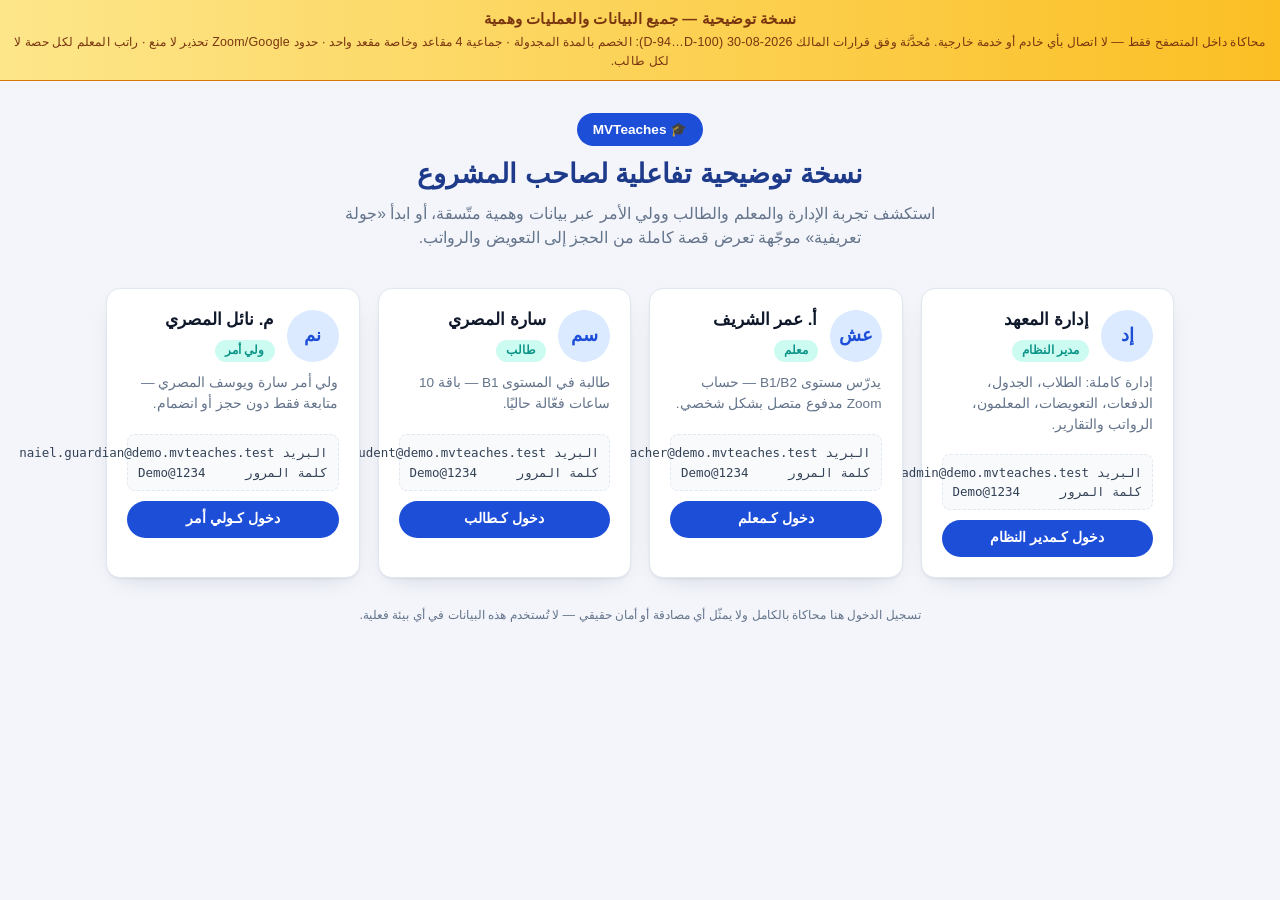
<file: docs/owner-demo/index.html>
<!doctype html>
<html lang="ar" dir="rtl">
<head>
<meta charset="UTF-8">
<meta name="viewport" content="width=device-width, initial-scale=1, maximum-scale=5">
<title>MVTeaches — نسخة توضيحية للمالك</title>
<meta name="robots" content="noindex, nofollow">
<style>
  :root{
    --brand:#1d4ed8; --brand-dark:#1e3a8a; --accent:#0d9488;
    --bg:#f3f5fb; --surface:#ffffff; --surface-2:#f8fafc;
    --text:#0f172a; --muted:#64748b; --border:#e2e8f0;
    --success:#15803d; --success-bg:#dcfce7;
    --warning:#b45309; --warning-bg:#fef3c7;
    --danger:#b91c1c; --danger-bg:#fee2e2;
    --info:#1d4ed8; --info-bg:#dbeafe;
    --neutral-bg:#f1f5f9;
    --radius:14px; --radius-sm:8px;
    --shadow:0 1px 2px rgba(15,23,42,.06), 0 8px 24px -14px rgba(15,23,42,.25);
    --focus:#0d9488;
  }
  *{box-sizing:border-box;}
  html,body{margin:0;padding:0;}
  body{
    background:var(--bg); color:var(--text);
    font-family:"Segoe UI","Tahoma","Geeza Pro","Arial",sans-serif;
    line-height:1.55; min-height:100vh; overflow-x:hidden;
  }
  #app{min-height:100vh; display:flex; flex-direction:column;}
  button{font-family:inherit;}
  a{color:var(--brand);}
  h1,h2,h3,h4{margin:0 0 .4em 0; line-height:1.3;}
  p{margin:0 0 .6em 0;}
  :focus-visible{outline:3px solid var(--focus); outline-offset:2px; border-radius:4px;}
  ::-webkit-scrollbar{height:10px;width:10px;}
  ::-webkit-scrollbar-thumb{background:#cbd5e1;border-radius:8px;}

  /* ---------- demo banner ---------- */
  .demo-banner{
    background:linear-gradient(90deg,#fde68a,#fbbf24);
    color:#78350f; text-align:center; font-weight:700; font-size:.92rem;
    padding:8px 12px; letter-spacing:.2px; position:sticky; top:0; z-index:60;
    border-bottom:1px solid #d97706;
  }
  .demo-banner small{display:block; font-weight:500; font-size:.78rem; margin-top:2px;}

  /* ---------- login ---------- */
  .login-wrap{
    flex:1; display:flex; flex-direction:column; align-items:center;
    padding:32px 16px 60px; gap:28px; max-width:1100px; margin:0 auto; width:100%;
  }
  .login-hero{text-align:center; max-width:640px;}
  .login-hero h1{font-size:1.7rem; color:var(--brand-dark);}
  .login-hero p{color:var(--muted); font-size:.98rem;}
  .brand-badge{
    display:inline-flex; align-items:center; gap:8px; background:var(--brand);
    color:#fff; padding:6px 16px; border-radius:999px; font-weight:700; font-size:.85rem;
    margin-bottom:10px;
  }
  .role-grid{
    display:grid; grid-template-columns:repeat(auto-fit,minmax(250px,1fr));
    gap:18px; width:100%;
  }
  .role-card{
    background:var(--surface); border:1px solid var(--border); border-radius:var(--radius);
    box-shadow:var(--shadow); padding:20px; display:flex; flex-direction:column; gap:10px;
  }
  .role-avatar{
    width:52px; height:52px; border-radius:50%; background:var(--info-bg); color:var(--brand);
    display:flex; align-items:center; justify-content:center; font-weight:800; font-size:1.15rem;
    flex-shrink:0;
  }
  .role-card h3{font-size:1.05rem;}
  .role-card .role-tag{
    display:inline-block; font-size:.72rem; font-weight:700; color:var(--accent);
    background:#ccfbf1; padding:2px 10px; border-radius:999px; width:fit-content;
  }
  .role-card .role-desc{color:var(--muted); font-size:.85rem; min-height:44px;}
  .cred-box{
    background:var(--surface-2); border:1px dashed var(--border); border-radius:var(--radius-sm);
    padding:8px 10px; font-size:.78rem; font-family:"Consolas",monospace; color:#334155;
  }
  .cred-box div{display:flex; justify-content:space-between; gap:8px;}
  .login-note{
    font-size:.78rem; color:var(--muted); text-align:center; max-width:640px;
  }

  /* ---------- buttons ---------- */
  .btn{
    display:inline-flex; align-items:center; justify-content:center; gap:6px;
    border-radius:999px; border:1px solid transparent; padding:9px 18px;
    font-size:.86rem; font-weight:700; cursor:pointer; transition:.15s;
    white-space:nowrap; line-height:1.2;
  }
  .btn:disabled{opacity:.5; cursor:not-allowed;}
  .btn-primary{background:var(--brand); color:#fff;}
  .btn-primary:hover:not(:disabled){background:var(--brand-dark);}
  .btn-accent{background:var(--accent); color:#fff;}
  .btn-accent:hover:not(:disabled){background:#0b7d72;}
  .btn-outline{background:#fff; border-color:var(--border); color:var(--text);}
  .btn-outline:hover:not(:disabled){border-color:var(--brand); color:var(--brand);}
  .btn-danger{background:#fff; border-color:var(--danger); color:var(--danger);}
  .btn-danger:hover:not(:disabled){background:var(--danger-bg);}
  .btn-ghost{background:transparent; color:var(--muted); border-color:transparent; padding:6px 10px;}
  .btn-ghost:hover:not(:disabled){background:var(--neutral-bg); color:var(--text);}
  .btn-sm{padding:6px 12px; font-size:.78rem;}
  .btn-block{width:100%;}

  /* ---------- shell layout ---------- */
  .topbar{
    background:var(--surface); border-bottom:1px solid var(--border);
    display:flex; align-items:center; gap:12px; padding:10px 16px; position:sticky; top:37px; z-index:50;
    flex-wrap:wrap;
  }
  .topbar .brand{display:flex; align-items:center; gap:8px; font-weight:800; color:var(--brand-dark); font-size:1.02rem;}
  .topbar .spacer{flex:1;}
  .role-switch{display:flex; gap:4px; background:var(--neutral-bg); padding:4px; border-radius:999px; flex-wrap:wrap;}
  .role-switch button{
    border:none; background:transparent; padding:6px 12px; border-radius:999px; font-size:.78rem;
    font-weight:700; color:var(--muted); cursor:pointer;
  }
  .role-switch button.active{background:var(--brand); color:#fff;}
  .clock-chip{
    display:flex; align-items:center; gap:8px; background:var(--surface-2); border:1px solid var(--border);
    border-radius:999px; padding:5px 6px 5px 12px; font-size:.78rem; color:var(--text);
  }
  .clock-chip strong{color:var(--brand-dark);}
  .topbar-actions{display:flex; gap:6px; flex-wrap:wrap;}

  .layout{display:flex; flex:1; min-height:0; align-items:stretch;}
  .sidebar{
    width:230px; flex-shrink:0; background:var(--surface); border-left:1px solid var(--border);
    padding:14px 10px; display:flex; flex-direction:column; gap:4px;
  }
  .sidebar button.nav-item{
    display:flex; align-items:center; gap:10px; width:100%; text-align:right; border:none;
    background:transparent; padding:10px 12px; border-radius:var(--radius-sm); font-size:.87rem;
    font-weight:600; color:var(--text); cursor:pointer;
  }
  .sidebar button.nav-item:hover{background:var(--neutral-bg);}
  .sidebar button.nav-item.active{background:var(--info-bg); color:var(--brand-dark);}
  .content{flex:1; min-width:0; padding:20px; display:flex; flex-direction:column; gap:16px;}

  /* ---------- cards / grid / stats ---------- */
  .card{background:var(--surface); border:1px solid var(--border); border-radius:var(--radius); box-shadow:var(--shadow); padding:18px;}
  .card h2{font-size:1.08rem; color:var(--brand-dark);}
  .card .card-sub{color:var(--muted); font-size:.82rem; margin-top:-6px; margin-bottom:12px;}
  .grid{display:grid; gap:14px;}
  .grid-4{grid-template-columns:repeat(4,1fr);}
  .grid-3{grid-template-columns:repeat(3,1fr);}
  .grid-2{grid-template-columns:repeat(2,1fr);}
  @media (max-width:1000px){.grid-4{grid-template-columns:repeat(2,1fr);} .grid-3{grid-template-columns:repeat(2,1fr);}}
  @media (max-width:620px){.grid-4,.grid-3,.grid-2{grid-template-columns:1fr;}}
  .stat{background:var(--surface); border:1px solid var(--border); border-radius:var(--radius); padding:16px; box-shadow:var(--shadow);}
  .stat .stat-label{font-size:.78rem; color:var(--muted); font-weight:700;}
  .stat .stat-value{font-size:1.5rem; font-weight:800; color:var(--brand-dark); margin-top:4px;}
  .stat .stat-hint{font-size:.74rem; color:var(--muted); margin-top:4px;}
  .progress{height:9px; background:var(--neutral-bg); border-radius:999px; overflow:hidden;}
  .progress > span{display:block; height:100%; background:var(--accent);}

  /* ---------- badges ---------- */
  .badge{display:inline-flex; align-items:center; gap:4px; font-size:.72rem; font-weight:700; padding:3px 10px; border-radius:999px;}
  .badge-success{background:var(--success-bg); color:var(--success);}
  .badge-warning{background:var(--warning-bg); color:var(--warning);}
  .badge-danger{background:var(--danger-bg); color:var(--danger);}
  .badge-info{background:var(--info-bg); color:var(--info);}
  .badge-neutral{background:var(--neutral-bg); color:var(--muted);}

  /* ---------- tables ---------- */
  .table-wrap{overflow-x:auto; border:1px solid var(--border); border-radius:var(--radius-sm);}
  table{width:100%; border-collapse:collapse; font-size:.85rem; min-width:560px;}
  thead th{background:var(--surface-2); text-align:right; padding:10px 12px; font-size:.76rem; color:var(--muted); border-bottom:1px solid var(--border); white-space:nowrap;}
  tbody td{padding:10px 12px; border-bottom:1px solid var(--border); vertical-align:middle;}
  tbody tr:last-child td{border-bottom:none;}
  tbody tr:hover{background:var(--surface-2);}

  /* ---------- forms ---------- */
  .field{display:flex; flex-direction:column; gap:5px; margin-bottom:12px;}
  .field label{font-size:.8rem; font-weight:700; color:var(--text);}
  .field .hint{font-size:.74rem; color:var(--muted);}
  .field .err{font-size:.74rem; color:var(--danger); font-weight:700;}
  input[type=text],input[type=number],input[type=date],input[type=time],input[type=email],input[type=password],select,textarea{
    border:1px solid var(--border); border-radius:var(--radius-sm); padding:9px 10px; font-size:.86rem;
    background:#fff; color:var(--text); width:100%; font-family:inherit;
  }
  textarea{resize:vertical; min-height:70px;}
  .form-row{display:grid; grid-template-columns:repeat(2,1fr); gap:12px;}
  @media (max-width:620px){.form-row{grid-template-columns:1fr;}}
  fieldset{border:1px solid var(--border); border-radius:var(--radius-sm); padding:12px; margin:0 0 12px;}
  legend{padding:0 6px; font-size:.82rem; font-weight:700; color:var(--brand-dark);}
  .radio-option{display:flex; align-items:flex-start; gap:8px; padding:8px; border:1px solid var(--border); border-radius:var(--radius-sm); margin-bottom:8px;}
  .radio-option input{margin-top:4px;}
  .radio-option:hover{border-color:var(--brand);}

  /* ---------- empty / info blocks ---------- */
  .empty-state{
    text-align:center; padding:32px 16px; color:var(--muted); border:1px dashed var(--border);
    border-radius:var(--radius); background:var(--surface-2);
  }
  .empty-state .icon{font-size:1.8rem; display:block; margin-bottom:8px;}
  .note-box{
    background:var(--info-bg); border:1px solid #bfdbfe; color:#1e3a8a; border-radius:var(--radius-sm);
    padding:10px 12px; font-size:.82rem;
  }
  .warn-box{
    background:var(--warning-bg); border:1px solid #fde68a; color:#78350f; border-radius:var(--radius-sm);
    padding:10px 12px; font-size:.82rem;
  }
  .sim-tag{font-size:.68rem; font-weight:800; color:#7c2d12; background:#ffedd5; border-radius:6px; padding:2px 7px;}

  /* ---------- modal ---------- */
  .modal-overlay{
    position:fixed; inset:0; background:rgba(15,23,42,.55); display:flex; align-items:center;
    justify-content:center; padding:16px; z-index:200;
  }
  .modal{
    background:#fff; border-radius:var(--radius); max-width:560px; width:100%; max-height:88vh;
    overflow-y:auto; box-shadow:0 24px 60px -12px rgba(0,0,0,.4); padding:20px;
  }
  .modal-head{display:flex; justify-content:space-between; align-items:flex-start; gap:10px; margin-bottom:10px;}
  .modal-foot{display:flex; justify-content:flex-end; gap:8px; margin-top:16px; flex-wrap:wrap;}

  /* ---------- toast ---------- */
  .toast-wrap{position:fixed; bottom:18px; right:18px; left:18px; display:flex; justify-content:center; z-index:300; pointer-events:none;}
  .toast{
    pointer-events:auto; max-width:420px; width:100%; background:#0f172a; color:#fff; border-radius:12px;
    padding:12px 16px; box-shadow:0 12px 30px -10px rgba(0,0,0,.5); display:flex; gap:10px; align-items:flex-start;
    font-size:.85rem; animation:toastin .18s ease-out;
  }
  @keyframes toastin{from{transform:translateY(10px);opacity:0} to{transform:translateY(0);opacity:1}}
  .toast.success{background:#065f46;} .toast.warn{background:#92400e;} .toast.danger{background:#7f1d1d;} .toast.info{background:#1e3a8a;}
  .toast button{background:transparent;border:none;color:#fff;opacity:.7;cursor:pointer;font-size:1rem;}

  /* ---------- tour ---------- */
  .tourbar{
    position:sticky; bottom:0; z-index:100; background:var(--brand-dark); color:#fff;
    padding:12px 18px; display:flex; align-items:center; gap:14px; flex-wrap:wrap; box-shadow:0 -8px 20px -12px rgba(0,0,0,.4);
  }
  .tourbar .tstep{background:#fff; color:var(--brand-dark); font-weight:800; border-radius:999px; padding:3px 12px; font-size:.78rem;}
  .tourbar .ttext{flex:1; min-width:220px; font-size:.86rem;}
  .tour-flash{animation:tourflash 1.4s ease-in-out 2;}
  @keyframes tourflash{0%,100%{box-shadow:0 0 0 0 rgba(13,148,136,0)} 50%{box-shadow:0 0 0 6px rgba(13,148,136,.45)}}

  .child-switch{display:flex; gap:8px; flex-wrap:wrap; margin-bottom:2px;}
  .child-switch button{
    border:1px solid var(--border); background:#fff; border-radius:999px; padding:7px 16px; font-size:.82rem;
    font-weight:700; cursor:pointer; color:var(--text);
  }
  .child-switch button.active{background:var(--brand); border-color:var(--brand); color:#fff;}

  .kv{display:flex; justify-content:space-between; gap:10px; font-size:.85rem; padding:6px 0; border-bottom:1px dashed var(--border);}
  .kv:last-child{border-bottom:none;}
  .kv .k{color:var(--muted);}
  .kv .v{font-weight:700;}

  .meet-tiles{display:grid; grid-template-columns:repeat(3,1fr); gap:8px; margin:12px 0;}
  .meet-tile{aspect-ratio:1/1; background:linear-gradient(135deg,#1e3a8a,#0d9488); border-radius:10px; display:flex; align-items:center; justify-content:center; color:#fff; font-weight:800; font-size:1.1rem;}

  @media (max-width:900px){
    .layout{flex-direction:column;}
    .sidebar{width:100%; flex-direction:row; overflow-x:auto; border-left:none; border-bottom:1px solid var(--border); padding:8px;}
    .sidebar button.nav-item{white-space:nowrap; width:auto;}
    .topbar{top:53px;}
    .content{padding:14px;}
  }
</style>
</head>
<body>
<div id="app" role="application" aria-label="MVTeaches — نسخة توضيحية للمالك"></div>

<script>
(function(){
"use strict";

/* ======================================================================
   0. CONSTANTS
   ====================================================================== */
var STORAGE_KEY = "mvteaches_owner_demo_v1";
var STUDENT_ID = "S1";
var TEACHER_ID = "T1";
var GUARDIAN_ID = "G1";
var JOIN_WINDOW_MIN = 10;      // can join a session up to 10 minutes before it starts
var BOOKING_LEAD_MIN = 60;     // must book a session at least 60 minutes before it starts
var CANCEL_CUTOFF_MIN = 120;   // cannot self-cancel within 2 hours of the session

var memoryOnly = false; // true if localStorage is unavailable — state simply won't survive a refresh

/* ======================================================================
   1. SEED DATA  (all names, numbers, emails and dates below are fictional)
   ====================================================================== */
function buildSeed(){
  return {
    meta:{ version:1 },
    clock:"2026-09-01T08:00:00",
    settings:{
      certificateRequiredHours:30,
      pricePerHourJOD:12,
      paymentProviderLabel:"مزود الدفع قيد الاختيار"
    },
    levels:[
      {id:"A1", name:"A1 — مبتدئ"},
      {id:"A2", name:"A2 — ابتدائي"},
      {id:"B1", name:"B1 — متوسط"},
      {id:"B2", name:"B2 — فوق المتوسط"}
    ],
    teachers:[
      {id:"T1", name:"أ. عمر الشريف", levelIds:["B1","B2"],
        provider:{type:"zoom_paid", status:"Connected", accountLabel:"omar.sharif.teach@example-demo.test"},
        rate:{amount:8, currency:"JOD"}},
      {id:"T2", name:"أ. ليلى حمدان", levelIds:["A1","A2","B1"],
        provider:{type:"zoom_basic", status:"Connected", accountLabel:"laila.h.demo@example-demo.test"},
        rate:{amount:6, currency:"JOD"}},
      {id:"T3", name:"أ. كريم الدروبي", levelIds:["B1","B2"],
        provider:{type:"google_meet", status:"Connected", accountLabel:"kareem.drobi.demo@example-demo.test"},
        rate:{amount:10, currency:"USD"}},
      {id:"T4", name:"أ. سامر يوسف", levelIds:["A1","A2"],
        provider:{type:"none", status:"Disconnected", accountLabel:null},
        rate:{amount:6, currency:"JOD"}}
    ],
    guardians:[
      {id:"G1", name:"م. نائل المصري", phone:"+962 7 9012 0001", childIds:["S1","S2"]},
      {id:"G2", name:"أ. هبة قاسم", phone:"+962 7 9012 0002", childIds:["S3","S4"]}
    ],
    students:[
      {id:"S1", name:"سارة المصري", levelId:"B1", guardianId:"G1", phone:"+962 7 9012 3456", totalAttendedMinutes:180},
      {id:"S2", name:"يوسف المصري", levelId:"A2", guardianId:"G1", phone:"+962 7 9012 3457", totalAttendedMinutes:0},
      {id:"S3", name:"ريم قاسم", levelId:"B1", guardianId:"G2", phone:"+962 7 9012 3458", totalAttendedMinutes:120},
      {id:"S4", name:"لمى عودة", levelId:"B1", guardianId:"G2", phone:"+962 7 9012 3459", totalAttendedMinutes:0}
    ],
    // D-94: the admin publishes package OFFERS; they are purchasable
    // immediately and need no per-customer activation. A student's own
    // purchased entitlement is a separate row in `packages` below.
    packageOffers:[
      {id:"OF-5",  titleAr:"باقة 5 ساعات",  totalMinutes:300,  price:65,  currency:"JOD", isPublished:true},
      {id:"OF-10", titleAr:"باقة 10 ساعات", totalMinutes:600,  price:120, currency:"JOD", isPublished:true},
      {id:"OF-20", titleAr:"باقة 20 ساعة",  totalMinutes:1200, price:220, currency:"JOD", isPublished:true}
    ],
    packages:[
      // D-95: the atomic unit is the MINUTE, never a whole "session" or "hour" —
      // a 10-hour package is 600 minutes, and a 90-minute lesson costs 90 of them.
      {id:"P-1001", studentId:"S1", offerId:"OF-10", totalMinutes:600, remainingMinutes:420, price:120, currency:"JOD", purchasedAtISO:"2026-08-01T10:00:00", status:"Active"},
      {id:"P-3001", studentId:"S3", offerId:"OF-10", totalMinutes:600, remainingMinutes:480, price:120, currency:"JOD", purchasedAtISO:"2026-08-05T10:00:00", status:"Active"},
      {id:"P-4001", studentId:"S4", offerId:"OF-10", totalMinutes:600, remainingMinutes:600, price:120, currency:"JOD", purchasedAtISO:"2026-08-10T10:00:00", status:"Active"}
    ],
    sessions:[
      {id:"SES-101", levelId:"B1", teacherId:"T1", startISO:"2026-08-18T17:00:00", durationMinutes:60, sessionType:"Group"},
      {id:"SES-102", levelId:"B1", teacherId:"T1", startISO:"2026-08-20T17:00:00", durationMinutes:60, sessionType:"Group"},
      {id:"SES-103", levelId:"B1", teacherId:"T2", startISO:"2026-08-25T17:00:00", durationMinutes:40, sessionType:"Group"},
      {id:"SES-104", levelId:"B1", teacherId:"T3", startISO:"2026-08-27T18:00:00", durationMinutes:60, sessionType:"Group"},
      {id:"SES-201", levelId:"B1", teacherId:"T1", startISO:"2026-09-02T17:00:00", durationMinutes:60, sessionType:"Group"},
      {id:"SES-202", levelId:"B1", teacherId:"T2", startISO:"2026-09-04T17:00:00", durationMinutes:40, sessionType:"Group"},
      {id:"SES-203", levelId:"B1", teacherId:"T1", startISO:"2026-09-09T17:00:00", durationMinutes:60, sessionType:"Group"},
      {id:"SES-204", levelId:"B1", teacherId:"T3", startISO:"2026-09-09T18:00:00", durationMinutes:60, sessionType:"Group"},
      {id:"SES-205", levelId:"A2", teacherId:"T4", startISO:"2026-09-03T16:00:00", durationMinutes:45, sessionType:"Group"},
      {id:"SES-206", levelId:"B1", teacherId:"T2", startISO:"2026-09-05T17:00:00", durationMinutes:40, sessionType:"Group"},
      {id:"SES-207", levelId:"B1", teacherId:"T1", startISO:"2026-09-11T17:00:00", durationMinutes:60, sessionType:"Group"}
    ],
    bookings:[
      {id:"B-101", studentId:"S1", sessionId:"SES-101", status:"Attended", packageId:"P-1001", createdAtISO:"2026-08-15T09:00:00", attendedAtISO:"2026-08-18T17:05:00", isReplacement:false, compensationRequestId:null},
      {id:"B-102", studentId:"S1", sessionId:"SES-102", status:"Attended", packageId:"P-1001", createdAtISO:"2026-08-15T09:00:00", attendedAtISO:"2026-08-20T17:03:00", isReplacement:false, compensationRequestId:null},
      {id:"B-103", studentId:"S1", sessionId:"SES-103", status:"Attended", packageId:"P-1001", createdAtISO:"2026-08-20T09:00:00", attendedAtISO:"2026-08-25T17:02:00", isReplacement:false, compensationRequestId:null},
      {id:"B-104", studentId:"S3", sessionId:"SES-104", status:"Attended", packageId:"P-3001", createdAtISO:"2026-08-20T09:00:00", attendedAtISO:"2026-08-27T18:04:00", isReplacement:false, compensationRequestId:null},
      {id:"B-104b", studentId:"S3", sessionId:"SES-101", status:"Attended", packageId:"P-3001", createdAtISO:"2026-08-10T09:00:00", attendedAtISO:"2026-08-18T17:02:00", isReplacement:false, compensationRequestId:null},
      {id:"B-206a", studentId:"S3", sessionId:"SES-206", status:"Booked", packageId:"P-3001", createdAtISO:"2026-08-28T09:00:00", attendedAtISO:null, isReplacement:false, compensationRequestId:null},
      {id:"B-206b", studentId:"S4", sessionId:"SES-206", status:"Booked", packageId:"P-4001", createdAtISO:"2026-08-28T09:10:00", attendedAtISO:null, isReplacement:false, compensationRequestId:null},
      {id:"B-204a", studentId:"S3", sessionId:"SES-204", status:"Booked", packageId:"P-3001", createdAtISO:"2026-08-29T09:00:00", attendedAtISO:null, isReplacement:false, compensationRequestId:null},
      {id:"B-204b", studentId:"S4", sessionId:"SES-204", status:"Booked", packageId:"P-4001", createdAtISO:"2026-08-29T09:10:00", attendedAtISO:null, isReplacement:false, compensationRequestId:null}
    ],
    compensationRequests:[],
    notifications:[],
    whatsappOutbox:[],
    auditLog:[
      {id:"AUD-0", text:"تم تجهيز البيانات التجريبية الأولية.", atISO:"2026-08-01T08:00:00"}
    ],
    ui:{
      role:null,
      adminTab:"overview", teacherTab:"overview", studentTab:"overview", guardianTab:"overview",
      guardianChildId:"S1"
    }
  };
}

var DEMO_ACCOUNTS = [
  {role:"admin", title:"مدير النظام", name:"إدارة المعهد", initials:"إد",
    email:"admin@demo.mvteaches.test", password:"Demo@1234",
    desc:"إدارة كاملة: الطلاب، الجدول، الدفعات، التعويضات، المعلمون، الرواتب والتقارير."},
  {role:"teacher", title:"معلم", name:"أ. عمر الشريف", initials:"عش",
    email:"omar.teacher@demo.mvteaches.test", password:"Demo@1234",
    desc:"يدرّس مستوى B1/B2 — حساب Zoom مدفوع متصل بشكل شخصي."},
  {role:"student", title:"طالب", name:"سارة المصري", initials:"سم",
    email:"sara.student@demo.mvteaches.test", password:"Demo@1234",
    desc:"طالبة في المستوى B1 — باقة 10 ساعات فعّالة حاليًا."},
  {role:"guardian", title:"ولي أمر", name:"م. نائل المصري", initials:"نم",
    email:"naiel.guardian@demo.mvteaches.test", password:"Demo@1234",
    desc:"ولي أمر سارة ويوسف المصري — متابعة فقط دون حجز أو انضمام."}
];

var ROLE_LABELS = {admin:"مدير النظام", teacher:"معلم", student:"طالب", guardian:"ولي أمر"};

var ADMIN_NAV = [
  {key:"overview", label:"نظرة عامة", icon:"📊"},
  {key:"people", label:"الطلاب وأولياء الأمور", icon:"👪"},
  {key:"levels", label:"المستويات", icon:"🏷️"},
  {key:"packages", label:"الباقات والمدفوعات", icon:"💳"},
  {key:"schedule", label:"الجدول والحصص", icon:"📅"},
  {key:"bookings", label:"الحجوزات والحضور", icon:"✅"},
  {key:"compensation", label:"طلبات التعويض", icon:"🔁"},
  {key:"teachers", label:"المعلمون وجاهزية الفيديو", icon:"🎥"},
  {key:"certificates", label:"الشهادات", icon:"🎓"},
  {key:"payroll", label:"رواتب المعلمين", icon:"🧾"},
  {key:"reports", label:"التقارير المالية", icon:"📈"},
  {key:"ops", label:"المهام والإعدادات", icon:"⚙️"}
];
var TEACHER_NAV = [
  {key:"overview", label:"لوحتي", icon:"📊"},
  {key:"sessions", label:"حصصي", icon:"📅"},
  {key:"roster", label:"طلابي", icon:"👥"},
  {key:"connections", label:"الربط والفيديو", icon:"🎥"},
  {key:"payroll", label:"رواتبي", icon:"🧾"}
];
var STUDENT_NAV = [
  {key:"overview", label:"لوحتي", icon:"📊"},
  {key:"available", label:"الحصص المتاحة", icon:"📅"},
  {key:"upcoming", label:"حصصي القادمة", icon:"🗓️"},
  {key:"history", label:"سجل الحضور والغياب", icon:"✅"},
  {key:"certificate", label:"شهادتي", icon:"🎓"},
  {key:"packages", label:"باقاتي", icon:"💳"},
  {key:"notifications", label:"الإشعارات", icon:"🔔"}
];
var GUARDIAN_NAV = [
  {key:"overview", label:"نظرة عامة", icon:"📊"},
  {key:"history", label:"الحجوزات والحضور", icon:"✅"},
  {key:"packages", label:"الباقات والمدفوعات", icon:"💳"},
  {key:"certificate", label:"الشهادة", icon:"🎓"},
  {key:"notifications", label:"الإشعارات", icon:"🔔"}
];

var PROVIDER_META = {
  zoom_paid:{label:"Zoom (حساب مدفوع)", cap:"بدون حد زمني فعلي على الحصص"},
  zoom_basic:{label:"Zoom Basic (مجاني)", cap:"حتى 40 دقيقة للاجتماع الواحد"},
  google_meet:{label:"Google Meet (حساب مجاني)", cap:"فردي حتى 24 ساعة — جماعي حتى 60 دقيقة"},
  none:{label:"غير متصل", cap:"—"}
};

// Every step's `text` is a function of the ACTUAL current data (never a hand-typed date or
// weekday) so it can never drift from what the screen really shows. `setup` runs only when the
// viewer is currently ON that step, and only ever opens the door for the viewer's own click —
// it never performs the click itself. `complete` fully realizes the step's outcome and is
// replayed (in order, for every step before the target) whenever the tour lands on a later step,
// so skipping ahead with "التالي" or jumping back with "السابق" never leaves the story stuck
// half-finished or references a booking that silently vanished. See applyTourStep().
var TOUR_STEPS = [
  {title:"الإدارة تستعرض النظام", role:"admin", tab:"overview",
   text:"نبدأ من لوحة الإدارة: عدد الطلاب، الباقات الفعّالة، الحصص القادمة، وطلبات التعويض المعلّقة — كل الأرقام محسوبة من نفس البيانات التي سنشاهدها في بقية الجولة."},

  {title:"الطالبة سارة تحجز حصة B1", role:"student", tab:"available",
   complete:function(){ ensureBooking("SES-201"); },
   text:function(){
     var s = getSession("SES-201");
     var when = fmtDateTime(s.startISO)+" مع "+teacherName(s.teacherId);
     var already = state.bookings.some(function(b){ return b.studentId===STUDENT_ID && b.sessionId==="SES-201" && b.status!=="Cancelled"; });
     return already
       ? "✅ الحجز موجود بالفعل لحصة "+when+" — يمكنك الانتقال للخطوة التالية."
       : "اضغطي «حجز» بجانب حصة "+when+" من تبويب «الحصص المتاحة». الحجز يحترم المستوى والسعة والساعات المتبقية في الباقة.";
   }},

  {title:"الانضمام وخصم ساعة واحدة", role:"student", tab:"upcoming",
   setup:function(){ ensureBooking("SES-201"); clockAdvanceTo(addMinutes(getSession("SES-201").startISO, 2)); },
   complete:function(){ this.setup(); var b=studentBookingForSession(STUDENT_ID,"SES-201"); if(b) forceJoin(b.id); },
   text:function(){
     var s = getSession("SES-201");
     var when = fmtDateTime(s.startISO);
     var b = studentBookingForSession(STUDENT_ID, "SES-201");
     if(b && b.status==="Attended") return "✅ تم الانضمام إلى حصة "+when+" وخُصمت ساعة واحدة بالضبط من الباقة. جرّبي الضغط على «انضمام» مرة أخرى لترَي أنها لن تُخصم ثانيةً.";
     if(b && b.status==="NoShow") return "انتهت حصة "+when+" قبل تسجيل الحضور، فاحتُسبت غيابًا وخُصمت ساعتها بدل ذلك.";
     return "اضغطي «انضمام» على حصة "+when+". تُخصم ساعة واحدة بالضبط من الباقة — وإن ضغطتِ الزر مرة أخرى فلن تُخصم أي ساعة إضافية.";
   }},

  {title:"غياب عن حصة محجوزة", role:"student", tab:"history",
   setup:function(){ ensureBooking("SES-202"); clockAdvanceTo(addMinutes(getSession("SES-202").startISO, getSession("SES-202").durationMinutes+1)); },
   complete:function(){ this.setup(); },
   text:function(){
     var s = getSession("SES-202");
     return "انتهت حصة "+fmtDateTime(s.startISO)+" دون انضمام سارة، فسُجّلت تلقائيًا «غياب» وخُصمت ساعتها — الغياب عن حصة محجوزة يُحتسب مثل الحضور تمامًا.";
   }},

  {title:"تقديم طلب تعويض", role:"student", tab:"history",
   complete:function(){ ensureCompensationRequest(); },
   text:function(){
     var missed = state.bookings.find(function(b){ return b.studentId===STUDENT_ID && b.sessionId==="SES-202"; });
     var req = missed && missed.compensationRequestId ? getCompReq(missed.compensationRequestId) : null;
     if(req) return "✅ تم إرسال طلب التعويض بالفعل — حالته الآن: "+(req.status==="Pending"?"قيد المراجعة":(req.status==="Approved"?"تمت الموافقة عليه":"مرفوض"))+".";
     return "اضغطي «تقديم طلب تعويض» بجانب الحصة الفائتة، ثم أرسلي الطلب (يمكن إضافة سبب اختياري).";
   }},

  {title:"الإدارة توافق وتحدد حصة بديلة", role:"admin", tab:"compensation",
   complete:function(){ ensureCompensationApproved(); },
   text:function(){
     var req = state.compensationRequests.find(function(r){ return r.studentId===STUDENT_ID; });
     if(req && req.status==="Approved"){
       var rs = getSession(req.replacementSessionId);
       return "✅ تمت الموافقة بالفعل، والحصة البديلة المحدَّدة: "+fmtDateTime(rs.startISO)+" مع "+teacherName(rs.teacherId)+".";
     }
     return "اضغطي «موافقة» على طلب سارة، ثم اختاري حصة B1 مستقبلية متاحة كحصة بديلة، وأكدي الاختيار.";
   }},

  {title:"الانضمام للحصة البديلة دون خصم إضافي", role:"student", tab:"upcoming",
   setup:function(){ var r=findApprovedReq(); if(r){ clockAdvanceTo(addMinutes(getSession(r.replacementSessionId).startISO,2)); } },
   complete:function(){ this.setup(); var r=findApprovedReq(); if(r) forceJoin(r.replacementBookingId); },
   text:function(){
     var req = findApprovedReq();
     if(!req) return "بانتظار موافقة الإدارة على طلب التعويض في الخطوة السابقة.";
     var rs = getSession(req.replacementSessionId);
     var when = fmtDateTime(rs.startISO);
     var b = getBooking(req.replacementBookingId);
     if(b && b.status==="Attended") return "✅ تم الانضمام إلى الحصة التعويضية ("+when+") ولم تتغيّر الساعات المتبقية في الباقة.";
     return "اضغطي «انضمام» على الحصة المُعلَّمة «تعويض» ("+when+"). لاحظي أن الساعات المتبقية في الباقة لن تتغيّر — الحصة التعويضية لا تُخصم من الرصيد.";
   }},

  {title:"المعلم يراجع الحصة وسجل الأجور", role:"teacher", tab:"payroll",
   text:"من حساب أ. عمر الشريف: سجل الأجور يعكس تلقائيًا كل حصة مكتملة قام بتدريسها، بعملتها الصحيحة."},

  {title:"ولي الأمر يراجع نشاط ابنته", role:"guardian", tab:"overview",
   setup:function(){ state.ui.guardianChildId = "S1"; },
   complete:function(){ this.setup(); },
   text:"من حساب م. نائل المصري: يمكن متابعة تقدّم سارة وسجل حضورها وحالة التعويض، دون أي إمكانية للحجز أو الانضمام نيابة عنها."}
];

/* ======================================================================
   2. UTILITIES
   ====================================================================== */
function pad(n){ return (n<10?"0":"")+n; }
function parseLocal(iso){ return new Date(iso); }
function toLocalISO(d){
  return d.getFullYear()+"-"+pad(d.getMonth()+1)+"-"+pad(d.getDate())+"T"+pad(d.getHours())+":"+pad(d.getMinutes())+":"+pad(d.getSeconds());
}
function addMinutes(iso, mins){
  var d = parseLocal(iso);
  d.setMinutes(d.getMinutes()+mins);
  return toLocalISO(d);
}
var AR_MONTHS = ["يناير","فبراير","مارس","أبريل","مايو","يونيو","يوليو","أغسطس","سبتمبر","أكتوبر","نوفمبر","ديسمبر"];
var AR_DAYS = ["الأحد","الاثنين","الثلاثاء","الأربعاء","الخميس","الجمعة","السبت"];
function fmtDate(iso){
  var d = parseLocal(iso);
  return AR_DAYS[d.getDay()]+"، "+d.getDate()+" "+AR_MONTHS[d.getMonth()]+" "+d.getFullYear();
}
function fmtTime(iso){
  var d = parseLocal(iso);
  var h = d.getHours(); var m = d.getMinutes();
  var ampm = h>=12 ? "م" : "ص";
  var h12 = h%12; if(h12===0) h12=12;
  return h12+":"+pad(m)+" "+ampm;
}
function fmtDateTime(iso){ return fmtDate(iso)+" — "+fmtTime(iso); }
function fmtShortDate(iso){
  var d = parseLocal(iso);
  return d.getDate()+" "+AR_MONTHS[d.getMonth()];
}
// D-95: balances and progress are minutes internally; this is the only
// place they become a human-readable "3 hours and 30 minutes" in Arabic.
function fmtMinutes(mins){
  mins = Math.max(0, Math.round(mins));
  var h = Math.floor(mins/60), m = mins%60;
  if(h===0) return m+" دقيقة";
  if(m===0) return h+" ساعة";
  return h+" ساعة و"+m+" دقيقة";
}
function fmtCurrency(amount, currency){
  var n = Math.round(amount*100)/100;
  var label = currency==="JOD" ? "د.أ" : (currency==="USD" ? "$" : currency);
  return n+" "+label;
}
function esc(s){
  return String(s==null?"":s).replace(/[&<>"']/g, function(c){
    return {"&":"&amp;","<":"&lt;",">":"&gt;","\"":"&quot;","'":"&#39;"}[c];
  });
}
var uidSeq = 1000;
function uid(prefix){ uidSeq++; return prefix+"-"+uidSeq; }

/* ======================================================================
   3. STATE — load / persist
   ====================================================================== */
var state = null;
function loadState(){
  try{
    var raw = window.localStorage.getItem(STORAGE_KEY);
    if(raw){
      var parsed = JSON.parse(raw);
      if(parsed && parsed.meta && parsed.meta.version===1) return parsed;
    }
  }catch(e){
    memoryOnly = true;
  }
  return buildSeed();
}
function persist(){
  try{
    window.localStorage.setItem(STORAGE_KEY, JSON.stringify(state));
  }catch(e){
    memoryOnly = true;
  }
}
state = loadState();

/* ======================================================================
   4. RUNTIME (not persisted): toast / modal / tour
   ====================================================================== */
var runtime = {
  toast:null,
  modal:null,
  tour:{ active:false, step:0 },
  flashTarget:null
};
var toastSeq = 0;
function setToast(message, type){
  toastSeq++;
  var id = toastSeq;
  runtime.toast = {id:id, message:message, type:type||"info"};
  window.setTimeout(function(){
    if(runtime.toast && runtime.toast.id===id){ runtime.toast=null; render(); }
  }, 3600);
}
function setModal(obj){ runtime.modal = obj; }
function closeModalAction(){ runtime.modal = null; render(); }

/* ======================================================================
   5. LOOKUPS & DERIVED HELPERS
   ====================================================================== */
function byId(arr,id){ for(var i=0;i<arr.length;i++){ if(arr[i].id===id) return arr[i]; } return null; }
function getLevel(id){ return byId(state.levels,id); }
function getTeacher(id){ return byId(state.teachers,id); }
function getStudent(id){ return byId(state.students,id); }
function getGuardian(id){ return byId(state.guardians,id); }
function getPackage(id){ return byId(state.packages,id); }
function getSession(id){ return byId(state.sessions,id); }
function getBooking(id){ return byId(state.bookings,id); }
function getCompReq(id){ return byId(state.compensationRequests,id); }
function levelName(id){ var l=getLevel(id); return l?l.name:id; }
function teacherName(id){ var t=getTeacher(id); return t?t.name:id; }
function studentName(id){ var s=getStudent(id); return s?s.name:id; }

function sessionEndISO(s){ return addMinutes(s.startISO, s.durationMinutes); }
function now(){ return parseLocal(state.clock); }
function isFutureSession(s){ return parseLocal(s.startISO) > now(); }
// "Over" means the session's end time has passed. This is deliberately NOT the negation of
// isFutureSession(): a session that has started but not yet ended is neither "future" (for
// booking purposes, correctly) nor "over" (for join/start/roster purposes) -- it is live right
// now, and a teacher or student mid-session must still see the Start/Join button. Confusing
// these two checks was the exact cause of a real reported bug (a booked, not-yet-joined session
// vanishing from "my upcoming sessions" the moment it started).
function isSessionOver(s){ return now() >= parseLocal(sessionEndISO(s)); }
function sessionPhase(s){
  if(parseLocal(s.startISO) > now()) return "upcoming";
  if(!isSessionOver(s)) return "live";
  return "over";
}
function occupiedCount(sessionId){
  var n=0;
  for(var i=0;i<state.bookings.length;i++){
    var b=state.bookings[i];
    if(b.sessionId===sessionId && (b.status==="Booked"||b.status==="Attended"||b.status==="NoShow")) n++;
  }
  return n;
}
// D-98: seat count is a property of the session's TYPE and is fixed by the
// centre — group = 4, private = 1. It is never stored per session and never
// entered by a user, so no screen can widen or narrow it.
function capacityFor(sessionType){ return sessionType === "Private" ? 1 : 4; }
function sessionCapacity(s){ return capacityFor(s.sessionType); }
function seatsAvailable(sessionId){
  var s=getSession(sessionId); if(!s) return 0;
  return Math.max(0, sessionCapacity(s) - occupiedCount(sessionId));
}
function studentBookingForSession(studentId,sessionId){
  for(var i=0;i<state.bookings.length;i++){
    var b=state.bookings[i];
    if(b.studentId===studentId && b.sessionId===sessionId && b.status!=="Cancelled") return b;
  }
  return null;
}
function bookingsForStudent(studentId){
  return state.bookings.filter(function(b){ return b.studentId===studentId; });
}
function sessionsForTeacher(teacherId){
  return state.sessions.filter(function(s){ return s.teacherId===teacherId; });
}
function getActivePackage(studentId){
  var list = state.packages.filter(function(p){ return p.studentId===studentId && p.remainingMinutes>0; });
  list.sort(function(a,b){ return parseLocal(a.purchasedAtISO)-parseLocal(b.purchasedAtISO); });
  return list[0]||null;
}
function packagesForStudent(studentId){
  var list = state.packages.filter(function(p){ return p.studentId===studentId; });
  list.sort(function(a,b){ return parseLocal(b.purchasedAtISO)-parseLocal(a.purchasedAtISO); });
  return list;
}
function providerMeta(type){ return PROVIDER_META[type]||PROVIDER_META.none; }
function isTeacherReady(teacherId){
  var t=getTeacher(teacherId);
  return !!(t && t.provider.status==="Connected" && t.provider.type!=="none");
}
// D-96: this is the teacher's own account limit, used ONLY to warn. It never
// caps the session's scheduled duration, the student's debit, or the pay.
function providerMinutesLimit(t, sessionType){
  if(t.provider.type==="zoom_basic") return 40;
  if(t.provider.type==="google_meet") return sessionType==="Private" ? 1440 : 60;
  return null; // paid Zoom (or unconnected — handled separately as "not ready")
}
// Returns a human-readable warning, or null when the account covers the
// session. A warning is never a reason to refuse the session.
function capabilityWarning(t, durationMinutes, sessionType){
  if(!t || t.provider.type==="none") return null; // "not ready" is a separate, harder state
  var limit = providerMinutesLimit(t, sessionType);
  if(limit===null || durationMinutes<=limit) return null;
  var who = t.provider.type==="zoom_basic" ? "حساب Zoom Basic (مجاني)" : "حساب Google المجاني";
  return who+" ينتهي بعد "+fmtMinutes(limit)+"، بينما هذه الحصة مجدولة "+fmtMinutes(durationMinutes)
       + ". تبقى مدة الحصة وخصم الطالب وراتب المعلم كما هي بالكامل — وإن قطع المزوّد الاجتماع، يُستخدم زر «متابعة الاجتماع» للعودة إلى نفس الحصة.";
}
function pushNotification(obj){
  obj.id = uid("N");
  obj.createdAtISO = state.clock;
  obj.read = false;
  state.notifications.push(obj);
}
function pushAudit(text){
  state.auditLog.unshift({id:uid("AUD"), text:text, atISO:state.clock});
}
function notificationsForStudent(sid){
  return state.notifications.filter(function(n){ return n.audience==="student" && n.studentId===sid; })
    .sort(function(a,b){ return parseLocal(b.createdAtISO)-parseLocal(a.createdAtISO); });
}
// D-100: pay is calculated ONCE per taught session, regardless of how many
// students attended, and never once per student. This function previously
// de-duplicated on (session, teacher, STUDENT), which silently paid a teacher
// twice for one group session with two attendees — a real defect the owner
// caught. The production .NET code never had it (SessionDelivery's primary key
// IS the session id), and the key here is now the session alone to match.
// Amount = hourly rate x SCHEDULED minutes / 60, so 8 JOD/h pays 8 for a
// 60-minute session and 12 for a 90-minute one, with 1 or 4 students present.
function derivePayroll(){
  var bySession = {};
  state.bookings.forEach(function(b){
    if(b.status!=="Attended") return;
    var s = getSession(b.sessionId); if(!s) return;
    var t = getTeacher(s.teacherId); if(!t) return;
    if(bySession[s.id]) { bySession[s.id].attendeeCount++; return; }
    bySession[s.id] = {
      teacherId:t.id, sessionId:s.id, date:s.startISO,
      minutes:s.durationMinutes, rate:t.rate.amount, currency:t.rate.currency,
      amount: Math.round((s.durationMinutes/60)*t.rate.amount*100)/100,
      attendeeCount:1
    };
  });
  return Object.keys(bySession).map(function(k){ return bySession[k]; });
}

/* ======================================================================
   6. BUSINESS RULES / ACTIONS
   ====================================================================== */
function settleNoShows(){
  var changed = false;
  state.bookings.forEach(function(b){
    if(b.status==="Booked"){
      var s = getSession(b.sessionId);
      if(s && now() >= parseLocal(sessionEndISO(s))){
        b.status="NoShow";
        if(b.packageId){
          // D-95: a booked no-show is charged the same scheduled duration a
          // attendance would have been — the hour is spent either way.
          var pkg = getPackage(b.packageId);
          if(pkg) pkg.remainingMinutes = Math.max(0, pkg.remainingMinutes - s.durationMinutes);
        }
        pushNotification({audience:"student", studentId:b.studentId, kind:"noshow",
          text:"تم تسجيل غيابك عن حصة "+levelName(s.levelId)+" بتاريخ "+fmtDateTime(s.startISO)+"، وخُصمت الساعة تلقائيًا رغم عدم الحضور."});
        changed = true;
      }
    }
  });
  return changed;
}

function ensureBooking(sessionId){
  var existing = studentBookingForSession(STUDENT_ID, sessionId);
  if(existing) return existing;
  var pkg = getActivePackage(STUDENT_ID);
  var b = {id:uid("B"), studentId:STUDENT_ID, sessionId:sessionId, status:"Booked",
    packageId: pkg?pkg.id:null, createdAtISO:state.clock, attendedAtISO:null, isReplacement:false, compensationRequestId:null};
  state.bookings.push(b);
  return b;
}
/// Pure state mutation for "attend this booking" — shared by actions.joinSession (real click,
/// with toast/modal feedback) and the guided tour's forceComplete step-replay (silent, no
/// toast/modal, used only when the tour is fast-forwarded past a step the viewer didn't click
/// through manually). Callers are responsible for validating the join window first.
function forceJoin(bookingId){
  var b = getBooking(bookingId);
  if(!b || b.status !== "Booked") return;
  var s = getSession(b.sessionId);
  b.status = "Attended";
  b.attendedAtISO = state.clock;
  var student = getStudent(b.studentId);
  // D-95: the debit is the session's SCHEDULED duration, exactly once. It is
  // not a flat "one hour", not recalculated from how long the meeting really
  // ran, and completely independent of the teacher's video-plan limit.
  student.totalAttendedMinutes += s.durationMinutes;
  if(b.packageId){
    var pkg = getPackage(b.packageId);
    if(pkg) pkg.remainingMinutes = Math.max(0, pkg.remainingMinutes - s.durationMinutes);
  }
  pushNotification({audience:"student", studentId:b.studentId, kind:"attended",
    text:"تم تسجيل حضورك في حصة "+levelName(s.levelId)+" بتاريخ "+fmtDateTime(s.startISO)+"."+(b.isReplacement?" (حصة تعويضية — دون أي خصم إضافي)":"")});
  pushAudit((b.isReplacement?"انضمام إلى حصة تعويضية: ":"انضمام: ")+studentName(b.studentId)+" — "+s.id);
}
function ensureCompensationRequest(){
  settleNoShows();
  var missed = state.bookings.find(function(b){ return b.studentId===STUDENT_ID && b.sessionId==="SES-202" && b.status==="NoShow"; });
  if(!missed) return null;
  var existing = state.compensationRequests.find(function(r){ return r.bookingId===missed.id; });
  if(existing) return existing;
  var req = {id:uid("CR"), studentId:STUDENT_ID, bookingId:missed.id, status:"Pending", reason:"سبب الغياب: ظرف عائلي طارئ (بيانات وهمية).",
    requestedAtISO:state.clock, decidedAtISO:null, decidedBy:null, rejectionReason:null, replacementSessionId:null, replacementBookingId:null};
  state.compensationRequests.push(req);
  missed.compensationRequestId = req.id;
  return req;
}
function findApprovedReq(){
  return state.compensationRequests.find(function(r){ return r.studentId===STUDENT_ID && r.status==="Approved"; }) || null;
}
function ensureCompensationApproved(){
  var req = ensureCompensationRequest();
  if(!req) return null;
  if(req.status==="Approved") return req;
  var sessionId = "SES-203";
  if(seatsAvailable(sessionId)<=0){
    var missedSessionId = req.bookingId ? getBooking(req.bookingId).sessionId : null;
    var alt = state.sessions.find(function(s){ return s.levelId==="B1" && s.id!==missedSessionId && isFutureSession(s) && seatsAvailable(s.id)>0; });
    if(alt) sessionId = alt.id;
  }
  var newBookingId = uid("B-CMP");
  state.bookings.push({id:newBookingId, studentId:STUDENT_ID, sessionId:sessionId, status:"Booked", packageId:null,
    createdAtISO:state.clock, attendedAtISO:null, isReplacement:true, compensationRequestId:req.id});
  req.status="Approved"; req.decidedAtISO=state.clock; req.decidedBy="الإدارة";
  req.replacementSessionId=sessionId; req.replacementBookingId=newBookingId;
  var s = getSession(sessionId);
  pushNotification({audience:"student", studentId:STUDENT_ID, kind:"comp-approved",
    text:"تمت الموافقة على طلب التعويض، وتم تحديد حصة بديلة: "+levelName(s.levelId)+" بتاريخ "+fmtDateTime(s.startISO)+"."});
  var student = getStudent(STUDENT_ID);
  state.whatsappOutbox.push({id:uid("WA"), to:student.phone,
    text:"مرحبًا، تم اعتماد حصة تعويضية جديدة بتاريخ "+fmtDateTime(s.startISO)+" (رسالة محاكاة — لم تُرسل فعليًا).",
    createdAtISO:state.clock, status:"queued-simulated"});
  pushAudit("الإدارة وافقت تلقائيًا (ضمن الجولة التعريفية) على طلب التعويض "+req.id);
  return req;
}
function clockAdvanceTo(targetISO){
  if(parseLocal(targetISO) > parseLocal(state.clock)){
    state.clock = targetISO;
  }
  settleNoShows();
}

var actions = {

  login:function(role){
    state.ui.role = role;
    persist(); render();
  },
  logout:function(){
    state.ui.role = null;
    runtime.tour.active = false;
    persist(); render();
  },
  setTab:function(role, tab){
    state.ui[role+"Tab"] = tab;
    persist(); render();
  },
  setGuardianChild:function(childId){
    state.ui.guardianChildId = childId;
    persist(); render();
  },
  closeModal:function(){ closeModalAction(); },
  dismissToast:function(){ runtime.toast=null; render(); },

  openResetConfirm:function(){
    setModal({kind:"confirm-reset"});
    render();
  },
  confirmReset:function(){
    try{ window.localStorage.removeItem(STORAGE_KEY); }catch(e){}
    var keepRole = state.ui.role;
    state = buildSeed();
    state.ui.role = keepRole;
    runtime.modal = null;
    runtime.tour = {active:false, step:0};
    persist();
    setToast("تمت إعادة ضبط جميع البيانات التجريبية إلى حالتها الأصلية.", "success");
    render();
  },

  advanceClock:function(){
    var before = state.clock;
    state.clock = addMinutes(state.clock, 24*60);
    var changed = settleNoShows();
    persist();
    setToast("تقدّم الوقت التجريبي إلى "+fmtDateTime(state.clock)+(changed?" — تم تحديث حالة بعض الحصص.":" — لا تغييرات جديدة."), "info");
    render();
  },

  startTour:function(){
    // Starting the tour always begins from a clean copy of the seed data. Without this, any
    // earlier free-exploration clicks (or a previous run of the tour itself) could leave a
    // booking already made, a clock already advanced past a step's session, or an hour already
    // deducted — making the tour's own step text describe something that already happened
    // differently, or reference a session no longer visible in the list it just navigated to.
    try{ window.localStorage.removeItem(STORAGE_KEY); }catch(e){}
    state = buildSeed();
    runtime.tour = {active:true, step:0};
    applyTourStep(0);
    persist();
    setToast("بدأت الجولة التعريفية من بيانات نظيفة.", "info");
    render();
  },
  tourNext:function(){
    var next = Math.min(TOUR_STEPS.length-1, runtime.tour.step+1);
    runtime.tour.step = next;
    applyTourStep(next);
    render();
  },
  tourPrev:function(){
    var prev = Math.max(0, runtime.tour.step-1);
    runtime.tour.step = prev;
    applyTourStep(prev);
    render();
  },
  exitTour:function(){
    runtime.tour.active = false;
    render();
  },

  /* ---- student booking ---- */
  bookSession:function(sessionId){
    var s = getSession(sessionId);
    if(!s){ render(); return; }
    var student = getStudent(STUDENT_ID);
    if(s.levelId !== student.levelId){ setToast("هذه الحصة ليست ضمن مستواك الحالي.", "warn"); render(); return; }
    if(parseLocal(s.startISO)-now() < BOOKING_LEAD_MIN*60000){ setToast("لا يمكن حجز حصة تبدأ خلال أقل من ساعة.", "warn"); render(); return; }
    if(seatsAvailable(sessionId)<=0){ setToast("هذه الحصة مكتملة العدد.", "warn"); render(); return; }
    if(studentBookingForSession(STUDENT_ID, sessionId)){ setToast("لديك حجز بالفعل في هذه الحصة.", "warn"); render(); return; }
    var pkg = getActivePackage(STUDENT_ID);
    if(!pkg){ setToast("لا توجد ساعات متبقية في باقتك — الرجاء تجديد الباقة أولًا من تبويب «باقاتي».", "danger"); render(); return; }
    var b = {id:uid("B"), studentId:STUDENT_ID, sessionId:sessionId, status:"Booked", packageId:pkg.id,
      createdAtISO:state.clock, attendedAtISO:null, isReplacement:false, compensationRequestId:null};
    state.bookings.push(b);
    pushNotification({audience:"student", studentId:STUDENT_ID, kind:"booked",
      text:"تم تأكيد حجزك في حصة "+levelName(s.levelId)+" بتاريخ "+fmtDateTime(s.startISO)+"."});
    pushAudit("حجزت الطالبة "+student.name+" حصة "+sessionId);
    runtime.modal = null;
    setToast("تم تأكيد الحجز بنجاح.", "success");
    persist(); render();
  },
  openBookConfirm:function(sessionId){
    setModal({kind:"book-confirm", sessionId:sessionId});
    render();
  },
  openCancelConfirm:function(bookingId){
    setModal({kind:"cancel-confirm", bookingId:bookingId});
    render();
  },
  cancelBooking:function(bookingId){
    var b = getBooking(bookingId);
    if(!b){ render(); return; }
    var s = getSession(b.sessionId);
    if(b.status!=="Booked"){ setToast("لا يمكن إلغاء هذا الحجز في حالته الحالية.", "warn"); render(); return; }
    if(parseLocal(s.startISO)-now() < CANCEL_CUTOFF_MIN*60000){ setToast("لا يمكن إلغاء الحجز قبل أقل من ساعتين من الموعد.", "warn"); render(); return; }
    b.status = "Cancelled";
    pushNotification({audience:"student", studentId:b.studentId, kind:"cancelled",
      text:"تم إلغاء حجزك في حصة "+levelName(s.levelId)+" بتاريخ "+fmtDateTime(s.startISO)+"."});
    pushAudit("ألغت الطالبة "+studentName(b.studentId)+" حجز الحصة "+s.id);
    runtime.modal = null;
    setToast("تم إلغاء الحجز.", "success");
    persist(); render();
  },

  joinSession:function(bookingId){
    var b = getBooking(bookingId);
    if(!b){ render(); return; }
    var s = getSession(b.sessionId);
    var start = parseLocal(s.startISO);
    var end = parseLocal(sessionEndISO(s));
    var windowStart = new Date(start.getTime()-JOIN_WINDOW_MIN*60000);
    if(b.status==="Cancelled"){ setToast("هذا الحجز مُلغى.", "warn"); render(); return; }
    if(b.status==="NoShow"){ setToast("انتهت هذه الحصة وسُجِّلت كغياب بالفعل.", "warn"); render(); return; }
    if(b.status==="Attended"){
      setToast("تم تسجيل حضورك مسبقًا لهذه الحصة — لن يتم خصم أي ساعة إضافية.", "info");
      setModal(meetingModalPayload(s, true));
      render(); return;
    }
    if(now() < windowStart){ setToast("لم يفتح باب الانضمام بعد — يُفتح قبل موعد الحصة بعشر دقائق.", "warn"); render(); return; }
    if(now() >= end){ settleNoShows(); persist(); setToast("انتهت هذه الحصة.", "warn"); render(); return; }
    forceJoin(bookingId);
    setToast(b.isReplacement ? "تم تسجيل الحضور للحصة التعويضية — لم تتغيّر ساعاتك المتبقية." : "تم تسجيل حضورك، وخُصمت ساعة واحدة من باقتك.", "success");
    setModal(meetingModalPayload(s, false));
    persist(); render();
  },

  /* ---- compensation ---- */
  openCompensationForm:function(bookingId){
    setModal({kind:"comp-form", bookingId:bookingId});
    render();
  },
  submitCompensation:function(bookingId, reasonText){
    var b = getBooking(bookingId);
    if(!b){ render(); return; }
    if(b.compensationRequestId){ setToast("تم إرسال طلب تعويض لهذه الحصة مسبقًا.", "warn"); render(); return; }
    var req = {id:uid("CR"), studentId:b.studentId, bookingId:bookingId, status:"Pending",
      reason: reasonText? esc(reasonText) : "لم يُذكر سبب.",
      requestedAtISO:state.clock, decidedAtISO:null, decidedBy:null, rejectionReason:null,
      replacementSessionId:null, replacementBookingId:null};
    state.compensationRequests.push(req);
    b.compensationRequestId = req.id;
    pushAudit("قدّمت "+studentName(b.studentId)+" طلب تعويض عن الحصة "+b.sessionId);
    runtime.modal = null;
    setToast("تم إرسال طلب التعويض إلى الإدارة.", "success");
    persist(); render();
  },
  openApproveCompensation:function(reqId){
    var req = getCompReq(reqId); if(!req){ render(); return; }
    var missed = getBooking(req.bookingId);
    var missedSession = missed? getSession(missed.sessionId): null;
    var options = state.sessions.filter(function(s){
      return missedSession && s.levelId===missedSession.levelId && s.id!==missedSession.id && isFutureSession(s) && seatsAvailable(s.id)>0;
    });
    setModal({kind:"approve-comp", reqId:reqId, options:options, missedSession:missedSession});
    render();
  },
  confirmApproveCompensation:function(reqId, sessionId){
    var req = getCompReq(reqId); if(!req){ render(); return; }
    if(!sessionId){ setToast("الرجاء اختيار حصة بديلة أولًا.", "warn"); render(); return; }
    if(seatsAvailable(sessionId)<=0){ setToast("لم يعد هناك مقعد متاح في هذه الحصة.", "danger"); render(); return; }
    var newBookingId = uid("B-CMP");
    state.bookings.push({id:newBookingId, studentId:req.studentId, sessionId:sessionId, status:"Booked", packageId:null,
      createdAtISO:state.clock, attendedAtISO:null, isReplacement:true, compensationRequestId:reqId});
    req.status = "Approved"; req.decidedAtISO = state.clock; req.decidedBy = "الإدارة";
    req.replacementSessionId = sessionId; req.replacementBookingId = newBookingId;
    var s = getSession(sessionId);
    var student = getStudent(req.studentId);
    pushNotification({audience:"student", studentId:req.studentId, kind:"comp-approved",
      text:"تمت الموافقة على طلب التعويض، وتم تحديد حصة بديلة: "+levelName(s.levelId)+" بتاريخ "+fmtDateTime(s.startISO)+"."});
    state.whatsappOutbox.push({id:uid("WA"), to:student.phone,
      text:"مرحبًا، تم اعتماد حصة تعويضية جديدة بتاريخ "+fmtDateTime(s.startISO)+" (رسالة محاكاة — لم تُرسل فعليًا).",
      createdAtISO:state.clock, status:"queued-simulated"});
    pushAudit("الإدارة وافقت على طلب التعويض "+reqId+" وحدّدت الحصة "+sessionId);
    runtime.modal = null;
    setToast("تمت الموافقة، وأُدرجت رسالة واتساب في قائمة الانتظار (محاكاة).", "success");
    persist(); render();
  },
  openRejectCompensation:function(reqId){
    setModal({kind:"reject-comp", reqId:reqId});
    render();
  },
  confirmRejectCompensation:function(reqId, reasonText){
    var req = getCompReq(reqId); if(!req){ render(); return; }
    req.status = "Rejected"; req.decidedAtISO = state.clock; req.decidedBy = "الإدارة";
    req.rejectionReason = reasonText? esc(reasonText) : "لم يُذكر سبب.";
    pushNotification({audience:"student", studentId:req.studentId, kind:"comp-rejected",
      text:"تم رفض طلب التعويض. السبب: "+req.rejectionReason});
    pushAudit("الإدارة رفضت طلب التعويض "+reqId);
    runtime.modal = null;
    setToast("تم رفض الطلب وإبلاغ الطالب.", "success");
    persist(); render();
  },

  /* ---- teacher / provider ---- */
  startTeacherSession:function(sessionId){
    var s = getSession(sessionId); if(!s){ render(); return; }
    var t = getTeacher(s.teacherId);
    if(!isTeacherReady(t.id)){ setToast("هذا المعلم غير جاهز للحصص الأونلاين — يجب ربط حساب Zoom أو Google Meet أولًا.", "danger"); render(); return; }
    setModal(meetingModalPayload(s, false, true));
    render();
  },
  setTeacherProvider:function(teacherId, providerType){
    var t = getTeacher(teacherId); if(!t){ render(); return; }
    if(providerType==="none"){
      t.provider = {type:"none", status:"Disconnected", accountLabel:null};
      pushAudit("تم فصل ربط الفيديو للمعلم "+t.name+" (محاكاة)");
      setToast("تم قطع الاتصال. أصبح المعلم غير جاهز للحصص الأونلاين.", "warn");
    } else {
      var labelMap = {zoom_paid:t.name.replace(/\s+/g,".").toLowerCase()+"@example-demo.test",
        zoom_basic:t.name.replace(/\s+/g,".").toLowerCase()+"@example-demo.test",
        google_meet:t.name.replace(/\s+/g,".").toLowerCase()+"@example-demo.test"};
      t.provider = {type:providerType, status:"Connected", accountLabel:labelMap[providerType]};
      pushAudit("تم ربط حساب "+providerMeta(providerType).label+" للمعلم "+t.name+" (محاكاة عبر OAuth)");
      setToast("تم ربط "+providerMeta(providerType).label+" بنجاح (محاكاة).", "success");
    }
    persist(); render();
  },

  /* ---- admin: schedule ---- */
  createSession:function(form){
    var levelId = form.level.value;
    var teacherId = form.teacher.value;
    var date = form.date.value;
    var time = form.time.value;
    var duration = parseInt(form.duration.value,10);
    // D-98: no seat-count field exists — capacity follows the session type.
    var sessionType = form.sessionType.value;
    var errBox = document.getElementById("create-session-err");
    function fail(msg){ if(errBox){ errBox.textContent = msg; errBox.style.display="block"; } }
    if(errBox){ errBox.style.display="none"; }
    if(!levelId || !teacherId || !date || !time || !duration || !sessionType){ fail("الرجاء تعبئة جميع الحقول."); return; }
    var t = getTeacher(teacherId);
    if(!t || !isTeacherReady(teacherId)){ fail("هذا المعلم غير جاهز للحصص الأونلاين حاليًا."); return; }
    if(t.levelIds.indexOf(levelId)===-1){ fail("هذا المعلم غير مصرَّح له بتدريس هذا المستوى — يحدد الأدمن مستويات كل معلم."); return; }
    // D-96: the teacher's plan limit is a WARNING, never a refusal. The only
    // hard block left is having no connected account at all (checked above).
    var startISO = date+"T"+time+":00";
    if(parseLocal(startISO) <= now()){ fail("موعد الحصة يجب أن يكون في المستقبل بالنسبة للوقت التجريبي الحالي ("+fmtDateTime(state.clock)+")."); return; }
    var id = uid("SES");
    state.sessions.push({id:id, levelId:levelId, teacherId:teacherId, startISO:startISO, durationMinutes:duration, sessionType:sessionType});
    pushAudit("الإدارة أنشأت حصة جديدة "+id+" ("+levelName(levelId)+" — "+teacherName(teacherId)+" — "+(sessionType==="Private"?"خاصة":"جماعية")+")");
    var warn = capabilityWarning(t, duration, sessionType);
    setToast(warn ? "تم إنشاء الحصة. ⚠️ "+warn : "تم إنشاء الحصة بنجاح.", warn ? "warn" : "success");
    persist(); render();
  },

  /* ---- admin: packages / payments ---- */
  openPurchaseModal:function(studentId){
    setModal({kind:"purchase", studentId:studentId});
    render();
  },
  // D-94: this is the EXCEPTION path (cash / bank transfer / correction), not
  // how a student normally buys. It is admin-only and always audit-logged.
  // The normal path — student picks a published offer, pays through the
  // gateway, entitlement activates on the trusted server-side confirmation —
  // is not simulated here because no payment provider has been selected.
  confirmPurchase:function(studentId, offerId){
    var student = getStudent(studentId); if(!student){ render(); return; }
    var offer = byId(state.packageOffers, offerId);
    if(!offer){ setToast("الرجاء اختيار باقة منشورة أولًا.", "warn"); render(); return; }
    var id = uid("P");
    state.packages.push({id:id, studentId:studentId, offerId:offer.id,
      totalMinutes:offer.totalMinutes, remainingMinutes:offer.totalMinutes,
      price:offer.price, currency:offer.currency, purchasedAtISO:state.clock, status:"Active"});
    pushNotification({audience:"student", studentId:studentId, kind:"package",
      text:"تم تفعيل باقة جديدة ("+offer.titleAr+") برصيد "+fmtMinutes(offer.totalMinutes)+"."});
    pushAudit("تسجيل باقة ودفع يدوي: الإدارة سجّلت الباقة "+id+" ("+offer.titleAr+") للطالب "+student.name+" — مسار استثنائي مُدقَّق، وليس الشراء الاعتيادي.");
    runtime.modal = null;
    setToast("تم تسجيل الدفع اليدوي (محاكاة) وتفعيل الباقة، وسُجِّل ذلك في سجل التدقيق.", "success");
    persist(); render();
  },

  /* ---- admin: settings ---- */
  saveSettings:function(form){
    var hours = parseInt(form.certHours.value,10);
    var price = parseFloat(form.pricePerHour.value);
    if(hours>0){ state.settings.certificateRequiredHours = hours; }
    if(price>0){ state.settings.pricePerHourJOD = price; }
    pushAudit("الإدارة حدّثت الإعدادات العامة (ساعات الشهادة: "+state.settings.certificateRequiredHours+"، سعر الساعة: "+state.settings.pricePerHourJOD+" د.أ)");
    setToast("تم حفظ الإعدادات. القيم الجديدة تُطبَّق فورًا على كل الحسابات الحيّة، دون أي أثر رجعي على السجلات المالية السابقة.", "success");
    persist(); render();
  }
};

function meetingModalPayload(session, isRejoin, isHostStart){
  var t = getTeacher(session.teacherId);
  var provider = t.provider.type;
  var pmeta = providerMeta(provider);
  var text;
  if(isHostStart){
    if(provider==="zoom_paid") text = "سيتم إنشاء اجتماع Zoom تلقائيًا عبر حسابك المدفوع المرتبط (محاكاة). رابط الاستضافة سرّي ولا يُعرض هنا أو يُسجَّل في أي مكان.";
    else if(provider==="zoom_basic") text = "حسابك Zoom Basic (مجاني) — الحد الأقصى الحقيقي 40 دقيقة. مدة هذه الحصة "+session.durationMinutes+" دقيقة (محاكاة).";
    else if(provider==="google_meet") text = "سيتم إنشاء اجتماع Google Meet عبر حسابك المجاني المرتبط (محاكاة). صلاحية الاستضافة تأتي من حساب Google نفسه، بلا رابط استضافة منفصل.";
    else text = "هذا المعلم غير جاهز للحصص الأونلاين حاليًا.";
  } else {
    text = isRejoin
      ? "لقد سجّلنا حضورك مسبقًا لهذه الحصة — يمكنك متابعة الاجتماع، ولن يتم خصم أي ساعة إضافية."
      : "تم تسجيل حضورك بنجاح. هذه نافذة محاكاة لغرفة الاجتماع فقط.";
  }
  return {kind:"meeting", session:session, providerLabel:pmeta.label, text:text};
}

/* ======================================================================
   7. TOUR ENGINE
   ====================================================================== */
// Replays every step's `complete` up to (but not including) idx — in order, each idempotent —
// so landing on step idx always reflects the full outcome of every earlier step, regardless of
// whether the viewer actually clicked through them or jumped straight here with "التالي"/
// "السابق". Only the CURRENT step gets `setup` (which opens the door for the viewer's own click
// without performing it), never `complete` — that would rob the step of its own point.
function applyTourStep(idx){
  for(var i=0;i<idx;i++){
    if(TOUR_STEPS[i].complete){ TOUR_STEPS[i].complete(); }
  }
  var step = TOUR_STEPS[idx];
  if(step.setup){ step.setup(); }
  state.ui.role = step.role;
  state.ui[step.role+"Tab"] = step.tab;
  persist();
}

/* ======================================================================
   8. RENDER — shared bits
   ====================================================================== */
var appEl;

function render(){
  settleNoShows();
  if(!appEl) appEl = document.getElementById("app");
  var html = "";
  html += '<div class="demo-banner">نسخة توضيحية — جميع البيانات والعمليات وهمية'
        + (memoryOnly ? '<small>تعذّر الوصول للتخزين المحلي في هذا المتصفح — التغييرات لن تُحفظ بعد إغلاق الصفحة، وسيستمر العرض بشكل آمن في الذاكرة المؤقتة.</small>' : '<small>محاكاة داخل المتصفح فقط — لا اتصال بأي خادم أو خدمة خارجية. مُحدَّثة وفق قرارات المالك 2026-08-30 (D-94…D-100): الخصم بالمدة المجدولة · جماعية 4 مقاعد وخاصة مقعد واحد · حدود Zoom/Google تحذير لا منع · راتب المعلم لكل حصة لا لكل طالب.</small>')
        + '</div>';
  if(!state.ui.role){
    html += renderLogin();
  } else {
    html += renderShell();
  }
  appEl.innerHTML = html;
  renderOverlays();
  wirePostRenderHints();
}

function renderOverlays(){
  var overlayHost = document.createElement("div");
  overlayHost.id = "overlay-host";
  var pieces = "";
  if(runtime.modal){ pieces += renderModal(runtime.modal); }
  pieces += '<div class="toast-wrap">'+(runtime.toast?renderToast(runtime.toast):'')+'</div>';
  overlayHost.innerHTML = pieces;
  while(overlayHost.firstChild){ appEl.appendChild(overlayHost.firstChild); }
}

function renderToast(t){
  var icon = t.type==="success"?"✅":(t.type==="warn"?"⚠️":(t.type==="danger"?"⛔":"ℹ️"));
  return '<div class="toast '+esc(t.type)+'" role="status">'
       + '<span>'+icon+'</span><div style="flex:1">'+esc(t.message)+'</div>'
       + '<button type="button" data-action="dismissToast" aria-label="إغلاق التنبيه">✕</button></div>';
}

function renderModal(modal){
  var body = "";
  var title = "";
  var foot = "";
  if(modal.kind==="confirm-reset"){
    title = "إعادة ضبط البيانات التجريبية";
    body = '<p>سيتم حذف كل التغييرات التي أجريتها (حجوزات، حضور، طلبات تعويض، باقات جديدة...) والعودة إلى القصة الأصلية بالكامل. هذا الإجراء لا يمكن التراجع عنه.</p>';
    foot = '<button type="button" class="btn btn-outline" data-action="closeModal">تراجع</button>'
         + '<button type="button" class="btn btn-danger" data-action="confirmReset">تأكيد إعادة الضبط</button>';
  } else if(modal.kind==="book-confirm"){
    var s = getSession(modal.sessionId);
    title = "تأكيد الحجز";
    body = renderSessionSummary(s)
         + '<p class="hint" style="margin-top:10px">سيتم حجز مقعدك في هذه الحصة الآن. لن تُخصم أي ساعة من باقتك إلا عند الانضمام الفعلي أو عند تسجيل غياب.</p>';
    foot = '<button type="button" class="btn btn-outline" data-action="closeModal">إلغاء</button>'
         + '<button type="button" class="btn btn-primary" data-action="bookSession" data-session="'+esc(s.id)+'">تأكيد الحجز</button>';
  } else if(modal.kind==="cancel-confirm"){
    var b2 = getBooking(modal.bookingId); var s2 = getSession(b2.sessionId);
    title = "تأكيد إلغاء الحجز";
    body = renderSessionSummary(s2) + '<p class="hint" style="margin-top:10px">لن تُخصم أي ساعة عند الإلغاء.</p>';
    foot = '<button type="button" class="btn btn-outline" data-action="closeModal">تراجع</button>'
         + '<button type="button" class="btn btn-danger" data-action="cancelBooking" data-booking="'+esc(b2.id)+'">تأكيد الإلغاء</button>';
  } else if(modal.kind==="comp-form"){
    var b3 = getBooking(modal.bookingId); var s3 = getSession(b3.sessionId);
    title = "تقديم طلب تعويض";
    body = renderSessionSummary(s3)
         + '<form id="comp-form" data-form="compensation">'
         + '<div class="field"><label for="comp-reason">سبب الغياب (اختياري)</label>'
         + '<textarea id="comp-reason" name="reason" placeholder="مثال: ظرف طارئ..."></textarea></div>'
         + '</form>';
    foot = '<button type="button" class="btn btn-outline" data-action="closeModal">إلغاء</button>'
         + '<button type="button" class="btn btn-primary" data-action="submitCompensationBtn" data-booking="'+esc(b3.id)+'">إرسال الطلب</button>';
  } else if(modal.kind==="approve-comp"){
    title = "الموافقة على طلب التعويض — اختيار حصة بديلة";
    var opts = modal.options;
    if(opts.length===0){
      body = '<div class="empty-state"><span class="icon">📭</span>لا توجد حاليًا حصص متاحة لنفس المستوى ('+levelName(modal.missedSession.levelId)+') لاختيارها كبديل. يمكن العودة لاحقًا بعد إضافة حصص جديدة.</div>';
      foot = '<button type="button" class="btn btn-outline" data-action="closeModal">إغلاق</button>';
    } else {
      body = '<p class="hint">الحصة الفائتة: '+esc(levelName(modal.missedSession.levelId))+' — '+esc(fmtDateTime(modal.missedSession.startISO))+'</p>'
           + '<fieldset><legend>اختر حصة بديلة من نفس المستوى</legend>'
           + opts.map(function(o,i){
               return '<label class="radio-option"><input type="radio" name="replacement-session" value="'+esc(o.id)+'"'+(i===0?' checked':'')+'>'
                    + '<span>'+esc(levelName(o.levelId))+' — '+esc(teacherName(o.teacherId))+'<br>'
                    + '<span class="hint">'+esc(fmtDateTime(o.startISO))+' · '+o.durationMinutes+' دقيقة · '+seatsAvailable(o.id)+'/'+sessionCapacity(o)+' مقاعد متاحة</span></span></label>';
             }).join("")
           + '</fieldset>'
           + '<div id="approve-err" class="err" style="display:none;margin-top:6px"></div>';
      foot = '<button type="button" class="btn btn-outline" data-action="closeModal">إلغاء</button>'
           + '<button type="button" class="btn btn-primary" data-action="confirmApproveBtn" data-req="'+esc(modal.reqId)+'">تأكيد اختيار الحصة البديلة</button>';
    }
  } else if(modal.kind==="reject-comp"){
    title = "رفض طلب التعويض";
    body = '<form id="reject-form" data-form="reject">'
         + '<div class="field"><label for="reject-reason">سبب الرفض (اختياري)</label>'
         + '<textarea id="reject-reason" name="reason" placeholder="مثال: لا يوجد إثبات غياب مقبول..."></textarea></div></form>';
    foot = '<button type="button" class="btn btn-outline" data-action="closeModal">تراجع</button>'
         + '<button type="button" class="btn btn-danger" data-action="confirmRejectBtn" data-req="'+esc(modal.reqId)+'">تأكيد الرفض</button>';
  } else if(modal.kind==="purchase"){
    var stu = getStudent(modal.studentId);
    title = "تسجيل باقة ودفع يدوي — "+stu.name;
    body = '<div class="warn-box" style="margin-bottom:12px">هذا <strong>مسار استثنائي</strong> للنقد أو التحويل البنكي أو التصحيح فقط. الشراء الاعتيادي يتم من الطالب نفسه عبر بوابة الدفع، ويُفعَّل الاستحقاق تلقائيًا بعد تأكيد البوابة الموثوق. كل تسجيل يدوي يُكتب في سجل التدقيق.</div>'
         + '<form id="purchase-form" data-form="purchase">'
         + '<fieldset><legend>اختر باقة منشورة</legend>'
         + state.packageOffers.filter(function(o){ return o.isPublished; }).map(function(o,i){
             return '<label class="radio-option"><input type="radio" name="offer" value="'+esc(o.id)+'"'+(o.id==="OF-10"?' checked':'')+'>'
                  + '<span><strong>'+esc(o.titleAr)+'</strong> — '+esc(fmtCurrency(o.price,o.currency))+'<br>'
                  + '<span class="hint">رصيد '+esc(fmtMinutes(o.totalMinutes))+'</span></span></label>';
           }).join("")
         + '</fieldset>'
         + '<div class="note-box">'+esc(state.settings.paymentProviderLabel)+' — لا يوجد أي تكامل دفع حقيقي في هذه النسخة، ولا تُحاكى أي بوابة.</div>'
         + '</form>';
    foot = '<button type="button" class="btn btn-outline" data-action="closeModal">إلغاء</button>'
         + '<button type="button" class="btn btn-accent" data-action="confirmPurchaseBtn" data-student="'+esc(modal.studentId)+'">تسجيل الدفع اليدوي (محاكاة)</button>';
  } else if(modal.kind==="meeting"){
    var sess = modal.session;
    title = "🎥 محاكاة الاجتماع — "+levelName(sess.levelId);
    body = '<div class="meet-tiles">'
         + '<div class="meet-tile">'+esc(teacherName(sess.teacherId).slice(-2))+'</div>'
         + '<div class="meet-tile">أنت</div>'
         + '<div class="meet-tile">+'+Math.max(0,occupiedCount(sess.id)-1)+'</div>'
         + '</div>'
         + '<p>'+esc(modal.text)+'</p>'
         + '<div class="warn-box">هذه محاكاة داخل المتصفح فقط — لن يُفتح أي رابط أو تطبيق خارجي، ولن يُعرض أي رابط استضافة أو رمز دخول حقيقي.</div>';
    foot = '<button type="button" class="btn btn-primary" data-action="closeModal">إغلاق</button>';
  }
  return '<div class="modal-overlay" data-action="modalOverlayClick"><div class="modal" role="dialog" aria-modal="true" aria-label="'+esc(title)+'" tabindex="-1">'
       + '<div class="modal-head"><h3>'+esc(title)+'</h3><button type="button" class="btn-ghost" data-action="closeModal" aria-label="إغلاق">✕</button></div>'
       + '<div class="modal-body">'+body+'</div>'
       + '<div class="modal-foot">'+foot+'</div>'
       + '</div></div>';
}

function renderSessionSummary(s){
  var t = getTeacher(s.teacherId);
  return '<div class="kv"><span class="k">المستوى</span><span class="v">'+esc(levelName(s.levelId))+'</span></div>'
       + '<div class="kv"><span class="k">المعلم</span><span class="v">'+esc(t.name)+'</span></div>'
       + '<div class="kv"><span class="k">الموعد</span><span class="v">'+esc(fmtDateTime(s.startISO))+'</span></div>'
       + '<div class="kv"><span class="k">المدة</span><span class="v">'+s.durationMinutes+' دقيقة</span></div>'
       + '<div class="kv"><span class="k">نوع الحصة</span><span class="v">'+(s.sessionType==="Private"?"خاصة (فردية)":"جماعية")+'</span></div>'
       + '<div class="kv"><span class="k">المقاعد المتاحة</span><span class="v">'+seatsAvailable(s.id)+' / '+sessionCapacity(s)+'</span></div>';
}

/* ======================================================================
   9. RENDER — login
   ====================================================================== */
function renderLogin(){
  var cards = DEMO_ACCOUNTS.map(function(acc){
    return '<div class="role-card">'
      + '<div style="display:flex;align-items:center;gap:12px">'
      + '<div class="role-avatar">'+esc(acc.initials)+'</div>'
      + '<div><h3>'+esc(acc.name)+'</h3><span class="role-tag">'+esc(acc.title)+'</span></div>'
      + '</div>'
      + '<p class="role-desc">'+esc(acc.desc)+'</p>'
      + '<div class="cred-box"><div><span>البريد</span><span>'+esc(acc.email)+'</span></div><div><span>كلمة المرور</span><span>'+esc(acc.password)+'</span></div></div>'
      + '<button type="button" class="btn btn-primary btn-block" data-action="login" data-role="'+acc.role+'">دخول كـ'+esc(acc.title)+'</button>'
      + '</div>';
  }).join("");
  return '<div class="login-wrap">'
    + '<div class="login-hero">'
    + '<span class="brand-badge">🎓 MVTeaches</span>'
    + '<h1>نسخة توضيحية تفاعلية لصاحب المشروع</h1>'
    + '<p>استكشف تجربة الإدارة والمعلم والطالب وولي الأمر عبر بيانات وهمية متّسقة، أو ابدأ «جولة تعريفية» موجّهة تعرض قصة كاملة من الحجز إلى التعويض والرواتب.</p>'
    + '</div>'
    + '<div class="role-grid">'+cards+'</div>'
    + '<p class="login-note">تسجيل الدخول هنا محاكاة بالكامل ولا يمثّل أي مصادقة أو أمان حقيقي — لا تُستخدم هذه البيانات في أي بيئة فعلية.</p>'
    + '</div>';
}

/* ======================================================================
   10. RENDER — shell (topbar + sidebar + content)
   ====================================================================== */
function renderShell(){
  var role = state.ui.role;
  var nav = role==="admin"?ADMIN_NAV: role==="teacher"?TEACHER_NAV: role==="student"?STUDENT_NAV: GUARDIAN_NAV;
  var activeTab = state.ui[role+"Tab"];
  var content = renderRoleContent(role, activeTab);
  var tourHtml = "";
  if(runtime.tour.active){
    var step = TOUR_STEPS[runtime.tour.step];
    var stepText = typeof step.text === "function" ? step.text() : step.text;
    tourHtml = '<div class="tourbar">'
      + '<span class="tstep">'+(runtime.tour.step+1)+' / '+TOUR_STEPS.length+'</span>'
      + '<div class="ttext"><strong>'+esc(step.title)+':</strong> '+esc(stepText)+'</div>'
      + '<button type="button" class="btn btn-outline btn-sm" data-action="tourPrev" '+(runtime.tour.step===0?'disabled':'')+' style="background:transparent;color:#fff;border-color:rgba(255,255,255,.5)">السابق</button>'
      + '<button type="button" class="btn btn-accent btn-sm" data-action="tourNext" '+(runtime.tour.step===TOUR_STEPS.length-1?'disabled':'')+'>'+(runtime.tour.step===TOUR_STEPS.length-1?'انتهت الجولة':'التالي')+'</button>'
      + '<button type="button" class="btn btn-ghost btn-sm" data-action="exitTour" style="color:#fff">إنهاء الجولة</button>'
      + '</div>';
  }
  var inertAttr = runtime.modal ? ' inert aria-hidden="true"' : '';
  return '<div id="shell-main"'+inertAttr+'>'
    + '<div class="topbar">'
    + '<div class="brand">🎓 MVTeaches <span style="font-weight:400;color:var(--muted);font-size:.78rem">— نسخة توضيحية</span></div>'
    + '<div class="role-switch" role="tablist" aria-label="تبديل المستخدم">'
    + ["admin","teacher","student","guardian"].map(function(r){
        return '<button type="button" role="tab" aria-selected="'+(r===role)+'" class="'+(r===role?'active':'')+'" data-action="login" data-role="'+r+'">'+ROLE_LABELS[r]+'</button>';
      }).join("")
    + '</div>'
    + '<div class="spacer"></div>'
    + '<div class="clock-chip" title="الوقت التجريبي — لا علاقة له بالوقت الفعلي لجهازك">⏱️ <strong>'+fmtDateTime(state.clock)+'</strong>'
    + '<button type="button" class="btn btn-ghost btn-sm" data-action="advanceClock" title="محاكاة مرور يوم واحد لتحديث حالة الحصص والغياب">⏩ تقديم يوم</button></div>'
    + '<div class="topbar-actions">'
    + (runtime.tour.active? '' : '<button type="button" class="btn btn-outline btn-sm" data-action="startTour">🧭 جولة تعريفية</button>')
    + '<button type="button" class="btn btn-outline btn-sm" data-action="openResetConfirm">♻️ إعادة ضبط البيانات التجريبية</button>'
    + '<button type="button" class="btn btn-ghost btn-sm" data-action="logout">خروج</button>'
    + '</div></div>'
    + '<div class="layout">'
    + '<nav class="sidebar" aria-label="التنقّل">'
    + nav.map(function(item){
        return '<button type="button" class="nav-item '+(item.key===activeTab?'active':'')+'" data-action="setTab" data-role="'+role+'" data-tab="'+item.key+'" aria-current="'+(item.key===activeTab?'page':'false')+'">'
             + '<span>'+item.icon+'</span><span>'+esc(item.label)+'</span></button>';
      }).join("")
    + '</nav>'
    + '<main class="content">'+content+'</main>'
    + '</div>'
    + tourHtml
    + '</div>';
}

function renderRoleContent(role, tab){
  if(role==="admin") return renderAdmin(tab);
  if(role==="teacher") return renderTeacher(tab);
  if(role==="student") return renderStudent(tab);
  return renderGuardian(tab);
}

/* ======================================================================
   11. RENDER — ADMIN
   ====================================================================== */
function renderAdmin(tab){
  if(tab==="overview") return renderAdminOverview();
  if(tab==="people") return renderAdminPeople();
  if(tab==="levels") return renderAdminLevels();
  if(tab==="packages") return renderAdminPackages();
  if(tab==="schedule") return renderAdminSchedule();
  if(tab==="bookings") return renderAdminBookings();
  if(tab==="compensation") return renderAdminCompensation();
  if(tab==="teachers") return renderAdminTeachers();
  if(tab==="certificates") return renderAdminCertificates();
  if(tab==="payroll") return renderAdminPayroll();
  if(tab==="reports") return renderAdminReports();
  if(tab==="ops") return renderAdminOps();
  return "";
}

function renderAdminOverview(){
  var activeStudents = state.students.length;
  var activePkgs = state.packages.filter(function(p){ return p.remainingMinutes>0; }).length;
  var upcoming = state.sessions.filter(function(s){ return !isSessionOver(s); }).length;
  var pendingComp = state.compensationRequests.filter(function(r){ return r.status==="Pending"; }).length;
  var stats = [
    {label:"الطلاب المسجّلون", value:activeStudents, hint:state.guardians.length+" ولي أمر"},
    {label:"الباقات الفعّالة", value:activePkgs, hint:state.packages.length+" باقة إجمالًا"},
    {label:"الحصص القادمة", value:upcoming, hint:state.sessions.length+" حصة إجمالًا"},
    {label:"طلبات تعويض معلّقة", value:pendingComp, hint:state.compensationRequests.length+" طلب إجمالًا"}
  ];
  return '<div class="grid grid-4">'+stats.map(renderStatCard).join("")+'</div>'
    + '<div class="card">'
    + '<h2>الحصص القادمة الأقرب</h2><p class="card-sub">أقرب خمس حصص مجدولة، من كل المستويات</p>'
    + renderSessionsTable(state.sessions.filter(function(s){ return !isSessionOver(s); }).sort(function(a,b){return parseLocal(a.startISO)-parseLocal(b.startISO);}).slice(0,5), {showLevel:true})
    + '</div>'
    + '<div class="card"><h2>آخر الأنشطة</h2>'+renderAuditList(state.auditLog.slice(0,6))+'</div>';
}

function renderStatCard(s){
  return '<div class="stat"><div class="stat-label">'+esc(s.label)+'</div><div class="stat-value">'+s.value+'</div><div class="stat-hint">'+esc(s.hint)+'</div></div>';
}

function renderAuditList(list){
  if(list.length===0) return '<div class="empty-state"><span class="icon">🗒️</span>لا توجد أنشطة مسجّلة بعد.</div>';
  return '<div class="table-wrap"><table><thead><tr><th>الوقت</th><th>الحدث</th></tr></thead><tbody>'
    + list.map(function(a){ return '<tr><td style="white-space:nowrap">'+esc(fmtDateTime(a.atISO))+'</td><td>'+esc(a.text)+'</td></tr>'; }).join("")
    + '</tbody></table></div>';
}

function renderAdminPeople(){
  var rows = state.students.map(function(s){
    var g = getGuardian(s.guardianId);
    var pkg = getActivePackage(s.id);
    return '<tr><td>'+esc(s.name)+'</td><td>'+esc(levelName(s.levelId))+'</td><td>'+esc(g?g.name:"—")+'</td>'
      + '<td>'+(pkg? esc(fmtMinutes(pkg.remainingMinutes))+' من '+esc(fmtMinutes(pkg.totalMinutes)) : '<span class="badge badge-neutral">لا توجد باقة نشطة</span>')+'</td>'
      + '<td>'+esc(fmtMinutes(s.totalAttendedMinutes))+'</td></tr>';
  }).join("");
  var gRows = state.guardians.map(function(g){
    return '<tr><td>'+esc(g.name)+'</td><td>'+esc(g.phone)+'</td><td>'+g.childIds.map(studentName).map(esc).join('، ')+'</td></tr>';
  }).join("");
  return '<div class="card"><h2>الطلاب</h2><p class="card-sub">كل الطلاب المسجّلين وحالتهم الحالية</p>'
    + '<div class="table-wrap"><table><thead><tr><th>الاسم</th><th>المستوى</th><th>ولي الأمر</th><th>الباقة الحالية</th><th>إجمالي الساعات المحضورة</th></tr></thead><tbody>'+rows+'</tbody></table></div></div>'
    + '<div class="card"><h2>أولياء الأمور</h2>'
    + '<div class="table-wrap"><table><thead><tr><th>الاسم</th><th>الهاتف</th><th>الأبناء</th></tr></thead><tbody>'+gRows+'</tbody></table></div></div>';
}

function renderAdminLevels(){
  var rows = state.levels.map(function(l){
    var studentCount = state.students.filter(function(s){ return s.levelId===l.id; }).length;
    var sessionCount = state.sessions.filter(function(s){ return s.levelId===l.id; }).length;
    return '<tr><td>'+esc(l.name)+'</td><td>'+studentCount+'</td><td>'+sessionCount+'</td></tr>';
  }).join("");
  return '<div class="card"><h2>المستويات</h2><p class="card-sub">مستويات المنهج المعتمدة حاليًا</p>'
    + '<div class="table-wrap"><table><thead><tr><th>المستوى</th><th>عدد الطلاب</th><th>عدد الحصص</th></tr></thead><tbody>'+rows+'</tbody></table></div></div>';
}

function renderAdminPackages(){
  var rows = state.packages.slice().sort(function(a,b){return parseLocal(b.purchasedAtISO)-parseLocal(a.purchasedAtISO);}).map(function(p){
    var st = p.remainingMinutes>0 ? '<span class="badge badge-success">نشطة</span>' : '<span class="badge badge-neutral">مكتملة</span>';
    return '<tr><td>'+esc(p.id)+'</td><td>'+esc(studentName(p.studentId))+'</td><td>'+esc(fmtMinutes(p.remainingMinutes))+' من '+esc(fmtMinutes(p.totalMinutes))+'</td>'
      + '<td>'+esc(fmtCurrency(p.price,p.currency))+'</td><td>'+esc(fmtDate(p.purchasedAtISO))+'</td><td>'+st+'</td></tr>';
  }).join("");
  var studentOptions = state.students.map(function(s){ return '<option value="'+s.id+'">'+esc(s.name)+' — '+esc(levelName(s.levelId))+'</option>'; }).join("");
  return '<div class="card"><h2>تسجيل باقة ودفعة جديدة</h2>'
    + '<p class="card-sub">'+esc(state.settings.paymentProviderLabel)+'</p>'
    + '<div class="form-row"><div class="field"><label for="quick-student">الطالب</label><select id="quick-student">'+studentOptions+'</select></div>'
    + '<div class="field" style="justify-content:flex-end"><button type="button" class="btn btn-primary" data-action="openPurchaseFromSelect">تسجيل باقة جديدة</button></div></div></div>'
    + '<div class="card"><h2>سجل الباقات والمدفوعات</h2>'
    + '<div class="table-wrap"><table><thead><tr><th>رقم الباقة</th><th>الطالب</th><th>الساعات المتبقية</th><th>السعر</th><th>تاريخ الشراء</th><th>الحالة</th></tr></thead><tbody>'+rows+'</tbody></table></div></div>';
}

function renderAdminSchedule(){
  var teacherOptions = state.teachers.map(function(t){
    if(!isTeacherReady(t.id)) return "";
    return '<option value="'+t.id+'">'+esc(t.name)+' — '+esc(providerMeta(t.provider.type).label)+'</option>';
  }).join("");
  var notReady = state.teachers.filter(function(t){ return !isTeacherReady(t.id); });
  var levelOptions = state.levels.map(function(l){ return '<option value="'+l.id+'">'+esc(l.name)+'</option>'; }).join("");
  var allSessions = state.sessions.slice().sort(function(a,b){return parseLocal(a.startISO)-parseLocal(b.startISO);});
  return '<div class="card"><h2>إنشاء حصة جديدة</h2>'
    + '<form id="create-session-form" data-form="create-session">'
    + '<div class="form-row">'
    + '<div class="field"><label for="cs-level">المستوى</label><select id="cs-level" name="level">'+levelOptions+'</select></div>'
    + '<div class="field"><label for="cs-teacher">المعلم</label><select id="cs-teacher" name="teacher">'+teacherOptions+'</select>'
    + '<span class="hint" id="cs-teacher-hint"></span></div>'
    + '</div>'
    + '<div class="form-row">'
    + '<div class="field"><label for="cs-date">التاريخ</label><input type="date" id="cs-date" name="date" value="2026-09-15"></div>'
    + '<div class="field"><label for="cs-time">الوقت</label><input type="time" id="cs-time" name="time" value="17:00"></div>'
    + '</div>'
    + '<div class="form-row">'
    + '<div class="field"><label for="cs-duration">المدة (دقيقة)</label><input type="number" id="cs-duration" name="duration" value="60" min="15" max="1440"></div>'
    + '<div class="field"><label for="cs-type">نوع الحصة</label>'
    + '<select id="cs-type" name="sessionType"><option value="Group" selected>جماعية — 4 مقاعد</option><option value="Private">خاصة (فردية) — مقعد واحد</option></select>'
    + '<span class="hint">عدد المقاعد يتبع نوع الحصة تلقائيًا ولا يُدخَل يدويًا.</span></div>'
    + '</div>'
    + (notReady.length? '<div class="warn-box" style="margin-bottom:12px">⚠️ لن يظهر في قائمة المعلمين: '+notReady.map(function(t){return esc(t.name);}).join('، ')+' — غير جاهزين للحصص الأونلاين حاليًا.</div>' : '')
    + '<div id="create-session-err" class="warn-box" style="display:none;margin-bottom:12px"></div>'
    + '<button type="submit" class="btn btn-primary">إنشاء الحصة</button>'
    + '</form></div>'
    + '<div class="card"><h2>كل الحصص</h2><p class="card-sub">عبر جميع المستويات والمعلمين</p>'
    + renderSessionsTable(allSessions, {showLevel:true, showCapacity:true})
    + '</div>';
}

function renderAdminBookings(){
  var rows = state.bookings.slice().sort(function(a,b){
    return parseLocal(getSession(b.sessionId).startISO)-parseLocal(getSession(a.sessionId).startISO);
  }).map(function(b){
    var s = getSession(b.sessionId);
    return '<tr><td>'+esc(studentName(b.studentId))+'</td><td>'+esc(levelName(s.levelId))+'</td>'
      + '<td>'+esc(fmtDateTime(s.startISO))+'</td><td>'+esc(teacherName(s.teacherId))+'</td>'
      + '<td>'+renderBookingStatusBadge(b)+'</td>'
      // D-97: "نوع الحصة" (Group/Private) and "طبيعة الحجز" (Normal/Replacement)
      // are two independent facts and get two independent columns — collapsing
      // them into one was the confusion the owner flagged.
      + '<td>'+(s.sessionType==="Private" ? '<span class="badge badge-neutral">خاصة</span>' : '<span class="badge badge-neutral">جماعية</span>')+'</td>'
      + '<td>'+(b.isReplacement? '<span class="badge badge-info">تعويضي</span>' : '<span class="badge badge-success">عادي</span>')+'</td></tr>';
  }).join("");
  return '<div class="card"><h2>الحجوزات والحضور</h2><p class="card-sub">سجل شامل لكل الحجوزات في النظام</p>'
    + '<div class="table-wrap"><table><thead><tr><th>الطالب</th><th>المستوى</th><th>الموعد</th><th>المعلم</th><th>الحالة</th><th>نوع الحصة</th><th>طبيعة الحجز</th></tr></thead><tbody>'+rows+'</tbody></table></div></div>';
}

function renderBookingStatusBadge(b){
  if(b.status==="Attended") return '<span class="badge badge-success">حضر ✅</span>';
  if(b.status==="NoShow") return '<span class="badge badge-danger">غياب</span>';
  if(b.status==="Cancelled") return '<span class="badge badge-neutral">ملغى</span>';
  return '<span class="badge badge-info">محجوزة</span>';
}

function renderAdminCompensation(){
  var pending = state.compensationRequests.filter(function(r){ return r.status==="Pending"; });
  var decided = state.compensationRequests.filter(function(r){ return r.status!=="Pending"; });
  var pendingHtml = pending.length===0
    ? '<div class="empty-state"><span class="icon">🎉</span>لا توجد طلبات تعويض معلّقة حاليًا.</div>'
    : pending.map(function(r){
        var b = getBooking(r.bookingId); var s = getSession(b.sessionId);
        return '<div class="card" style="box-shadow:none;border-color:var(--warning)">'
          + '<div style="display:flex;justify-content:space-between;flex-wrap:wrap;gap:10px">'
          + '<div><strong>'+esc(studentName(r.studentId))+'</strong> — غاب عن '+esc(levelName(s.levelId))+' بتاريخ '+esc(fmtDateTime(s.startISO))+'<br>'
          + '<span class="hint" style="color:var(--muted)">السبب: '+esc(r.reason)+'</span></div>'
          + '<div style="display:flex;gap:8px;align-self:flex-start">'
          + '<button type="button" class="btn btn-danger btn-sm" data-action="openRejectComp" data-req="'+r.id+'">رفض</button>'
          + '<button type="button" class="btn btn-primary btn-sm" data-action="openApproveComp" data-req="'+r.id+'">موافقة</button>'
          + '</div></div></div>';
      }).join("");
  var decidedRows = decided.map(function(r){
    var b = getBooking(r.bookingId); var s = getSession(b.sessionId);
    var badge = r.status==="Approved" ? '<span class="badge badge-success">تمت الموافقة</span>' : '<span class="badge badge-danger">مرفوض</span>';
    return '<tr><td>'+esc(studentName(r.studentId))+'</td><td>'+esc(fmtDateTime(s.startISO))+'</td><td>'+badge+'</td>'
      + '<td>'+(r.replacementSessionId? esc(fmtDateTime(getSession(r.replacementSessionId).startISO)) : (r.rejectionReason?esc(r.rejectionReason):'—'))+'</td></tr>';
  }).join("");
  return '<div class="card"><h2>طلبات التعويض المعلّقة</h2>'+pendingHtml+'</div>'
    + '<div class="card"><h2>سجل القرارات السابقة</h2>'
    + (decided.length===0? '<div class="empty-state"><span class="icon">🗒️</span>لا توجد قرارات سابقة بعد.</div>'
       : '<div class="table-wrap"><table><thead><tr><th>الطالب</th><th>الحصة الفائتة</th><th>القرار</th><th>التفاصيل</th></tr></thead><tbody>'+decidedRows+'</tbody></table></div>')
    + '</div>'
    + '<div class="card"><h2>صندوق رسائل واتساب (محاكاة)</h2><p class="card-sub">تُدرج الرسالة هنا فقط بعد الموافقة على طلب — <strong>لا تُرسل فعليًا أبدًا في هذه النسخة التوضيحية</strong></p>'
    + renderWhatsAppOutbox()
    + '</div>';
}

function renderWhatsAppOutbox(){
  if(state.whatsappOutbox.length===0) return '<div class="empty-state"><span class="icon">💬</span>لا توجد رسائل في قائمة الانتظار حتى الآن.</div>';
  return '<div class="table-wrap"><table><thead><tr><th>إلى</th><th>النص</th><th>الوقت</th><th>الحالة</th></tr></thead><tbody>'
    + state.whatsappOutbox.slice().reverse().map(function(w){
        return '<tr><td>'+esc(w.to)+'</td><td>'+esc(w.text)+'</td><td>'+esc(fmtDateTime(w.createdAtISO))+'</td><td><span class="badge badge-warning">قيد الانتظار (محاكاة)</span></td></tr>';
      }).join("")
    + '</tbody></table></div>';
}

function renderAdminTeachers(){
  return '<div class="card"><h2>المعلمون وجاهزية الفيديو</h2><p class="card-sub">كل معلم يربط حسابه الشخصي — لا تشتري المؤسسة ولا تدير أي رخصة اجتماعات فيديو لأي معلم</p>'
    + '<div class="grid grid-2">'+state.teachers.map(renderTeacherReadinessCard).join("")+'</div></div>'
    + '<div class="card"><h2>الحصص المسندة لكل معلم</h2>'
    + state.teachers.map(function(t){
        var sess = sessionsForTeacher(t.id);
        return '<h3 style="font-size:.92rem;margin-top:14px">'+esc(t.name)+' <span class="hint" style="font-weight:400;color:var(--muted)">('+sess.length+' حصة)</span></h3>'
          + renderSessionsTable(sess.sort(function(a,b){return parseLocal(a.startISO)-parseLocal(b.startISO);}), {showLevel:true});
      }).join("")
    + '</div>';
}

function renderTeacherReadinessCard(t){
  var pmeta = providerMeta(t.provider.type);
  var ready = isTeacherReady(t.id);
  var badge = ready ? '<span class="badge badge-success">جاهز ✅</span>' : '<span class="badge badge-danger">غير جاهز للحصص الأونلاين</span>';
  var providerOptions = ["zoom_paid","zoom_basic","google_meet","none"].map(function(p){
    return '<option value="'+p+'" '+(t.provider.type===p?'selected':'')+'>'+esc(providerMeta(p).label)+'</option>';
  }).join("");
  return '<div class="card" style="box-shadow:none">'
    + '<div style="display:flex;justify-content:space-between;align-items:center;gap:8px">'
    + '<div><strong>'+esc(t.name)+'</strong><br><span class="hint">'+esc(t.levelIds.map(levelName).join('، '))+'</span></div>'+badge+'</div>'
    + '<div class="kv"><span class="k">المزوّد</span><span class="v">'+esc(pmeta.label)+'</span></div>'
    + '<div class="kv"><span class="k">الحد الحقيقي</span><span class="v">'+esc(pmeta.cap)+'</span></div>'
    + '<div class="kv"><span class="k">الحساب المرتبط</span><span class="v">'+esc(t.provider.accountLabel||'—')+'</span></div>'
    + '<div class="form-row" style="margin-top:10px;align-items:end">'
    + '<div class="field" style="margin-bottom:0"><label for="prov-'+t.id+'">محاكاة ربط/فصل مزوّد</label><select id="prov-'+t.id+'">'+providerOptions+'</select></div>'
    + '<button type="button" class="btn btn-outline btn-sm" data-action="applyProviderBtn" data-teacher="'+t.id+'">تطبيق</button>'
    + '</div></div>';
}

function renderAdminCertificates(){
  var rows = state.students.map(function(s){
    // Required hours stays the admin-facing unit; attendance is minutes, so the
    // comparison happens in minutes and the setting is converted, never the reverse.
    var requiredMinutes = state.settings.certificateRequiredHours * 60;
    var pct = Math.min(100, Math.round(100*s.totalAttendedMinutes/requiredMinutes));
    var eligible = s.totalAttendedMinutes >= requiredMinutes;
    return '<tr><td>'+esc(s.name)+'</td><td>'+esc(levelName(s.levelId))+'</td>'
      + '<td>'+esc(fmtMinutes(s.totalAttendedMinutes))+' من '+state.settings.certificateRequiredHours+' ساعة</td>'
      + '<td><div class="progress"><span style="width:'+pct+'%"></span></div></td>'
      + '<td>'+(eligible? '<span class="badge badge-success">مؤهّل لإصدار الشهادة</span>' : '<span class="badge badge-neutral">قيد التقدّم</span>')+'</td></tr>';
  }).join("");
  return '<div class="card"><h2>الشهادات وتتبّع الساعات المطلوبة</h2>'
    + '<div class="note-box" style="margin-bottom:14px">الحد الأدنى للساعات المطلوبة لإصدار الشهادة هو <strong>إعداد عام قابل للتعديل</strong> من تبويب «المهام والإعدادات»، وليس رقمًا ثابتًا في النظام. يُحسب تقدّم كل طالب دائمًا وفق القيمة الحالية لهذا الإعداد، ولا يُخزَّن أي رقم مستقل لكل طالب.</div>'
    + '<div class="table-wrap"><table><thead><tr><th>الطالب</th><th>المستوى</th><th>الساعات المحضورة</th><th>التقدّم</th><th>الحالة</th></tr></thead><tbody>'+rows+'</tbody></table></div></div>';
}

function renderAdminPayroll(){
  var rows = derivePayroll();
  var byTeacher = {};
  rows.forEach(function(r){
    var key = r.teacherId+"|"+r.currency;
    byTeacher[key] = byTeacher[key] || {teacherId:r.teacherId, currency:r.currency, total:0, count:0};
    byTeacher[key].total += r.amount; byTeacher[key].count += 1;
  });
  var summaryRows = Object.keys(byTeacher).map(function(k){
    var g = byTeacher[k];
    return '<tr><td>'+esc(teacherName(g.teacherId))+'</td><td>'+g.count+' حصة</td><td>'+esc(fmtCurrency(g.total,g.currency))+'</td></tr>';
  }).join("");
  var lineRows = rows.slice().sort(function(a,b){return parseLocal(b.date)-parseLocal(a.date);}).map(function(r){
    return '<tr><td>'+esc(teacherName(r.teacherId))+'</td><td>'+esc(r.sessionId)+' <span class="hint">('+r.attendeeCount+' حاضر)</span></td><td>'+esc(fmtDate(r.date))+'</td>'
      + '<td>'+esc(fmtMinutes(r.minutes))+'</td><td>'+esc(fmtCurrency(r.rate,r.currency))+'/ساعة</td><td>'+esc(fmtCurrency(r.amount,r.currency))+'</td></tr>';
  }).join("");
  return '<div class="card"><h2>ملخّص الرواتب حسب المعلم والعملة</h2>'
    + (summaryRows? '<div class="table-wrap"><table><thead><tr><th>المعلم</th><th>عدد الحصص المكتملة</th><th>الإجمالي المستحق</th></tr></thead><tbody>'+summaryRows+'</tbody></table></div>'
       : '<div class="empty-state"><span class="icon">🧾</span>لا توجد حصص مكتملة بعد لاحتساب رواتب عليها.</div>')
    + '</div>'
    + '<div class="card"><h2>السطور التفصيلية</h2>'
    + (lineRows? '<div class="table-wrap"><table><thead><tr><th>المعلم</th><th>الحصة</th><th>التاريخ</th><th>المدة المجدولة</th><th>سعر الساعة</th><th>المبلغ</th></tr></thead><tbody>'+lineRows+'</tbody></table></div>'
       : '<div class="empty-state"><span class="icon">🧾</span>لا توجد سطور رواتب بعد.</div>')
    + '</div>';
}

function renderAdminReports(){
  var totalRevenue = state.packages.reduce(function(sum,p){ return sum + (p.currency==="JOD"? p.price : 0); }, 0);
  var payroll = derivePayroll();
  var payrollByCurrency = {};
  payroll.forEach(function(r){ payrollByCurrency[r.currency] = (payrollByCurrency[r.currency]||0) + r.amount; });
  var attendedCount = state.bookings.filter(function(b){ return b.status==="Attended"; }).length;
  var noShowCount = state.bookings.filter(function(b){ return b.status==="NoShow"; }).length;
  return '<div class="grid grid-3">'
    + renderStatCard({label:"إجمالي إيرادات الباقات (د.أ)", value:fmtCurrency(totalRevenue,"JOD"), hint:state.packages.length+" عملية شراء"})
    + Object.keys(payrollByCurrency).map(function(c){ return renderStatCard({label:"إجمالي رواتب المعلمين ("+c+")", value:fmtCurrency(payrollByCurrency[c],c), hint:"محسوبة من الحصص المكتملة فعليًا"}); }).join("")
    + renderStatCard({label:"نسبة الحضور مقابل الغياب", value:attendedCount+" / "+noShowCount, hint:"حضور مقابل غياب (بالحصص)"})
    + '</div>'
    + '<div class="card"><h2>ملاحظة منهجية</h2><div class="note-box">'
    + 'الإيرادات والرواتب هنا معروضة كل بعملتها الأصلية دون أي تحويل افتراضي بين العملات، تجنّبًا لافتراض سعر صرف غير مؤكد. هذا تقرير مالي أساسي توضيحي فقط، وليس تقرير محاسبة معتمدًا.'
    + '</div></div>';
}

function renderAdminOps(){
  var integrations = [
    {name:"Zoom OAuth (حسابات المعلمين الشخصية)", status: state.teachers.some(function(t){return t.provider.type==="zoom_paid"||t.provider.type==="zoom_basic";}) ? "مُفعَّل لبعض المعلمين (محاكاة)" : "غير مُفعَّل"},
    {name:"Google Meet OAuth (حسابات المعلمين الشخصية)", status: state.teachers.some(function(t){return t.provider.type==="google_meet";}) ? "مُفعَّل لبعض المعلمين (محاكاة)" : "غير مُفعَّل"},
    {name:"واتساب للإشعارات", status:"قيد الإعداد — الرسائل تُعرض هنا كمحاكاة فقط ولا تُرسل"},
    {name:"مزوّد الدفع", status:state.settings.paymentProviderLabel}
  ];
  var jobs = [
    {name:"تسوية الغياب التلقائي بعد انتهاء الحصص", last: fmtDateTime(state.clock)},
    {name:"تذكير الحصص القادمة عبر واتساب (محاكاة)", last:"يُشغَّل عند تقدّم الوقت التجريبي"},
    {name:"احتساب سطور الرواتب من الحصص المكتملة", last:"يُحسب فوريًا عند كل تحديث"}
  ];
  return '<div class="card"><h2>الإعدادات العامة</h2>'
    + '<p class="card-sub">قيم قابلة للتعديل من هنا — لا تُكتب كأرقام ثابتة في الشيفرة، وتُطبَّق فورًا على كل الحسابات الحيّة</p>'
    + '<form id="settings-form" data-form="settings">'
    + '<div class="form-row">'
    + '<div class="field"><label for="certHours">الحد الأدنى للساعات لإصدار الشهادة</label><input type="number" id="certHours" name="certHours" min="1" value="'+state.settings.certificateRequiredHours+'"></div>'
    + '<div class="field"><label for="pricePerHour">سعر الساعة الافتراضي عند بيع باقة (د.أ)</label><input type="number" id="pricePerHour" name="pricePerHour" min="1" value="'+state.settings.pricePerHourJOD+'"></div>'
    + '</div>'
    + '<button type="submit" class="btn btn-primary">حفظ الإعدادات</button>'
    + '</form></div>'
    + '<div class="card"><h2>قائمة جاهزية التكامل</h2>'
    + '<div class="table-wrap"><table><thead><tr><th>التكامل</th><th>الحالة</th></tr></thead><tbody>'
    + integrations.map(function(i){ return '<tr><td>'+esc(i.name)+'</td><td>'+esc(i.status)+'</td></tr>'; }).join("")
    + '</tbody></table></div></div>'
    + '<div class="card"><h2>ملخّص المهام الخلفية</h2>'
    + '<div class="table-wrap"><table><thead><tr><th>المهمة</th><th>آخر تشغيل / حالة</th></tr></thead><tbody>'
    + jobs.map(function(j){ return '<tr><td>'+esc(j.name)+'</td><td>'+esc(j.last)+'</td></tr>'; }).join("")
    + '</tbody></table></div></div>'
    + '<div class="card"><h2>سجل الأنشطة الكامل</h2>'+renderAuditList(state.auditLog)+'</div>';
}

/* ======================================================================
   12. RENDER — shared: sessions table
   ====================================================================== */
function renderSessionsTable(list, opts){
  opts = opts||{};
  if(list.length===0) return '<div class="empty-state"><span class="icon">📭</span>لا توجد حصص لعرضها هنا حاليًا.</div>';
  return '<div class="table-wrap"><table><thead><tr>'
    + (opts.showLevel? '<th>المستوى</th>':'')
    + '<th>المعلم</th><th>الموعد</th><th>المدة</th>'
    + (opts.showCapacity? '<th>المقاعد</th>':'')
    + '</tr></thead><tbody>'
    + list.map(function(s){
        return '<tr>'+(opts.showLevel? '<td>'+esc(levelName(s.levelId))+'</td>':'')
          + '<td>'+esc(teacherName(s.teacherId))+'</td><td>'+esc(fmtDateTime(s.startISO))+'</td><td>'+s.durationMinutes+' د</td>'
          + (opts.showCapacity? '<td>'+seatsAvailable(s.id)+' / '+sessionCapacity(s)+'</td>':'')
          + '</tr>';
      }).join("")
    + '</tbody></table></div>';
}

/* ======================================================================
   13. RENDER — TEACHER
   ====================================================================== */
function renderTeacher(tab){
  var t = getTeacher(TEACHER_ID);
  if(tab==="overview") return renderTeacherOverview(t);
  if(tab==="sessions") return renderTeacherSessions(t);
  if(tab==="roster") return renderTeacherRoster(t);
  if(tab==="connections") return renderTeacherConnections(t);
  if(tab==="payroll") return renderTeacherPayroll(t);
  return "";
}

function renderTeacherOverview(t){
  var sess = sessionsForTeacher(t.id);
  var upcoming = sess.filter(function(s){ return !isSessionOver(s); }).sort(function(a,b){return parseLocal(a.startISO)-parseLocal(b.startISO);});
  var next = upcoming[0];
  var completed = sess.filter(isSessionOver).length;
  var ready = isTeacherReady(t.id);
  return (ready? '' : '<div class="warn-box">⚠️ حسابك غير جاهز للحصص الأونلاين حاليًا — الرجاء ربط حساب Zoom أو Google Meet من تبويب «الربط والفيديو».</div>')
    + '<div class="grid grid-3">'
    + renderStatCard({label:"حصصي القادمة", value:upcoming.length, hint:sess.length+" حصة إجمالًا"})
    + renderStatCard({label:"حصصي المكتملة", value:completed, hint:"محسوبة تلقائيًا من سجل الحضور"})
    + renderStatCard({label:"جاهزية الفيديو", value: ready? providerMeta(t.provider.type).label : "غير جاهز", hint: ready? providerMeta(t.provider.type).cap : "—"})
    + '</div>'
    + (next? '<div class="card"><h2>حصتي القادمة</h2>'+renderSessionSummary(next)
        + '<button type="button" class="btn btn-accent" style="margin-top:10px" data-action="startTeacherSessionBtn" data-session="'+next.id+'" '+(ready?'':'disabled')+'>بدء الحصة (محاكاة)</button></div>'
      : '<div class="empty-state"><span class="icon">🗓️</span>لا توجد حصة قادمة مجدولة حاليًا.</div>');
}

function renderTeacherSessions(t){
  var sess = sessionsForTeacher(t.id).slice().sort(function(a,b){return parseLocal(a.startISO)-parseLocal(b.startISO);});
  var ready = isTeacherReady(t.id);
  var rows = sess.map(function(s){
    var phase = sessionPhase(s); // "upcoming" | "live" | "over"
    var notOver = phase !== "over";
    var enrolled = occupiedCount(s.id);
    var canStart = notOver && ready;
    var badge = phase==="live" ? '<span class="badge badge-success">جارية الآن</span>'
      : phase==="upcoming" ? '<span class="badge badge-info">قادمة</span>'
      : '<span class="badge badge-neutral">منتهية</span>';
    return '<tr><td>'+esc(levelName(s.levelId))+'</td><td>'+esc(fmtDateTime(s.startISO))+'</td><td>'+s.durationMinutes+' د</td>'
      + '<td>'+enrolled+' / '+sessionCapacity(s)+'</td>'
      + '<td>'+badge+'</td>'
      + '<td>'+(canStart? '<button type="button" class="btn btn-accent btn-sm" data-action="startTeacherSessionBtn" data-session="'+s.id+'">بدء الحصة</button>'
          : (notOver? '<button type="button" class="btn btn-outline btn-sm" disabled title="غير جاهز للحصص الأونلاين">غير جاهز</button>' : '—'))+'</td></tr>';
  }).join("");
  return '<div class="card"><h2>حصصي</h2><p class="card-sub">كل الحصص المسندة إليك فقط — لا يمكنك رؤية حصص معلمين آخرين</p>'
    + '<div class="table-wrap"><table><thead><tr><th>المستوى</th><th>الموعد</th><th>المدة</th><th>الطلاب</th><th>الحالة</th><th>إجراء</th></tr></thead><tbody>'+rows+'</tbody></table></div></div>';
}

function renderTeacherRoster(t){
  var sess = sessionsForTeacher(t.id);
  var sessionIds = sess.map(function(s){return s.id;});
  var bookingsInScope = state.bookings.filter(function(b){ return sessionIds.indexOf(b.sessionId)!==-1 && b.status!=="Cancelled"; });
  var byStudent = {};
  bookingsInScope.forEach(function(b){
    byStudent[b.studentId] = byStudent[b.studentId] || {attended:0, noshow:0, booked:0};
    if(b.status==="Attended") byStudent[b.studentId].attended++;
    else if(b.status==="NoShow") byStudent[b.studentId].noshow++;
    else byStudent[b.studentId].booked++;
  });
  var rows = Object.keys(byStudent).map(function(sid){
    var st = byStudent[sid];
    return '<tr><td>'+esc(studentName(sid))+'</td><td>'+esc(levelName(getStudent(sid).levelId))+'</td>'
      + '<td>'+st.attended+'</td><td>'+st.noshow+'</td><td>'+st.booked+'</td></tr>';
  }).join("");
  return '<div class="card"><h2>طلابي</h2><p class="card-sub">الطلاب المسجّلون في حصصك فقط</p>'
    + (rows? '<div class="table-wrap"><table><thead><tr><th>الطالب</th><th>المستوى</th><th>حضور</th><th>غياب</th><th>حجوزات قادمة</th></tr></thead><tbody>'+rows+'</tbody></table></div>'
      : '<div class="empty-state"><span class="icon">👥</span>لا يوجد طلاب مسجّلون في حصصك بعد.</div>')
    + '</div>';
}

function renderTeacherConnections(t){
  var ready = isTeacherReady(t.id);
  var providerOptions = ["zoom_paid","zoom_basic","google_meet","none"].map(function(p){
    return '<option value="'+p+'" '+(t.provider.type===p?'selected':'')+'>'+esc(providerMeta(p).label)+(p==="none"?'':' — Connect')+'</option>';
  }).join("");
  return '<div class="card"><h2>الربط والفيديو</h2>'
    + '<p class="card-sub">كل معلم يربط حسابه الشخصي عبر OAuth. لا تشتري المؤسسة أو تدير أي رخصة اجتماعات نيابةً عنك.</p>'
    + (ready
        ? '<div class="note-box">حسابك متصل حاليًا: <strong>'+esc(providerMeta(t.provider.type).label)+'</strong> ('+esc(t.provider.accountLabel)+')<br>الحد الحقيقي لهذا المزوّد: '+esc(providerMeta(t.provider.type).cap)+'</div>'
        : '<div class="warn-box">غير جاهز للحصص الأونلاين — لا يمكن إسنادك لحصة أونلاين حتى تربط حسابًا. حساب Google مجاني عادي يكفي، ولا يُشترط اشتراك مدفوع.</div>')
    + '<div class="form-row" style="margin-top:14px;align-items:end">'
    + '<div class="field" style="margin-bottom:0"><label for="teacher-provider-select">محاكاة ربط/فصل حساب</label><select id="teacher-provider-select">'+providerOptions+'</select></div>'
    + '<button type="button" class="btn btn-primary" data-action="applyOwnProviderBtn">تطبيق (محاكاة OAuth)</button>'
    + '</div>'
    + '<p class="hint" style="margin-top:10px">هذا الاختيار محاكاة واجهة فقط لغرض العرض — لا يُنشئ أي اتصال حقيقي بـZoom أو Google.</p>'
    + '</div>'
    + '<div class="card"><h2>أمثلة قدرات المزوّدين في هذه المنصة</h2>'
    + '<div class="grid grid-3">'
    + '<div class="stat"><div class="stat-label">Zoom مدفوع</div><div class="stat-hint">حصص بمدتها الكاملة دون قطع</div></div>'
    + '<div class="stat"><div class="stat-label">Zoom Basic (مجاني)</div><div class="stat-hint">حتى 40 دقيقة فقط للاجتماع</div></div>'
    + '<div class="stat"><div class="stat-label">Google Meet (مجاني)</div><div class="stat-hint">فردي حتى 24 ساعة، جماعي حتى 60 دقيقة</div></div>'
    + '</div></div>';
}

function renderTeacherPayroll(t){
  var rows = derivePayroll().filter(function(r){ return r.teacherId===t.id; }).sort(function(a,b){return parseLocal(b.date)-parseLocal(a.date);});
  var byCurrency = {};
  rows.forEach(function(r){ byCurrency[r.currency]=(byCurrency[r.currency]||0)+r.amount; });
  return '<div class="grid grid-2">'
    + Object.keys(byCurrency).map(function(c){ return renderStatCard({label:"إجمالي المستحق ("+c+")", value:fmtCurrency(byCurrency[c],c), hint:rows.filter(function(r){return r.currency===c;}).length+" حصة"}); }).join("")
    + '</div>'
    + '<div class="card"><h2>سجل رواتبي التفصيلي</h2>'
    + (rows.length? '<div class="table-wrap"><table><thead><tr><th>الحصة</th><th>التاريخ</th><th>المدة المجدولة</th><th>سعر الساعة</th><th>المبلغ</th></tr></thead><tbody>'
        + rows.map(function(r){ return '<tr><td>'+esc(r.sessionId)+' <span class="hint">('+r.attendeeCount+' حاضر)</span></td><td>'+esc(fmtDate(r.date))+'</td><td>'+esc(fmtMinutes(r.minutes))+'</td><td>'+esc(fmtCurrency(r.rate,r.currency))+'</td><td>'+esc(fmtCurrency(r.amount,r.currency))+'</td></tr>'; }).join("")
        + '</tbody></table></div>'
      : '<div class="empty-state"><span class="icon">🧾</span>لا توجد حصص مكتملة بعد.</div>')
    + '</div>';
}

/* ======================================================================
   14. RENDER — STUDENT
   ====================================================================== */
function renderStudent(tab){
  var s = getStudent(STUDENT_ID);
  if(tab==="overview") return renderStudentOverview(s);
  if(tab==="available") return renderStudentAvailable(s);
  if(tab==="upcoming") return renderStudentUpcoming(s);
  if(tab==="history") return renderStudentHistory(s);
  if(tab==="certificate") return renderCertificatePanel(s);
  if(tab==="packages") return renderStudentPackages(s);
  if(tab==="notifications") return renderNotificationsPanel(s.id, "student");
  return "";
}

function renderStudentOverview(s){
  var pkg = getActivePackage(s.id);
  var upcoming = bookingsForStudent(s.id).filter(function(b){ return b.status==="Booked"; })
    .map(function(b){return getSession(b.sessionId);}).filter(isFutureSession)
    .sort(function(a,b){return parseLocal(a.startISO)-parseLocal(b.startISO);});
  return '<div class="grid grid-3">'
    + renderStatCard({label:"المستوى الحالي", value:levelName(s.levelId), hint:"—"})
    + renderStatCard({label:"الرصيد المتبقي", value: pkg? fmtMinutes(pkg.remainingMinutes) : "0", hint: pkg? "من "+fmtMinutes(pkg.totalMinutes)+" — باقة "+pkg.id : "لا توجد باقة نشطة"})
    + renderStatCard({label:"إجمالي المدة المحضورة", value:fmtMinutes(s.totalAttendedMinutes), hint:"نحو شهادة إتمام المستوى"})
    + '</div>'
    + '<div class="card"><h2>حصتي القادمة</h2>'
    + (upcoming[0]? renderSessionSummary(upcoming[0]) : '<div class="empty-state"><span class="icon">🗓️</span>لا توجد حصة قادمة محجوزة — يمكنك الحجز من تبويب «الحصص المتاحة».</div>')
    + '</div>';
}

function renderStudentAvailable(s){
  var pkg = getActivePackage(s.id);
  var available = state.sessions.filter(function(sess){
    return sess.levelId===s.levelId && isFutureSession(sess) && !studentBookingForSession(s.id, sess.id);
  }).sort(function(a,b){return parseLocal(a.startISO)-parseLocal(b.startISO);});
  if(available.length===0){
    return '<div class="empty-state"><span class="icon">📭</span>لا توجد حصص متاحة لمستواك ('+esc(levelName(s.levelId))+') حاليًا.</div>';
  }
  var rows = available.map(function(sess){
    var seats = seatsAvailable(sess.id);
    var full = seats<=0;
    var tooSoon = parseLocal(sess.startISO)-now() < BOOKING_LEAD_MIN*60000;
    var disabled = full || tooSoon || !pkg;
    var label = full? "مكتملة العدد" : (tooSoon? "قريبة جدًا" : (!pkg? "لا توجد ساعات متبقية" : ""));
    return '<tr><td>'+esc(teacherName(sess.teacherId))+'</td><td>'+esc(fmtDateTime(sess.startISO))+'</td><td>'+sess.durationMinutes+' د</td>'
      + '<td>'+seats+' / '+sessionCapacity(sess)+'</td>'
      + '<td>'+(disabled
          ? '<span class="badge badge-neutral">'+label+'</span>'
          : '<button type="button" class="btn btn-primary btn-sm" data-action="openBookConfirmBtn" data-session="'+sess.id+'">حجز</button>')+'</td></tr>';
  }).join("");
  return '<div class="card"><h2>الحصص المتاحة لمستوى '+esc(levelName(s.levelId))+'</h2>'
    + (pkg? '' : '<div class="warn-box" style="margin-bottom:12px">لا توجد لديك ساعات متبقية في أي باقة — لا يمكن الحجز حتى تجديد الباقة.</div>')
    + '<div class="table-wrap"><table><thead><tr><th>المعلم</th><th>الموعد</th><th>المدة</th><th>المقاعد</th><th></th></tr></thead><tbody>'+rows+'</tbody></table></div></div>';
}

function renderStudentUpcoming(s){
  // Booked/Attended is the correct membership test on its own: settleNoShows() (called at the
  // top of every render()) already flips anything past its session end to NoShow before this
  // runs, so a lingering "future start" check here would incorrectly hide a session during the
  // exact window between its start and its end — precisely when the student needs to see the
  // Join button most.
  var upcoming = bookingsForStudent(s.id).filter(function(b){ return b.status==="Booked"||b.status==="Attended"; })
    .sort(function(a,b){ return parseLocal(getSession(a.sessionId).startISO)-parseLocal(getSession(b.sessionId).startISO); });
  if(upcoming.length===0) return '<div class="empty-state"><span class="icon">🗓️</span>لا توجد حصص قادمة محجوزة حاليًا.</div>';
  var rows = upcoming.map(function(b){
    var sess = getSession(b.sessionId);
    var start = parseLocal(sess.startISO);
    var windowStart = new Date(start.getTime()-JOIN_WINDOW_MIN*60000);
    var canJoin = now() >= windowStart && now() < parseLocal(sessionEndISO(sess));
    var canCancel = b.status==="Booked" && (parseLocal(sess.startISO)-now() >= CANCEL_CUTOFF_MIN*60000);
    return '<tr><td>'+esc(teacherName(sess.teacherId))+(b.isReplacement?' <span class="badge badge-info">تعويض</span>':'')+'</td>'
      + '<td>'+esc(fmtDateTime(sess.startISO))+'</td><td>'+sess.durationMinutes+' د</td>'
      + '<td>'+renderBookingStatusBadge(b)+'</td>'
      + '<td style="display:flex;gap:6px;flex-wrap:wrap">'
      + '<button type="button" class="btn btn-accent btn-sm" data-action="joinSessionBtn" data-booking="'+b.id+'" '+(canJoin||b.status==="Attended"?'':'disabled')+' title="'+(canJoin?'':'يفتح باب الانضمام قبل الموعد بعشر دقائق')+'">انضمام</button>'
      + (canCancel? '<button type="button" class="btn btn-outline btn-sm" data-action="openCancelConfirmBtn" data-booking="'+b.id+'">إلغاء</button>' : '')
      + '</td></tr>';
  }).join("");
  return '<div class="card"><h2>حصصي القادمة</h2><p class="card-sub">زر الانضمام يفتح قبل الموعد بعشر دقائق، ويمكن الضغط عليه أكثر من مرة دون أي خصم إضافي بعد الحضور</p>'
    + '<div class="table-wrap"><table><thead><tr><th>المعلم</th><th>الموعد</th><th>المدة</th><th>الحالة</th><th>إجراء</th></tr></thead><tbody>'+rows+'</tbody></table></div></div>';
}

function renderStudentHistory(s){
  var list = bookingsForStudent(s.id).filter(function(b){ return b.status==="Attended"||b.status==="NoShow"; })
    .sort(function(a,b){ return parseLocal(getSession(b.sessionId).startISO)-parseLocal(getSession(a.sessionId).startISO); });
  if(list.length===0) return '<div class="empty-state"><span class="icon">📋</span>لا يوجد سجل حضور بعد.</div>';
  var rows = list.map(function(b){
    var sess = getSession(b.sessionId);
    var req = b.compensationRequestId? getCompReq(b.compensationRequestId) : null;
    var compCell = "—";
    if(b.status==="NoShow"){
      if(!req) compCell = '<button type="button" class="btn btn-outline btn-sm" data-action="openCompFormBtn" data-booking="'+b.id+'">تقديم طلب تعويض</button>';
      else if(req.status==="Pending") compCell = '<span class="badge badge-warning">الطلب قيد المراجعة</span>';
      else if(req.status==="Approved") compCell = '<span class="badge badge-success">تمت الموافقة — بديل بتاريخ '+esc(fmtShortDate(getSession(req.replacementSessionId).startISO))+'</span>';
      else compCell = '<span class="badge badge-danger">مرفوض</span>';
    }
    return '<tr><td>'+esc(teacherName(sess.teacherId))+(b.isReplacement?' <span class="badge badge-info">تعويض</span>':'')+'</td>'
      + '<td>'+esc(fmtDateTime(sess.startISO))+'</td><td>'+renderBookingStatusBadge(b)+'</td><td>'+compCell+'</td></tr>';
  }).join("");
  return '<div class="card"><h2>سجل الحضور والغياب</h2>'
    + '<div class="table-wrap"><table><thead><tr><th>المعلم</th><th>الموعد</th><th>الحالة</th><th>التعويض</th></tr></thead><tbody>'+rows+'</tbody></table></div></div>';
}

function renderCertificatePanel(s){
  var requiredMinutes = state.settings.certificateRequiredHours * 60;
  var pct = Math.min(100, Math.round(100*s.totalAttendedMinutes/requiredMinutes));
  var eligible = s.totalAttendedMinutes >= requiredMinutes;
  return '<div class="card"><h2>تقدّم الشهادة</h2>'
    + '<div class="kv"><span class="k">المدة المحضورة</span><span class="v">'+esc(fmtMinutes(s.totalAttendedMinutes))+'</span></div>'
    + '<div class="kv"><span class="k">الحد المطلوب حاليًا</span><span class="v">'+state.settings.certificateRequiredHours+' ساعة</span></div>'
    + '<div class="progress" style="margin:12px 0"><span style="width:'+pct+'%"></span></div>'
    + (eligible? '<span class="badge badge-success">مبروك — أصبحتِ مؤهّلة لإصدار الشهادة 🎉</span>'
        : '<span class="badge badge-neutral">لا تزال هناك '+esc(fmtMinutes(requiredMinutes - s.totalAttendedMinutes))+' متبقية</span>')
    + '<p class="hint" style="margin-top:10px">هذا التقدّم يُحسب دائمًا وفق القيمة الحالية للحد الأدنى المطلوب، وليس رقمًا مخزّنًا بشكل منفصل لكل طالب.</p>'
    + '</div>';
}

function renderStudentPackages(s){
  var list = packagesForStudent(s.id);
  var rows = list.map(function(p){
    var st = p.remainingMinutes>0? '<span class="badge badge-success">نشطة</span>' : '<span class="badge badge-neutral">مكتملة</span>';
    return '<tr><td>'+esc(p.id)+'</td><td>'+esc(fmtMinutes(p.remainingMinutes))+' من '+esc(fmtMinutes(p.totalMinutes))+'</td><td>'+esc(fmtCurrency(p.price,p.currency))+'</td><td>'+esc(fmtDate(p.purchasedAtISO))+'</td><td>'+st+'</td></tr>';
  }).join("");
  return '<div class="card"><h2>باقاتي</h2><p class="card-sub">'+esc(state.settings.paymentProviderLabel)+' — كل عملية شراء تُسجَّل كباقة ودورة حجز جديدة ومستقلة</p>'
    + (rows? '<div class="table-wrap"><table><thead><tr><th>رقم الباقة</th><th>الساعات المتبقية</th><th>السعر</th><th>تاريخ الشراء</th><th>الحالة</th></tr></thead><tbody>'+rows+'</tbody></table></div>'
      : '<div class="empty-state"><span class="icon">💳</span>لا توجد باقات مسجّلة بعد لهذا الطالب.</div>')
    + '</div>';
}

function renderNotificationsPanel(subjectId, audience){
  var list = state.notifications.filter(function(n){
    if(audience==="student") return n.audience==="student" && n.studentId===subjectId;
    return n.audience==="student" && getStudent(n.studentId) && getStudent(n.studentId).guardianId===subjectId;
  }).sort(function(a,b){ return parseLocal(b.createdAtISO)-parseLocal(a.createdAtISO); });
  if(list.length===0) return '<div class="empty-state"><span class="icon">🔔</span>لا توجد إشعارات بعد.</div>';
  return '<div class="card"><h2>الإشعارات</h2>'
    + '<div class="table-wrap"><table><thead><tr><th>الوقت</th><th>الإشعار</th></tr></thead><tbody>'
    + list.map(function(n){ return '<tr><td style="white-space:nowrap">'+esc(fmtDateTime(n.createdAtISO))+'</td><td>'+esc(n.text)+'</td></tr>'; }).join("")
    + '</tbody></table></div></div>';
}

/* ======================================================================
   15. RENDER — GUARDIAN
   ====================================================================== */
function renderGuardian(tab){
  var g = getGuardian(GUARDIAN_ID);
  var childId = g.childIds.indexOf(state.ui.guardianChildId)!==-1 ? state.ui.guardianChildId : g.childIds[0];
  var child = getStudent(childId);
  var switcher = '<div class="child-switch">'
    + g.childIds.map(function(cid){
        var c = getStudent(cid);
        return '<button type="button" class="'+(cid===childId?'active':'')+'" data-action="setGuardianChild" data-child="'+cid+'">'+esc(c.name)+' — '+esc(levelName(c.levelId))+'</button>';
      }).join("")
    + '</div>'
    + '<div class="note-box" style="margin-bottom:14px">ولي الأمر يمكنه المتابعة فقط، ولا يمكنه الحجز أو الانضمام إلى أي حصة نيابةً عن الطالب.</div>';
  var body = "";
  if(tab==="overview") body = renderStudentOverview(child);
  else if(tab==="history") body = renderStudentHistory(child);
  else if(tab==="packages") body = renderStudentPackages(child);
  else if(tab==="certificate") body = renderCertificatePanel(child);
  else if(tab==="notifications") body = renderNotificationsPanel(g.id, "guardian");
  return switcher + body;
}

/* ======================================================================
   16. EVENT WIRING
   ====================================================================== */
function actionDispatch(name, el){
  var data = el.dataset;
  switch(name){
    case "login": actions.login(data.role); break;
    case "logout": actions.logout(); break;
    case "setTab": actions.setTab(data.role, data.tab); break;
    case "setGuardianChild": actions.setGuardianChild(data.child); break;
    case "closeModal": actions.closeModal(); break;
    case "dismissToast": actions.dismissToast(); break;
    case "openResetConfirm": actions.openResetConfirm(); break;
    case "confirmReset": actions.confirmReset(); break;
    case "advanceClock": actions.advanceClock(); break;
    case "startTour": actions.startTour(); break;
    case "tourNext": actions.tourNext(); break;
    case "tourPrev": actions.tourPrev(); break;
    case "exitTour": actions.exitTour(); break;
    case "openBookConfirmBtn": actions.openBookConfirm(data.session); break;
    case "bookSession": actions.bookSession(data.session); break;
    case "openCancelConfirmBtn": actions.openCancelConfirm(data.booking); break;
    case "cancelBooking": actions.cancelBooking(data.booking); break;
    case "joinSessionBtn": actions.joinSession(data.booking); break;
    case "openCompFormBtn": actions.openCompensationForm(data.booking); break;
    case "submitCompensationBtn":
      var reasonEl = document.getElementById("comp-reason");
      actions.submitCompensation(data.booking, reasonEl? reasonEl.value : "");
      break;
    case "openApproveComp": actions.openApproveCompensation(data.req); break;
    case "confirmApproveBtn":
      var picked = document.querySelector('input[name="replacement-session"]:checked');
      actions.confirmApproveCompensation(data.req, picked? picked.value : null);
      break;
    case "openRejectComp": actions.openRejectCompensation(data.req); break;
    case "confirmRejectBtn":
      var rReason = document.getElementById("reject-reason");
      actions.confirmRejectCompensation(data.req, rReason? rReason.value : "");
      break;
    case "startTeacherSessionBtn": actions.startTeacherSession(data.session); break;
    case "applyProviderBtn":
      var sel = document.getElementById("prov-"+data.teacher);
      actions.setTeacherProvider(data.teacher, sel? sel.value : "none");
      break;
    case "applyOwnProviderBtn":
      var sel2 = document.getElementById("teacher-provider-select");
      actions.setTeacherProvider(TEACHER_ID, sel2? sel2.value : "none");
      break;
    case "openPurchaseFromSelect":
      var studSel = document.getElementById("quick-student");
      actions.openPurchaseModal(studSel? studSel.value : STUDENT_ID);
      break;
    case "confirmPurchaseBtn":
      var pickedOffer = document.querySelector('input[name="offer"]:checked');
      actions.confirmPurchase(data.student, pickedOffer ? pickedOffer.value : null);
      break;
    case "modalOverlayClick":
      if(el === document.activeElement || true){ /* overlay itself clicked (not its children) */ }
      break;
    default: break;
  }
}

document.addEventListener("click", function(e){
  var target = e.target.closest("[data-action]");
  if(!target) return;
  if(target.dataset.action==="modalOverlayClick"){
    if(e.target !== target) return; // only close when the backdrop itself (not the modal box) is clicked
    actions.closeModal();
    return;
  }
  actionDispatch(target.dataset.action, target);
});

document.addEventListener("submit", function(e){
  var form = e.target.closest("form[data-form]");
  if(!form) return;
  e.preventDefault();
  var kind = form.dataset.form;
  if(kind==="create-session") actions.createSession(form);
  else if(kind==="settings") actions.saveSettings(form);
  else if(kind==="compensation"){
    var bId = runtime.modal && runtime.modal.bookingId;
    var reasonEl = document.getElementById("comp-reason");
    if(bId) actions.submitCompensation(bId, reasonEl?reasonEl.value:"");
  }
  else if(kind==="reject"){
    var rId = runtime.modal && runtime.modal.reqId;
    var reasonEl2 = document.getElementById("reject-reason");
    if(rId) actions.confirmRejectCompensation(rId, reasonEl2?reasonEl2.value:"");
  }
  else if(kind==="purchase"){
    var sId = runtime.modal && runtime.modal.studentId;
    var pickedOffer2 = document.querySelector('input[name="offer"]:checked');
    if(sId) actions.confirmPurchase(sId, pickedOffer2 ? pickedOffer2.value : null);
  }
});

document.addEventListener("keydown", function(e){
  if(e.key==="Escape" && runtime.modal){ actions.closeModal(); }
});

function wirePostRenderHints(){
  var teacherSelect = document.getElementById("cs-teacher");
  var hint = document.getElementById("cs-teacher-hint");
  var durationInput = document.getElementById("cs-duration");
  var typeSelect = document.getElementById("cs-type");
  function updateHint(){
    if(!teacherSelect || !hint) return;
    var t = getTeacher(teacherSelect.value);
    if(!t){ hint.textContent=""; return; }
    var dur = durationInput ? (parseInt(durationInput.value,10)||0) : 0;
    var stype = typeSelect ? typeSelect.value : "Group";
    // D-96: this is advisory only — the form still submits either way.
    var w = capabilityWarning(t, dur, stype);
    hint.textContent = w ? ("⚠️ "+w) : "حساب هذا المعلم يغطي المدة المجدولة بالكامل.";
  }
  if(teacherSelect){ teacherSelect.addEventListener("change", updateHint); }
  if(durationInput){ durationInput.addEventListener("input", updateHint); }
  if(typeSelect){ typeSelect.addEventListener("change", updateHint); }
  updateHint();

  var modalEl = document.querySelector(".modal");
  if(modalEl){ modalEl.focus(); }
}

/* ======================================================================
   17. BOOT
   ====================================================================== */
render();

})();
</script>
</body>
</html>
</file>
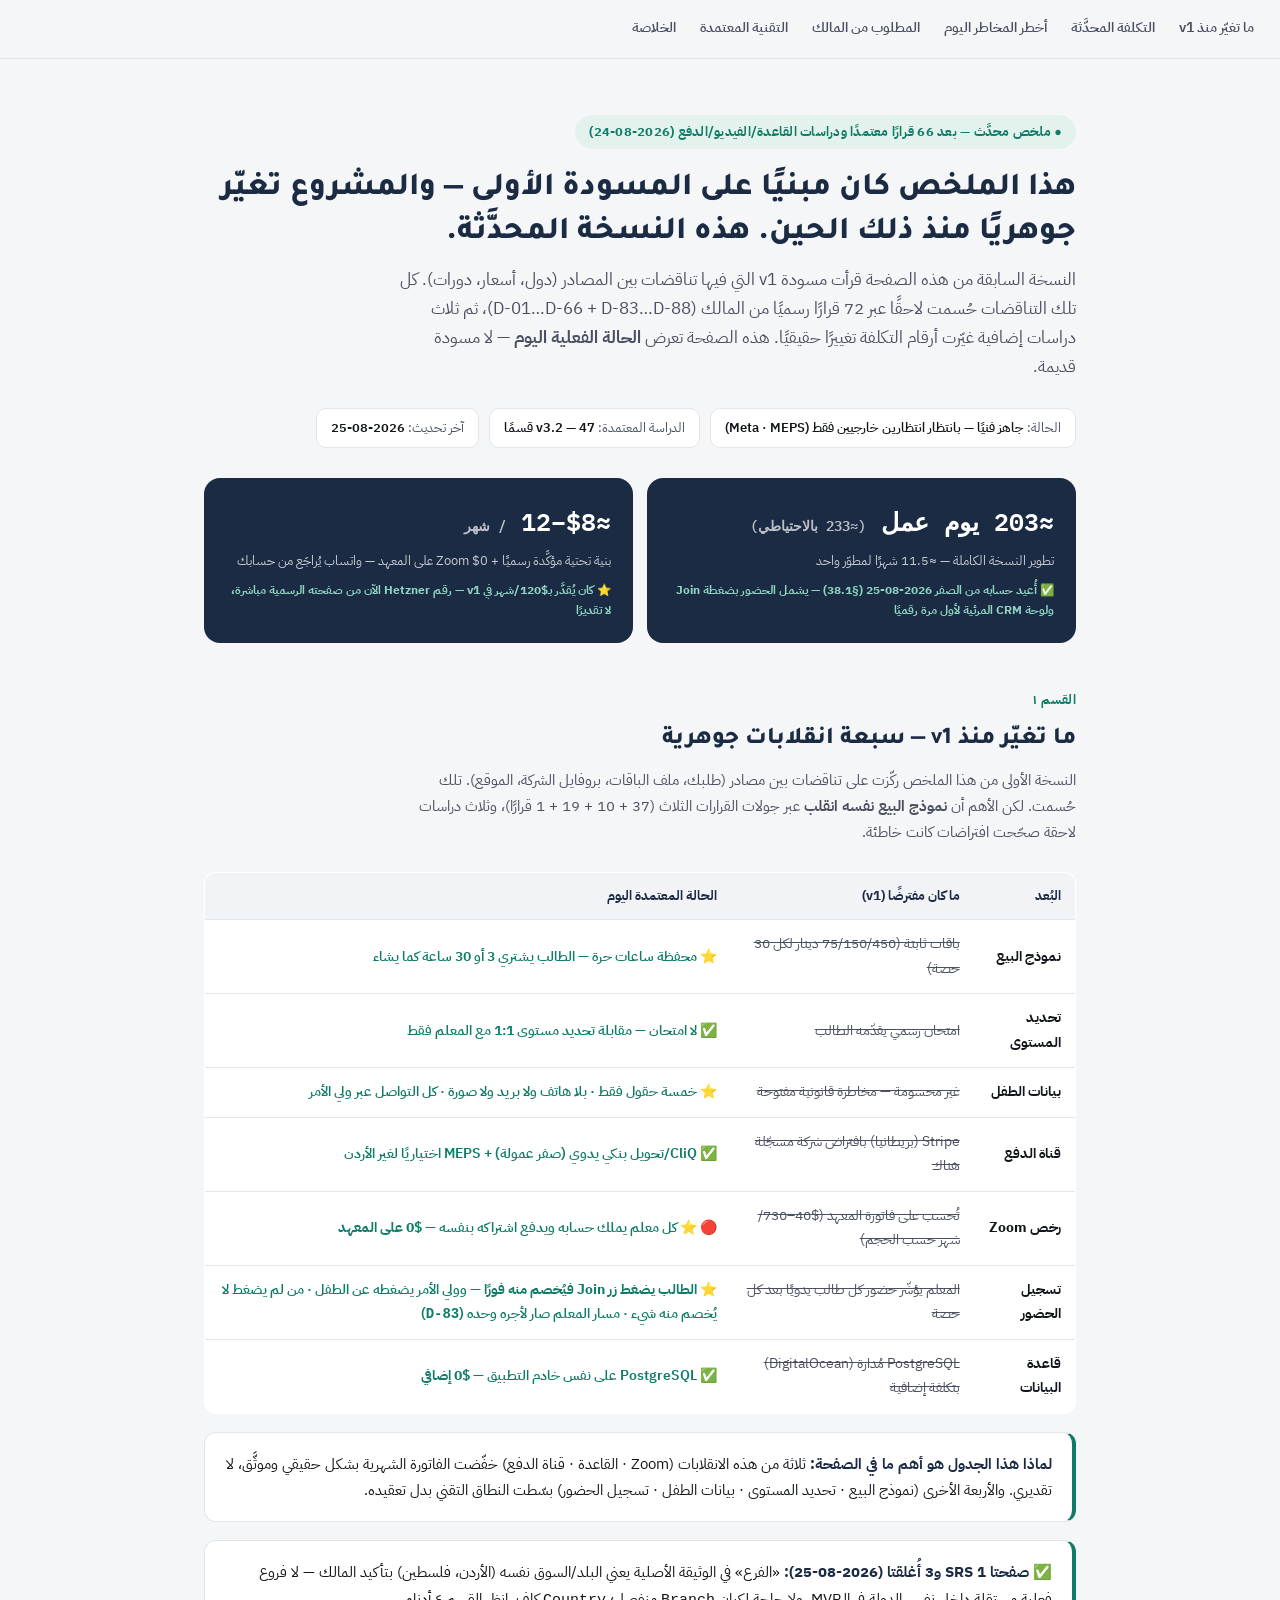
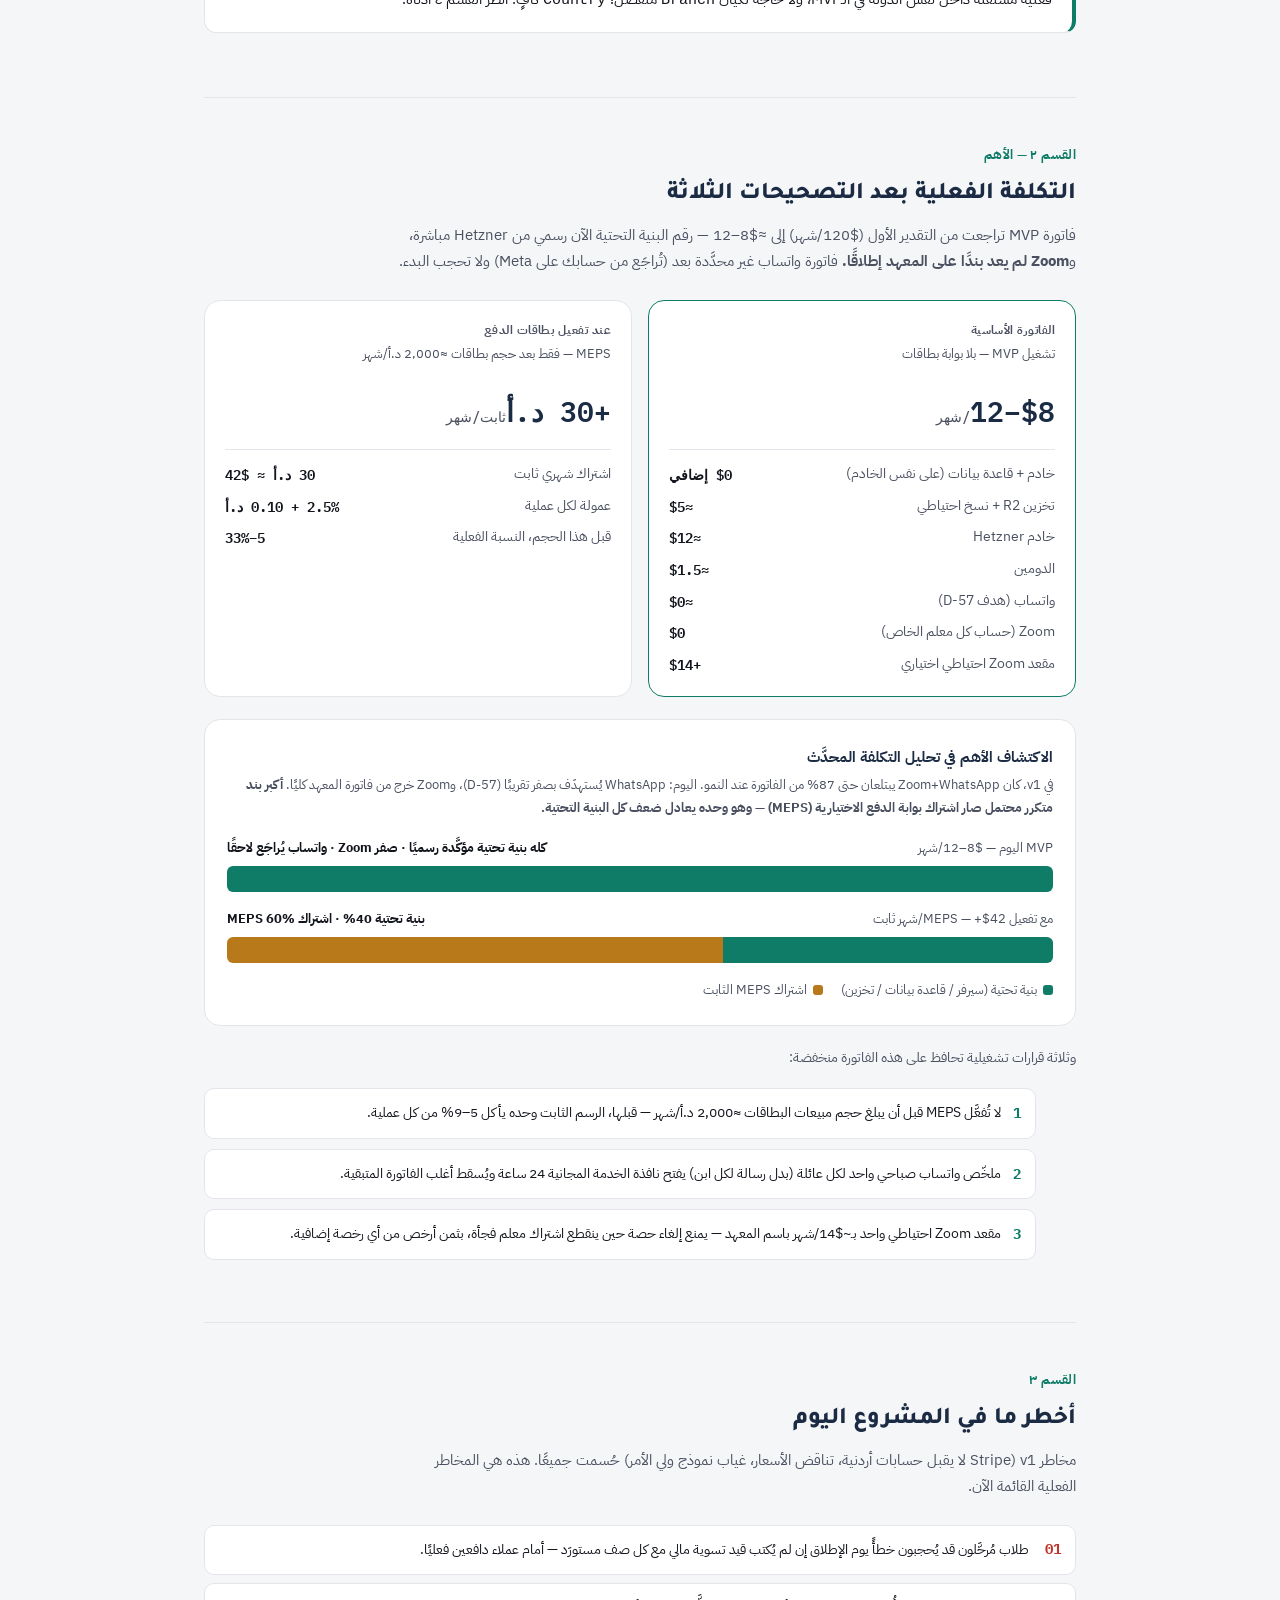
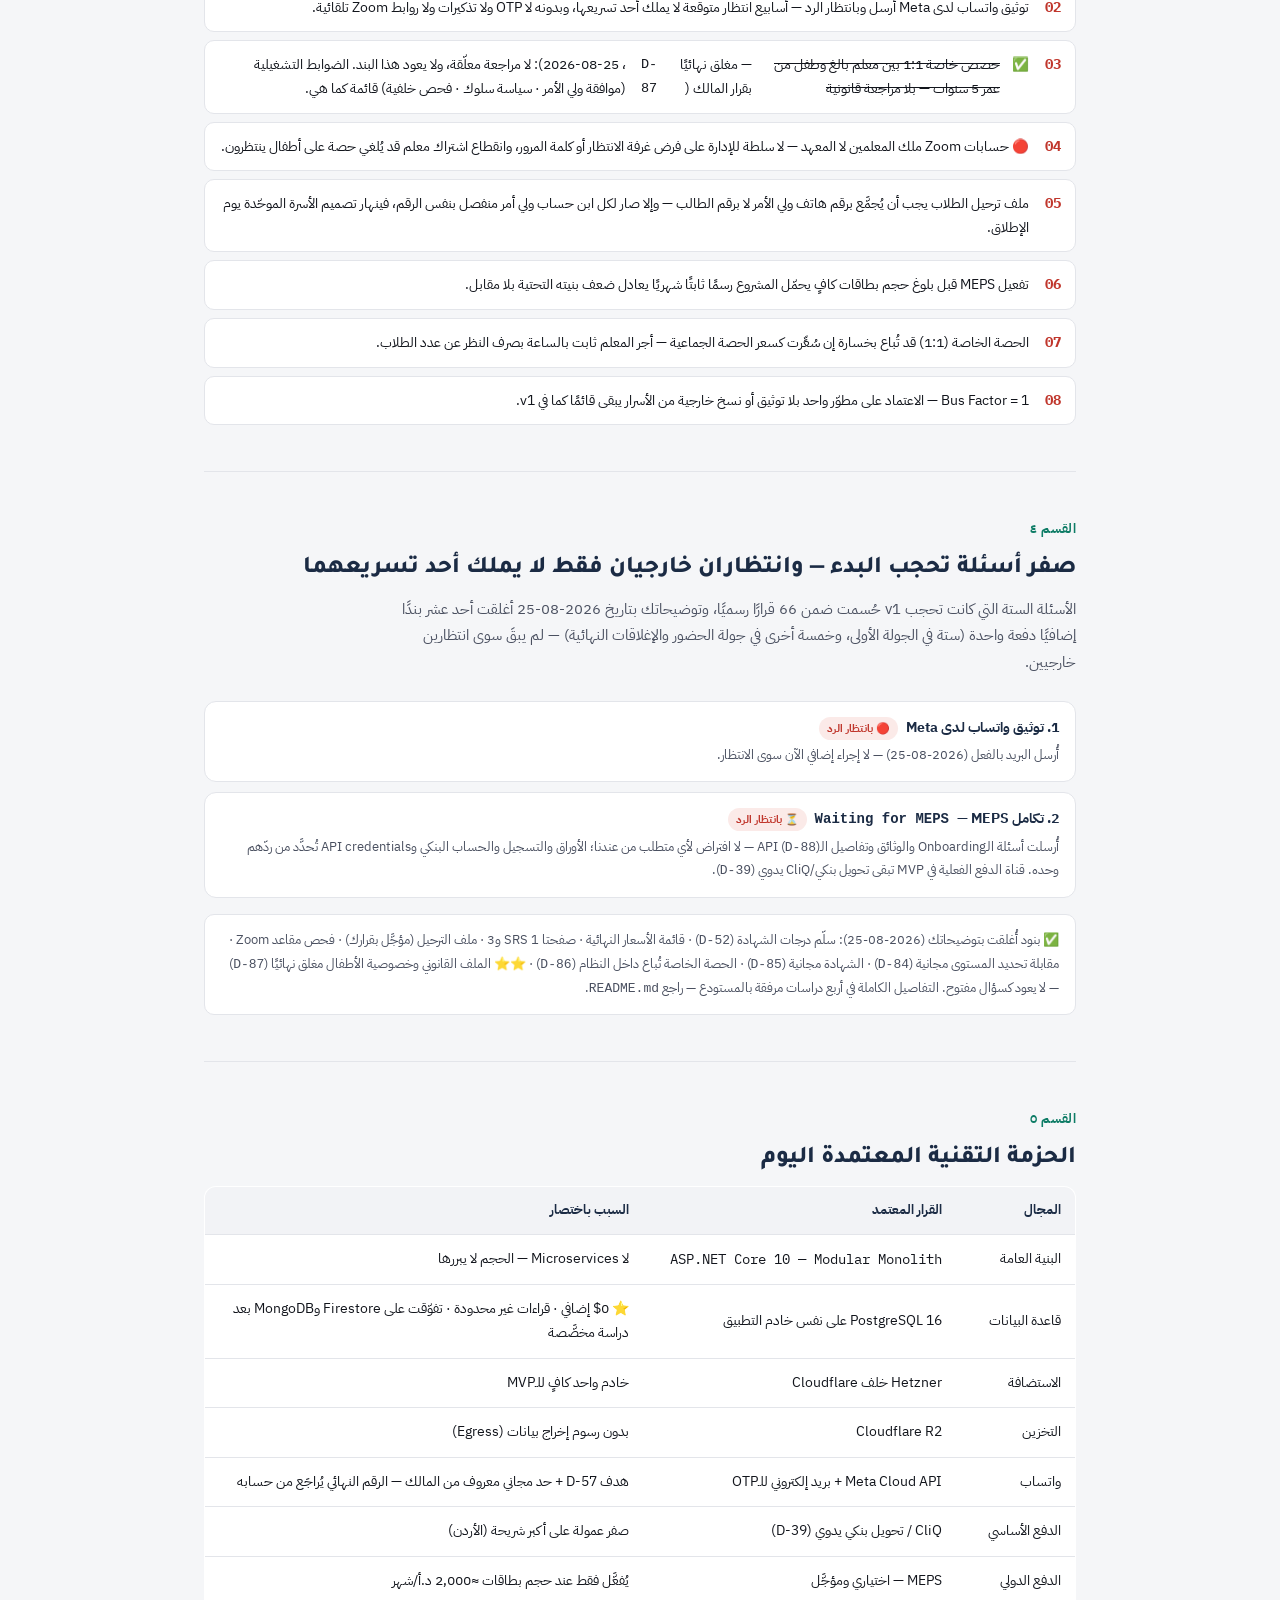
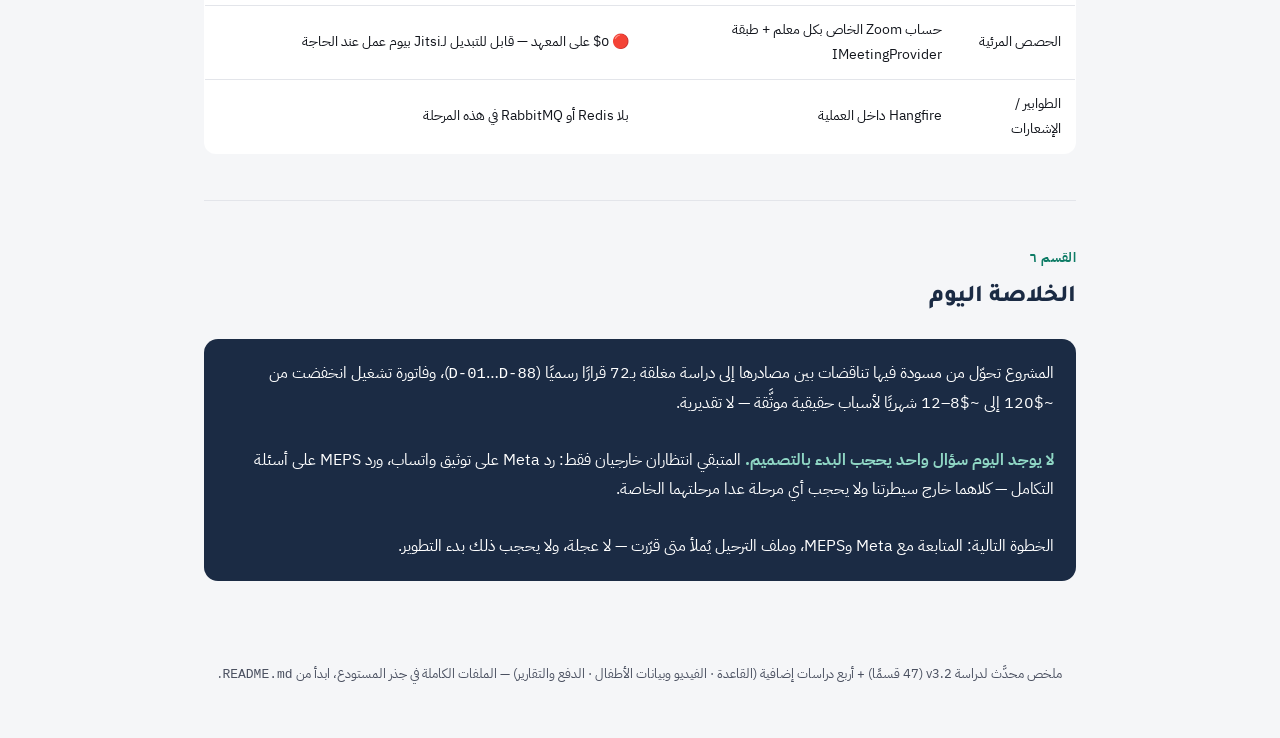
<file: mvteaches-summary.html>
<!DOCTYPE html>
<html lang="ar" dir="rtl">
<head>
<meta charset="UTF-8">
<meta name="viewport" content="width=device-width, initial-scale=1.0">
<title>MVTEACHES — ملخص الدراسة الفنية والتكلفة (محدَّث)</title>
<link rel="preconnect" href="https://fonts.googleapis.com">
<link href="https://fonts.googleapis.com/css2?family=Tajawal:wght@500;700;800&family=IBM+Plex+Sans+Arabic:wght@400;500;600&family=IBM+Plex+Mono:wght@500;600&display=swap" rel="stylesheet">
<style>
  :root{
    --bg:#F5F6F8;
    --paper:#FFFFFF;
    --ink:#12151C;
    --ink-soft:#4A5060;
    --line:#E3E5EA;
    --teal:#0E7C66;
    --teal-soft:#E4F2EE;
    --red:#C0362C;
    --red-soft:#FBEAE8;
    --amber:#B8791B;
    --amber-soft:#FBF1E1;
    --navy:#1B2B44;
  }
  *{box-sizing:border-box;}
  html,body{margin:0;padding:0;}
  body{
    background:var(--bg);
    color:var(--ink);
    font-family:'IBM Plex Sans Arabic','Tajawal',sans-serif;
    line-height:1.75;
    font-size:16px;
  }
  .num{font-family:'IBM Plex Mono','IBM Plex Sans Arabic',monospace;font-variant-numeric:tabular-nums;}
  h1,h2,h3,.disp{font-family:'Tajawal',sans-serif;}
  a{color:inherit;}

  /* ===== nav ===== */
  .nav{
    position:sticky; top:0; z-index:50;
    background:rgba(245,246,248,.92);
    backdrop-filter:blur(6px);
    border-bottom:1px solid var(--line);
    padding:12px 24px;
    display:flex; gap:20px; overflow-x:auto;
    font-size:13.5px; font-weight:600; color:var(--ink-soft);
  }
  .nav a{white-space:nowrap; text-decoration:none; padding:4px 2px; border-bottom:2px solid transparent;}
  .nav a:hover{color:var(--navy); border-color:var(--teal);}

  .wrap{max-width:920px; margin:0 auto; padding:0 24px;}

  /* ===== hero ===== */
  .hero{padding:56px 0 40px; border-bottom:1px solid var(--line);}
  .eyebrow{
    display:inline-flex; align-items:center; gap:8px;
    font-size:12.5px; font-weight:700; letter-spacing:.02em;
    color:var(--teal); background:var(--teal-soft);
    padding:6px 14px; border-radius:100px; margin-bottom:18px;
  }
  .hero h1{font-size:32px; font-weight:800; margin:0 0 10px; color:var(--navy); line-height:1.4;}
  .hero p.lead{font-size:16.5px; color:var(--ink-soft); max-width:680px; margin:0 0 26px;}
  .meta-row{display:flex; flex-wrap:wrap; gap:10px;}
  .meta-chip{
    background:var(--paper); border:1px solid var(--line); border-radius:10px;
    padding:8px 14px; font-size:13px; color:var(--ink-soft);
  }
  .meta-chip b{color:var(--ink); font-weight:600;}

  .hero-stats{display:grid; grid-template-columns:1fr 1fr; gap:14px; margin-top:30px;}
  .hero-stat{
    background:var(--navy); color:#fff; border-radius:16px; padding:22px 22px;
  }
  .hero-stat .big{font-size:25px; font-weight:600; font-family:'IBM Plex Mono';}
  .hero-stat .lbl{font-size:13px; opacity:.75; margin-top:6px;}
  .hero-stat .flag{font-size:11.5px; font-weight:700; color:#8fd6c4; margin-top:8px;}

  /* ===== sections ===== */
  section{padding:46px 0; border-bottom:1px solid var(--line);}
  section:last-of-type{border-bottom:none;}
  .kicker{font-size:12.5px; font-weight:700; color:var(--teal); letter-spacing:.03em; margin-bottom:8px;}
  h2{font-size:24px; font-weight:800; color:var(--navy); margin:0 0 6px;}
  .section-sub{color:var(--ink-soft); font-size:15px; margin:0 0 26px; max-width:680px;}

  /* callout */
  .callout{
    background:var(--paper); border:1px solid var(--line); border-right:4px solid var(--teal);
    border-radius:12px; padding:18px 20px; margin:18px 0; font-size:15px;
  }
  .callout.red{border-right-color:var(--red); background:var(--red-soft);}
  .callout.amber{border-right-color:var(--amber); background:var(--amber-soft);}
  .callout b{color:var(--navy);}

  /* conflict table */
  table{width:100%; border-collapse:collapse; background:var(--paper); border-radius:12px; overflow:hidden; border:1px solid var(--line);}
  caption{text-align:right; caption-side:top; font-size:13px; color:var(--ink-soft); margin-bottom:8px;}
  th,td{padding:12px 14px; text-align:right; font-size:14px; border-bottom:1px solid var(--line);}
  th{background:#F2F3F6; color:var(--navy); font-weight:700; font-size:13px;}
  tr:last-child td{border-bottom:none;}
  td.num, th.num{font-family:'IBM Plex Mono'; font-variant-numeric:tabular-nums;}
  td.old{color:var(--ink-soft); text-decoration:line-through;}
  td.new{color:var(--teal); font-weight:600;}

  /* cost tier cards */
  .tiers{display:grid; grid-template-columns:repeat(2,1fr); gap:16px; margin:22px 0 10px;}
  .tier{background:var(--paper); border:1px solid var(--line); border-radius:16px; padding:20px; display:flex; flex-direction:column; gap:14px;}
  .tier .tag{font-size:11.5px; font-weight:700; color:var(--ink-soft); text-transform:uppercase; letter-spacing:.04em;}
  .tier .who{font-size:13px; color:var(--ink-soft); margin-top:2px;}
  .tier .total{font-family:'IBM Plex Mono'; font-size:28px; font-weight:600; color:var(--navy); margin:6px 0 0;}
  .tier .total span{font-size:14px; font-weight:500; color:var(--ink-soft);}
  .tier .rows{border-top:1px solid var(--line); padding-top:12px; display:flex; flex-direction:column; gap:8px;}
  .tier .rowline{display:flex; justify-content:space-between; font-size:13.5px; color:var(--ink-soft);}
  .tier .rowline b{color:var(--ink); font-weight:600; font-family:'IBM Plex Mono';}
  .tier.growth{border-color:var(--amber);}
  .tier.win{border-color:var(--teal);}

  .barblock{background:var(--paper); border:1px solid var(--line); border-radius:16px; padding:24px 22px; margin-top:22px;}
  .barblock h4{margin:0 0 4px; font-size:15px; color:var(--navy); font-weight:700;}
  .barblock .note{font-size:13px; color:var(--ink-soft); margin:0 0 18px;}
  .barrow{margin-bottom:16px;}
  .barrow:last-child{margin-bottom:0;}
  .barrow .label{display:flex; justify-content:space-between; font-size:13px; color:var(--ink-soft); margin-bottom:6px;}
  .barrow .label b{color:var(--ink);}
  .bar{display:flex; height:26px; border-radius:6px; overflow:hidden;}
  .seg-infra{background:var(--teal);}
  .seg-other{background:var(--amber);}
  .seg-zero{background:var(--line);}
  .legend{display:flex; flex-wrap:wrap; gap:18px; margin-top:16px; font-size:12.5px; color:var(--ink-soft);}
  .legend span{display:inline-flex; align-items:center; gap:6px;}
  .dot{width:10px; height:10px; border-radius:3px; display:inline-block;}

  .action-list{display:flex; flex-direction:column; gap:10px; margin-top:18px;}
  .action-list li{list-style:none; display:flex; gap:12px; align-items:flex-start; background:var(--paper); border:1px solid var(--line); border-radius:10px; padding:12px 14px; font-size:14px;}
  .action-list b{color:var(--teal); font-family:'IBM Plex Mono'; flex-shrink:0;}

  /* risk / question badges */
  .badge{display:inline-block; font-size:11px; font-weight:700; padding:2px 8px; border-radius:100px; margin-left:6px;}
  .badge.block{background:var(--red-soft); color:var(--red);}
  .badge.watch{background:var(--amber-soft); color:var(--amber);}
  .badge.done{background:var(--teal-soft); color:var(--teal);}

  .qa{display:flex; flex-direction:column; gap:10px; margin-top:16px;}
  .qa-item{background:var(--paper); border:1px solid var(--line); border-radius:12px; padding:14px 16px; font-size:14px;}
  .qa-item .qhead{display:flex; align-items:center; gap:8px; font-weight:700; color:var(--navy); margin-bottom:4px;}
  .qa-item .why{color:var(--ink-soft); font-size:13px;}

  .risk-grid{display:flex; flex-direction:column; gap:8px; margin-top:16px;}
  .risk-row{display:flex; gap:12px; background:var(--paper); border:1px solid var(--line); border-radius:10px; padding:12px 14px; font-size:13.5px; align-items:flex-start;}
  .risk-row .n{font-family:'IBM Plex Mono'; color:var(--red); font-weight:700; min-width:20px;}

  blockquote{
    margin:20px 0 0; padding:20px 22px; background:var(--navy); color:#fff;
    border-radius:14px; font-size:15.5px; line-height:1.85;
  }
  blockquote b{color:#8fd6c4;}

  .stack-note{font-size:13px; color:var(--ink-soft); background:var(--paper); border:1px solid var(--line); border-radius:10px; padding:14px 16px; margin-top:16px;}

  footer{padding:36px 0 60px; text-align:center; color:var(--ink-soft); font-size:13px;}

  @media(max-width:720px){
    .tiers{grid-template-columns:1fr;}
    .hero-stats{grid-template-columns:1fr;}
    .hero h1{font-size:24px;}
  }
</style>
</head>
<body>

<nav class="nav">
  <a href="#found">ما تغيّر منذ v1</a>
  <a href="#cost">التكلفة المحدَّثة</a>
  <a href="#risks">أخطر المخاطر اليوم</a>
  <a href="#blocking">المطلوب من المالك</a>
  <a href="#stack">التقنية المعتمدة</a>
  <a href="#final">الخلاصة</a>
</nav>

<div class="wrap">

  <section class="hero" style="border-bottom:none; padding-bottom:0;">
    <span class="eyebrow">● ملخص محدَّث — بعد 66 قرارًا معتمدًا ودراسات القاعدة/الفيديو/الدفع (2026-08-24)</span>
    <h1>هذا الملخص كان مبنيًا على المسودة الأولى — والمشروع تغيّر جوهريًا منذ ذلك الحين. هذه النسخة المحدَّثة.</h1>
    <p class="lead">النسخة السابقة من هذه الصفحة قرأت مسودة v1 التي فيها تناقضات بين المصادر (دول، أسعار، دورات). كل تلك التناقضات حُسمت لاحقًا عبر 72 قرارًا رسميًا من المالك (D-01…D-66 + D-83…D-88)، ثم ثلاث دراسات إضافية غيّرت أرقام التكلفة تغييرًا حقيقيًا. هذه الصفحة تعرض <b>الحالة الفعلية اليوم</b> — لا مسودة قديمة.</p>
    <div class="meta-row">
      <div class="meta-chip">الحالة: <b>جاهز فنيًا — بانتظار انتظارين خارجيين فقط (Meta · MEPS)</b></div>
      <div class="meta-chip">الدراسة المعتمدة: <b>v3.2 — 47 قسمًا</b></div>
      <div class="meta-chip">آخر تحديث: <b>2026-08-25</b></div>
    </div>
    <div class="hero-stats">
      <div class="hero-stat">
        <div class="big">≈203 يوم عمل <span style="font-size:14px;opacity:.7;">(≈233 بالاحتياطي)</span></div>
        <div class="lbl">تطوير النسخة الكاملة — ≈11.5 شهرًا لمطوّر واحد</div>
        <div class="flag">✅ أُعيد حسابه من الصفر 2026-08-25 (§38.1) — يشمل الحضور بضغطة Join ولوحة CRM المرئية لأول مرة رقميًا</div>
      </div>
      <div class="hero-stat">
        <div class="big">≈$8–12 <span style="font-size:14px;opacity:.7;">/ شهر</span></div>
        <div class="lbl">بنية تحتية مؤكَّدة رسميًا + Zoom $0 على المعهد — واتساب يُراجَع من حسابك</div>
        <div class="flag">⭐ كان يُقدَّر بـ$120/شهر في v1 — رقم Hetzner الآن من صفحته الرسمية مباشرة، لا تقديرًا</div>
      </div>
    </div>
  </section>

  <!-- ============ WHAT CHANGED ============ -->
  <section id="found">
    <div class="kicker">القسم ١</div>
    <h2>ما تغيّر منذ v1 — سبعة انقلابات جوهرية</h2>
    <p class="section-sub">النسخة الأولى من هذا الملخص ركّزت على تناقضات بين مصادر (طلبك، ملف الباقات، بروفايل الشركة، الموقع). تلك حُسمت. لكن الأهم أن <b>نموذج البيع نفسه انقلب</b> عبر جولات القرارات الثلاث (37 + 10 + 19 + 1 قرارًا)، وثلاث دراسات لاحقة صحّحت افتراضات كانت خاطئة.</p>

    <table>
      <thead>
        <tr><th>البُعد</th><th>ما كان مفترضًا (v1)</th><th>الحالة المعتمدة اليوم</th></tr>
      </thead>
      <tbody>
        <tr><td><b>نموذج البيع</b></td><td class="old">باقات ثابتة (75/150/450 دينار لكل 30 حصة)</td><td class="new">⭐ محفظة ساعات حرة — الطالب يشتري 3 أو 30 ساعة كما يشاء</td></tr>
        <tr><td><b>تحديد المستوى</b></td><td class="old">امتحان رسمي يقدّمه الطالب</td><td class="new">✅ لا امتحان — مقابلة تحديد مستوى 1:1 مع المعلم فقط</td></tr>
        <tr><td><b>بيانات الطفل</b></td><td class="old">غير محسومة — مخاطرة قانونية مفتوحة</td><td class="new">⭐ خمسة حقول فقط · بلا هاتف ولا بريد ولا صورة · كل التواصل عبر ولي الأمر</td></tr>
        <tr><td><b>قناة الدفع</b></td><td class="old">Stripe (بريطانيا) بافتراض شركة مسجّلة هناك</td><td class="new">✅ CliQ/تحويل بنكي يدوي (صفر عمولة) + MEPS اختياريًا لغير الأردن</td></tr>
        <tr><td><b>رخص Zoom</b></td><td class="old">تُحسب على فاتورة المعهد ($40–730/شهر حسب الحجم)</td><td class="new">🔴 ⭐ كل معلم يملك حسابه ويدفع اشتراكه بنفسه — <b>$0 على المعهد</b></td></tr>
        <tr><td><b>تسجيل الحضور</b></td><td class="old">المعلم يؤشّر حضور كل طالب يدويًا بعد كل حصة</td><td class="new">⭐ <b>الطالب يضغط زر Join فيُخصم منه فورًا</b> — وولي الأمر يضغطه عن الطفل · من لم يضغط لا يُخصم منه شيء · مسار المعلم صار لأجره وحده (<code>D-83</code>)</td></tr>
        <tr><td><b>قاعدة البيانات</b></td><td class="old">PostgreSQL مُدارة (DigitalOcean) بتكلفة إضافية</td><td class="new">✅ PostgreSQL على نفس خادم التطبيق — <b>$0 إضافي</b></td></tr>
      </tbody>
    </table>

    <div class="callout">
      <b>لماذا هذا الجدول هو أهم ما في الصفحة:</b> ثلاثة من هذه الانقلابات (Zoom · القاعدة · قناة الدفع) خفّضت الفاتورة الشهرية بشكل حقيقي وموثَّق، لا تقديري. والأربعة الأخرى (نموذج البيع · تحديد المستوى · بيانات الطفل · تسجيل الحضور) بسّطت النطاق التقني بدل تعقيده.
    </div>

    <div class="callout">
      <b>✅ صفحتا SRS 1 و3 أُغلقتا (2026-08-25):</b> «الفرع» في الوثيقة الأصلية يعني البلد/السوق نفسه (الأردن، فلسطين) بتأكيد المالك — لا فروع فعلية مستقلة داخل نفس الدولة في الـMVP، ولا حاجة لكيان <code>Branch</code> منفصل؛ <code>Country</code> كافٍ. انظر القسم ٤ أدناه.
    </div>
  </section>

  <!-- ============ COST ============ -->
  <section id="cost">
    <div class="kicker">القسم ٢ — الأهم</div>
    <h2>التكلفة الفعلية بعد التصحيحات الثلاثة</h2>
    <p class="section-sub">فاتورة MVP تراجعت من التقدير الأول ($120/شهر) إلى ≈$8–12 — رقم البنية التحتية الآن رسمي من Hetzner مباشرة، و<b>Zoom لم يعد بندًا على المعهد إطلاقًا.</b> فاتورة واتساب غير محدَّدة بعد (تُراجَع من حسابك على Meta) ولا تحجب البدء.</p>

    <div class="tiers">
      <div class="tier win">
        <div>
          <div class="tag">الفاتورة الأساسية</div>
          <div class="who">تشغيل MVP — بلا بوابة بطاقات</div>
        </div>
        <div class="total">$8–12<span>/شهر</span></div>
        <div class="rows">
          <div class="rowline">خادم + قاعدة بيانات (على نفس الخادم) <b>$0 إضافي</b></div>
          <div class="rowline">تخزين R2 + نسخ احتياطي <b>≈$5</b></div>
          <div class="rowline">خادم Hetzner <b>≈$12</b></div>
          <div class="rowline">الدومين <b>≈$1.5</b></div>
          <div class="rowline">واتساب (هدف D-57) <b>≈$0</b></div>
          <div class="rowline">Zoom (حساب كل معلم الخاص) <b>$0</b></div>
          <div class="rowline">مقعد Zoom احتياطي اختياري <b>+$14</b></div>
        </div>
      </div>
      <div class="tier">
        <div>
          <div class="tag">عند تفعيل بطاقات الدفع</div>
          <div class="who">MEPS — فقط بعد حجم بطاقات ≈2,000 د.أ/شهر</div>
        </div>
        <div class="total">+30 د.أ<span>ثابت/شهر</span></div>
        <div class="rows">
          <div class="rowline">اشتراك شهري ثابت <b>30 د.أ ≈ $42</b></div>
          <div class="rowline">عمولة لكل عملية <b>2.5% + 0.10 د.أ</b></div>
          <div class="rowline">قبل هذا الحجم، النسبة الفعلية <b>5–33%</b></div>
        </div>
      </div>
    </div>

    <div class="barblock">
      <h4>الاكتشاف الأهم في تحليل التكلفة المحدَّث</h4>
      <p class="note">في v1، كان Zoom+WhatsApp يبتلعان حتى 87% من الفاتورة عند النمو. اليوم: WhatsApp يُستهدَف بصفر تقريبًا (D-57)، وZoom خرج من فاتورة المعهد كليًا. <b>أكبر بند متكرر محتمل صار اشتراك بوابة الدفع الاختيارية (MEPS) — وهو وحده يعادل ضعف كل البنية التحتية.</b></p>

      <div class="barrow">
        <div class="label"><span>MVP اليوم — $8–12/شهر</span><b>كله بنية تحتية مؤكَّدة رسميًا · صفر Zoom · واتساب يُراجَع لاحقًا</b></div>
        <div class="bar"><div class="seg-infra" style="flex:100;"></div></div>
      </div>
      <div class="barrow">
        <div class="label"><span>مع تفعيل MEPS — +$42/شهر ثابت</span><b>بنية تحتية 40% · اشتراك MEPS 60%</b></div>
        <div class="bar"><div class="seg-infra" style="flex:40;"></div><div class="seg-other" style="flex:60;"></div></div>
      </div>

      <div class="legend">
        <span><i class="dot" style="background:var(--teal);"></i> بنية تحتية (سيرفر / قاعدة بيانات / تخزين)</span>
        <span><i class="dot" style="background:var(--amber);"></i> اشتراك MEPS الثابت</span>
      </div>
    </div>

    <p style="font-size:14px; margin-top:20px; color:var(--ink-soft);">وثلاثة قرارات تشغيلية تحافظ على هذه الفاتورة منخفضة:</p>
    <ul class="action-list">
      <li><b>1</b> لا تُفعَّل MEPS قبل أن يبلغ حجم مبيعات البطاقات ≈2,000 د.أ/شهر — قبلها، الرسم الثابت وحده يأكل 5–9% من كل عملية.</li>
      <li><b>2</b> ملخّص واتساب صباحي واحد لكل عائلة (بدل رسالة لكل ابن) يفتح نافذة الخدمة المجانية 24 ساعة ويُسقط أغلب الفاتورة المتبقية.</li>
      <li><b>3</b> مقعد Zoom احتياطي واحد بـ~$14/شهر باسم المعهد — يمنع إلغاء حصة حين ينقطع اشتراك معلم فجأة، بثمن أرخص من أي رخصة إضافية.</li>
    </ul>
  </section>

  <!-- ============ RISKS ============ -->
  <section id="risks">
    <div class="kicker">القسم ٣</div>
    <h2>أخطر ما في المشروع اليوم</h2>
    <p class="section-sub">مخاطر v1 (Stripe لا يقبل حسابات أردنية، تناقض الأسعار، غياب نموذج ولي الأمر) حُسمت جميعًا. هذه هي المخاطر الفعلية القائمة الآن.</p>
    <div class="risk-grid">
      <div class="risk-row"><span class="n">01</span> طلاب مُرحَّلون قد يُحجبون خطأً يوم الإطلاق إن لم يُكتب قيد تسوية مالي مع كل صف مستورَد — أمام عملاء دافعين فعليًا.</div>
      <div class="risk-row"><span class="n">02</span> توثيق واتساب لدى Meta أُرسل وبانتظار الرد — أسابيع انتظار متوقَّعة لا يملك أحد تسريعها، وبدونه لا OTP ولا تذكيرات ولا روابط Zoom تلقائية.</div>
      <div class="risk-row"><span class="n">03</span> ✅ <s>حصص خاصة 1:1 بين معلم بالغ وطفل من عمر 5 سنوات — بلا مراجعة قانونية</s> — مغلق نهائيًا بقرار المالك (<code>D-87</code>، 2026-08-25): لا مراجعة معلّقة، ولا يعود هذا البند. الضوابط التشغيلية (موافقة ولي الأمر · سياسة سلوك · فحص خلفية) قائمة كما هي.</div>
      <div class="risk-row"><span class="n">04</span> 🔴 حسابات Zoom ملك المعلمين لا المعهد — لا سلطة للإدارة على فرض غرفة الانتظار أو كلمة المرور، وانقطاع اشتراك معلم قد يُلغي حصة على أطفال ينتظرون.</div>
      <div class="risk-row"><span class="n">05</span> ملف ترحيل الطلاب يجب أن يُجمَّع برقم هاتف ولي الأمر لا برقم الطالب — وإلا صار لكل ابن حساب ولي أمر منفصل بنفس الرقم، فينهار تصميم الأسرة الموحّدة يوم الإطلاق.</div>
      <div class="risk-row"><span class="n">06</span> تفعيل MEPS قبل بلوغ حجم بطاقات كافٍ يحمّل المشروع رسمًا ثابتًا شهريًا يعادل ضعف بنيته التحتية بلا مقابل.</div>
      <div class="risk-row"><span class="n">07</span> الحصة الخاصة (1:1) قد تُباع بخسارة إن سُعِّرت كسعر الحصة الجماعية — أجر المعلم ثابت بالساعة بصرف النظر عن عدد الطلاب.</div>
      <div class="risk-row"><span class="n">08</span> Bus Factor = 1 — الاعتماد على مطوّر واحد بلا توثيق أو نسخ خارجية من الأسرار يبقى قائمًا كما في v1.</div>
    </div>
  </section>

  <!-- ============ FROM OWNER ============ -->
  <section id="blocking">
    <div class="kicker">القسم ٤</div>
    <h2>صفر أسئلة تحجب البدء — وانتظاران خارجيان فقط لا يملك أحد تسريعهما</h2>
    <p class="section-sub">الأسئلة الستة التي كانت تحجب v1 حُسمت ضمن 66 قرارًا رسميًا، وتوضيحاتك بتاريخ 2026-08-25 أغلقت أحد عشر بندًا إضافيًا دفعة واحدة (ستة في الجولة الأولى، وخمسة أخرى في جولة الحضور والإغلاقات النهائية) — لم يبقَ سوى انتظارين خارجيين.</p>
    <div class="qa">
      <div class="qa-item"><div class="qhead">1. توثيق واتساب لدى Meta<span class="badge block">🔴 بانتظار الرد</span></div><div class="why">أُرسل البريد بالفعل (2026-08-25) — لا إجراء إضافي الآن سوى الانتظار.</div></div>
      <div class="qa-item"><div class="qhead">2. تكامل MEPS — <code>Waiting for MEPS</code><span class="badge block">⏳ بانتظار الرد</span></div><div class="why">أُرسلت أسئلة الـOnboarding والوثائق وتفاصيل الـAPI (<code>D-88</code>) — لا افتراض لأي متطلب من عندنا؛ الأوراق والتسجيل والحساب البنكي وAPI credentials تُحدَّد من ردّهم وحده. قناة الدفع الفعلية في MVP تبقى تحويل بنكي/CliQ يدوي (<code>D-39</code>).</div></div>
    </div>
    <div class="stack-note">✅ بنود أُغلقت بتوضيحاتك (2026-08-25): سلّم درجات الشهادة (<code>D-52</code>) · قائمة الأسعار النهائية · صفحتا SRS 1 و3 · ملف الترحيل (مؤجَّل بقرارك) · فحص مقاعد Zoom · مقابلة تحديد المستوى مجانية (<code>D-84</code>) · الشهادة مجانية (<code>D-85</code>) · الحصة الخاصة تُباع داخل النظام (<code>D-86</code>) · ⭐⭐ الملف القانوني وخصوصية الأطفال مغلق نهائيًا (<code>D-87</code>) — لا يعود كسؤال مفتوح. التفاصيل الكاملة في أربع دراسات مرفقة بالمستودع — راجع <code>README.md</code>.</div>
  </section>

  <!-- ============ STACK ============ -->
  <section id="stack">
    <div class="kicker">القسم ٥</div>
    <h2>الحزمة التقنية المعتمدة اليوم</h2>
    <table>
      <thead><tr><th>المجال</th><th>القرار المعتمد</th><th>السبب باختصار</th></tr></thead>
      <tbody>
        <tr><td>البنية العامة</td><td class="num">ASP.NET Core 10 — Modular Monolith</td><td>لا Microservices — الحجم لا يبررها</td></tr>
        <tr><td>قاعدة البيانات</td><td>PostgreSQL 16 على نفس خادم التطبيق</td><td>⭐ $0 إضافي · قراءات غير محدودة · تفوّقت على Firestore وMongoDB بعد دراسة مخصَّصة</td></tr>
        <tr><td>الاستضافة</td><td>Hetzner خلف Cloudflare</td><td>خادم واحد كافٍ للـMVP</td></tr>
        <tr><td>التخزين</td><td>Cloudflare R2</td><td>بدون رسوم إخراج بيانات (Egress)</td></tr>
        <tr><td>واتساب</td><td>Meta Cloud API + بريد إلكتروني للـOTP</td><td>هدف D-57 + حد مجاني معروف من المالك — الرقم النهائي يُراجَع من حسابه</td></tr>
        <tr><td>الدفع الأساسي</td><td>CliQ / تحويل بنكي يدوي (D-39)</td><td>صفر عمولة على أكبر شريحة (الأردن)</td></tr>
        <tr><td>الدفع الدولي</td><td>MEPS — اختياري ومؤجَّل</td><td>يُفعَّل فقط عند حجم بطاقات ≈2,000 د.أ/شهر</td></tr>
        <tr><td>الحصص المرئية</td><td>حساب Zoom الخاص بكل معلم + طبقة IMeetingProvider</td><td>🔴 $0 على المعهد — قابل للتبديل لـJitsi بيوم عمل عند الحاجة</td></tr>
        <tr><td>الطوابير / الإشعارات</td><td>Hangfire داخل العملية</td><td>بلا Redis أو RabbitMQ في هذه المرحلة</td></tr>
      </tbody>
    </table>
  </section>

  <!-- ============ FINAL ============ -->
  <section id="final" style="border-bottom:none;">
    <div class="kicker">القسم ٦</div>
    <h2>الخلاصة اليوم</h2>
    <blockquote>
      المشروع تحوّل من مسودة فيها تناقضات بين مصادرها إلى دراسة مغلقة بـ72 قرارًا رسميًا (<code>D-01</code>…<code>D-88</code>)، وفاتورة تشغيل انخفضت من ~$120 إلى ~$8–12 شهريًا لأسباب حقيقية موثَّقة — لا تقديرية.<br><br>
      <b>لا يوجد اليوم سؤال واحد يحجب البدء بالتصميم.</b> المتبقي انتظاران خارجيان فقط: رد Meta على توثيق واتساب، ورد MEPS على أسئلة التكامل — كلاهما خارج سيطرتنا ولا يحجب أي مرحلة عدا مرحلتهما الخاصة.<br><br>
      الخطوة التالية: المتابعة مع Meta وMEPS، وملف الترحيل يُملأ متى قرّرت — لا عجلة، ولا يحجب ذلك بدء التطوير.
    </blockquote>
  </section>

</div>

<footer>ملخص محدَّث لدراسة v3.2 (47 قسمًا) + أربع دراسات إضافية (القاعدة · الفيديو وبيانات الأطفال · الدفع والتقارير) — الملفات الكاملة في جذر المستودع، ابدأ من <code>README.md</code>.</footer>

</body>
</html>
</file>
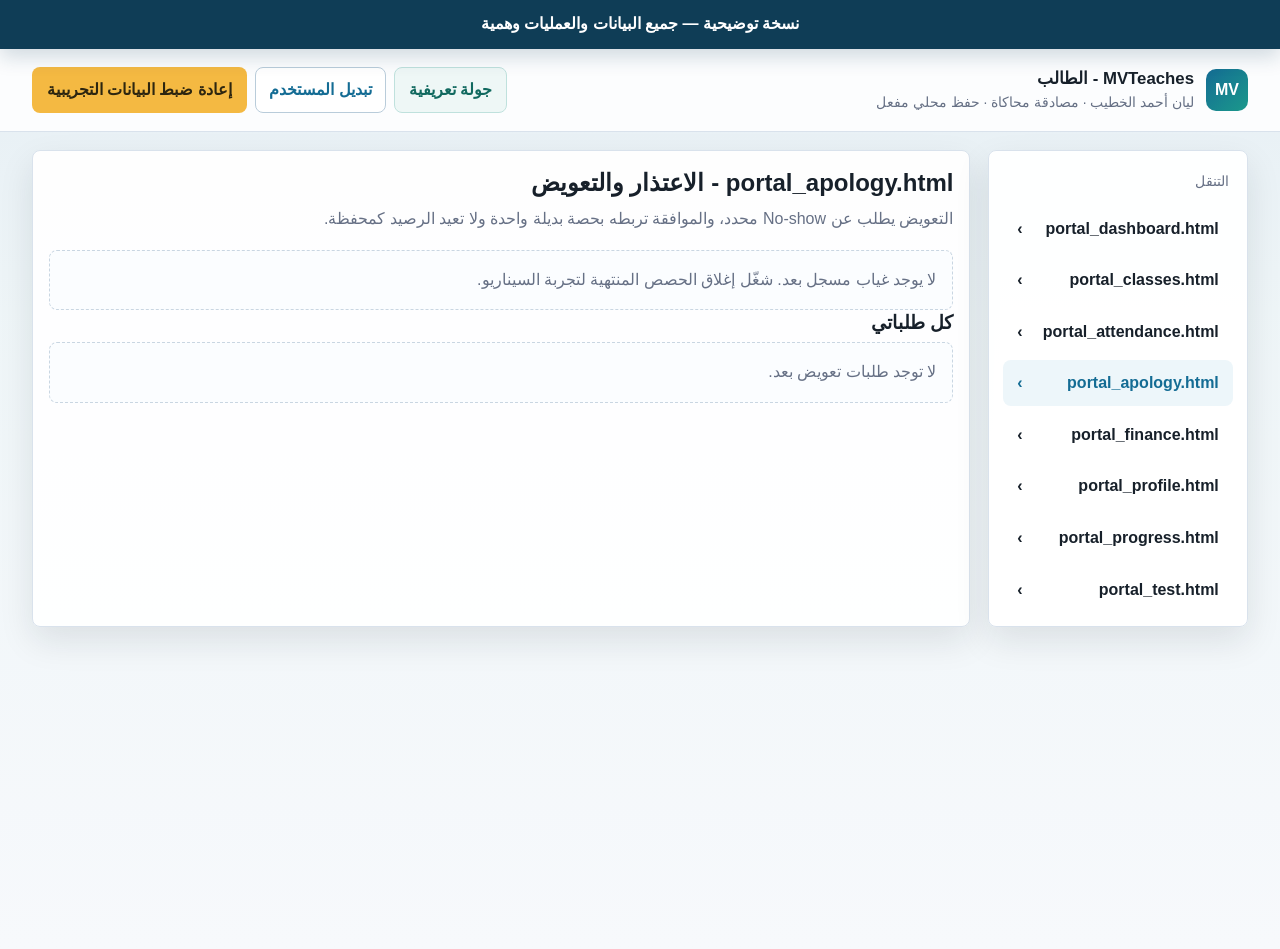
<file: docs/owner-demo/portal_apology.html>
<!doctype html>
<html lang="ar" dir="rtl">
<head>
  <meta charset="utf-8">
  <meta name="viewport" content="width=device-width, initial-scale=1">
  <title>MVTeaches - محاكي توضيحي للمالك</title>
  <style>
    :root {
      --ink: #17202a;
      --muted: #667085;
      --line: #d9e2ec;
      --panel: #ffffff;
      --soft: #f6f8fb;
      --brand: #146c94;
      --brand-2: #1b998b;
      --accent: #f4b942;
      --danger: #c2413b;
      --success: #237a57;
      --warn: #a15c07;
      --shadow: 0 14px 34px rgba(23, 32, 42, .10);
      --radius: 8px;
      color-scheme: light;
    }

    * { box-sizing: border-box; }

    body {
      margin: 0;
      font-family: Tahoma, Arial, sans-serif;
      background:
        linear-gradient(180deg, rgba(20,108,148,.08), rgba(27,153,139,.04) 34%, #f7f9fc 100%),
        #f7f9fc;
      color: var(--ink);
      line-height: 1.65;
      overflow-x: hidden;
    }

    button, input, select, textarea { font: inherit; }

    button {
      min-height: 42px;
      border: 1px solid transparent;
      border-radius: var(--radius);
      padding: .55rem .85rem;
      cursor: pointer;
      background: var(--brand);
      color: #fff;
      font-weight: 700;
      transition: transform .12s ease, box-shadow .12s ease, background .12s ease;
    }

    button:hover { transform: translateY(-1px); box-shadow: 0 8px 18px rgba(20, 108, 148, .18); }
    button:focus-visible, input:focus-visible, select:focus-visible, textarea:focus-visible {
      outline: 3px solid rgba(244,185,66,.45);
      outline-offset: 2px;
    }
    button:disabled { cursor: not-allowed; opacity: .56; transform: none; box-shadow: none; }
    .btn-secondary { background: #fff; color: var(--brand); border-color: #b9ccda; }
    .btn-soft { background: #eef7f6; color: #11695f; border-color: #bfe1dd; }
    .btn-danger { background: var(--danger); }
    .btn-warning { background: var(--accent); color: #2d2610; }
    .btn-ghost { background: transparent; color: var(--brand); border-color: transparent; }
    .btn-small { min-height: 34px; padding: .35rem .55rem; font-size: .88rem; }

    .demo-ribbon {
      position: sticky;
      top: 0;
      z-index: 50;
      background: #0f3d56;
      color: #fff;
      padding: .7rem 1rem;
      text-align: center;
      font-weight: 800;
      box-shadow: 0 8px 20px rgba(15, 61, 86, .18);
    }

    .app-shell { min-height: 100vh; }

    .topbar {
      display: flex;
      align-items: center;
      justify-content: space-between;
      gap: 1rem;
      padding: 1rem clamp(1rem, 3vw, 2rem);
      background: rgba(255,255,255,.86);
      backdrop-filter: blur(10px);
      border-bottom: 1px solid var(--line);
    }

    .brand {
      display: flex;
      gap: .75rem;
      align-items: center;
      min-width: 0;
    }

    .logo {
      width: 42px;
      height: 42px;
      border-radius: 10px;
      display: grid;
      place-items: center;
      background: linear-gradient(135deg, var(--brand), var(--brand-2));
      color: #fff;
      font-weight: 900;
      flex: 0 0 auto;
    }

    .brand h1, .brand p { margin: 0; }
    .brand h1 { font-size: 1.05rem; }
    .brand p { color: var(--muted); font-size: .86rem; white-space: nowrap; overflow: hidden; text-overflow: ellipsis; }

    .top-actions { display: flex; gap: .5rem; flex-wrap: wrap; justify-content: flex-end; }

    .layout {
      display: grid;
      grid-template-columns: 260px minmax(0, 1fr);
      gap: 1.1rem;
      padding: 1.1rem clamp(1rem, 3vw, 2rem) 2rem;
      max-width: 1440px;
      margin: 0 auto;
    }

    .sidebar, .panel, .hero, .tour, .modal-card {
      background: rgba(255,255,255,.95);
      border: 1px solid var(--line);
      border-radius: var(--radius);
      box-shadow: var(--shadow);
    }

    .sidebar { padding: .85rem; align-self: start; position: sticky; top: 72px; }
    .nav-title { margin: .35rem .3rem .75rem; color: var(--muted); font-size: .9rem; }
    .nav-list { display: grid; gap: .35rem; }
    .nav-button {
      width: 100%;
      text-align: right;
      color: var(--ink);
      background: transparent;
      border-color: transparent;
      box-shadow: none;
      display: flex;
      align-items: center;
      justify-content: space-between;
      gap: .75rem;
      font-weight: 700;
    }
    .nav-button.active, .nav-button:hover { background: #edf6fa; color: var(--brand); transform: none; box-shadow: none; }

    .content { min-width: 0; display: grid; gap: 1rem; }

    .hero {
      padding: clamp(1rem, 3vw, 1.5rem);
      display: grid;
      grid-template-columns: minmax(0, 1.4fr) minmax(260px, .7fr);
      gap: 1rem;
      align-items: center;
      overflow: hidden;
    }

    .hero h2, .panel h2, .panel h3, .modal-card h3 { margin: 0 0 .45rem; line-height: 1.35; }
    .hero p, .panel p { margin: .25rem 0; color: var(--muted); }

    .hero-art {
      min-height: 170px;
      border-radius: var(--radius);
      background:
        radial-gradient(circle at 78% 20%, rgba(244,185,66,.8), transparent 25%),
        linear-gradient(135deg, #146c94, #1b998b);
      color: #fff;
      padding: 1rem;
      display: grid;
      align-content: end;
      position: relative;
      overflow: hidden;
    }
    .hero-art::before {
      content: "";
      position: absolute;
      inset: 18px;
      border: 1px solid rgba(255,255,255,.42);
      border-radius: 10px;
    }
    .hero-art strong { position: relative; font-size: 1.55rem; }
    .hero-art span { position: relative; opacity: .9; }

    .grid { display: grid; gap: 1rem; }
    .grid-2 { grid-template-columns: repeat(2, minmax(0, 1fr)); }
    .grid-3 { grid-template-columns: repeat(3, minmax(0, 1fr)); }
    .grid-4 { grid-template-columns: repeat(4, minmax(0, 1fr)); }

    .panel { padding: 1rem; min-width: 0; }
    .panel-head {
      display: flex;
      justify-content: space-between;
      align-items: flex-start;
      gap: 1rem;
      margin-bottom: .8rem;
    }
    .panel-actions { display: flex; gap: .5rem; flex-wrap: wrap; justify-content: flex-end; }

    .metric {
      padding: .9rem;
      border: 1px solid var(--line);
      border-radius: var(--radius);
      background: #fff;
      display: grid;
      gap: .2rem;
    }
    .metric b { font-size: 1.45rem; color: var(--brand); }
    .metric span { color: var(--muted); font-size: .9rem; }

    .badge {
      display: inline-flex;
      align-items: center;
      min-height: 28px;
      padding: .12rem .55rem;
      border-radius: 999px;
      font-size: .82rem;
      font-weight: 800;
      border: 1px solid transparent;
      white-space: nowrap;
    }
    .badge.ok { color: var(--success); background: #eaf7f0; border-color: #bfe5cf; }
    .badge.warn { color: var(--warn); background: #fff5df; border-color: #f3d393; }
    .badge.bad { color: var(--danger); background: #fff0ee; border-color: #efc1bd; }
    .badge.info { color: var(--brand); background: #edf6fa; border-color: #bfdae8; }
    .badge.neutral { color: #475467; background: #f3f4f6; border-color: #d7dbe0; }

    .table-wrap { width: 100%; overflow-x: auto; border: 1px solid var(--line); border-radius: var(--radius); background: #fff; }
    table { width: 100%; border-collapse: collapse; min-width: 720px; }
    th, td { padding: .7rem .75rem; border-bottom: 1px solid var(--line); text-align: right; vertical-align: middle; }
    th { color: #344054; background: #f1f6f8; font-size: .9rem; }
    tr:last-child td { border-bottom: 0; }

    .mobile-list { display: none; gap: .7rem; }
    .item-card { border: 1px solid var(--line); border-radius: var(--radius); padding: .85rem; background: #fff; display: grid; gap: .45rem; }
    .item-card .row { display: flex; justify-content: space-between; gap: .75rem; align-items: center; }
    .item-card small { color: var(--muted); }

    .portal-strip {
      display: grid;
      grid-template-columns: repeat(4, minmax(0, 1fr));
      gap: .65rem;
      margin-top: 1rem;
    }
    .portal-page {
      border: 1px solid #cfe0ea;
      border-radius: var(--radius);
      background: #fbfdff;
      padding: .75rem;
      display: grid;
      gap: .25rem;
      min-height: 96px;
    }
    .portal-page code {
      direction: ltr;
      text-align: left;
      color: #24536a;
      font-weight: 800;
      overflow-wrap: anywhere;
    }
    .portal-page span { color: var(--muted); font-size: .88rem; }

    .timeline { display: grid; gap: .65rem; }
    .timeline-row {
      display: grid;
      grid-template-columns: 130px minmax(0, 1fr) auto;
      gap: .75rem;
      align-items: center;
      border: 1px solid var(--line);
      border-radius: var(--radius);
      background: #fff;
      padding: .7rem;
    }
    .timeline-row time { color: var(--muted); font-size: .88rem; }

    .answer-grid { display: grid; gap: .55rem; }
    .answer-option {
      width: 100%;
      text-align: right;
      background: #fff;
      color: var(--ink);
      border-color: #c9d6e2;
      box-shadow: none;
      justify-content: flex-start;
    }
    .answer-option.selected, .answer-option:hover {
      background: #edf6fa;
      color: var(--brand);
      transform: none;
      box-shadow: none;
    }

    .form-row { display: grid; grid-template-columns: repeat(2, minmax(0, 1fr)); gap: .75rem; align-items: end; }
    label { display: grid; gap: .25rem; font-weight: 800; color: #344054; }
    input, select, textarea {
      width: 100%;
      border: 1px solid #c9d6e2;
      border-radius: var(--radius);
      min-height: 42px;
      padding: .5rem .65rem;
      background: #fff;
      color: var(--ink);
    }
    textarea { min-height: 92px; resize: vertical; }

    .login {
      max-width: 1180px;
      margin: 0 auto;
      padding: clamp(1rem, 3vw, 2rem);
      display: grid;
      gap: 1rem;
    }
    .role-card {
      border: 1px solid var(--line);
      border-radius: var(--radius);
      padding: 1rem;
      background: #fff;
      box-shadow: var(--shadow);
      display: grid;
      gap: .65rem;
      text-align: right;
    }
    .role-card h3 { margin: 0; }
    .credentials {
      background: #f7fafc;
      border: 1px dashed #bfd2df;
      border-radius: var(--radius);
      padding: .65rem;
      color: #344054;
      direction: ltr;
      text-align: left;
      font-size: .86rem;
      overflow-wrap: anywhere;
    }

    .notice {
      border: 1px solid #bfe1dd;
      background: #eef9f7;
      color: #125d55;
      border-radius: var(--radius);
      padding: .85rem;
      font-weight: 700;
    }
    .notice.warn { border-color: #f3d393; background: #fff8e8; color: #764300; }
    .notice.bad { border-color: #efc1bd; background: #fff3f1; color: #8a2e29; }

    .progress {
      height: 12px;
      background: #e7edf3;
      border-radius: 999px;
      overflow: hidden;
    }
    .progress > span { display: block; height: 100%; background: linear-gradient(90deg, var(--brand-2), var(--brand)); }

    .tour {
      border-color: #f0cf82;
      background: #fffaf0;
      padding: .9rem;
    }
    .tour strong { color: #6c4507; }
    .tour-controls { display: flex; gap: .5rem; flex-wrap: wrap; margin-top: .7rem; }

    .toast-area {
      position: fixed;
      z-index: 80;
      left: 1rem;
      bottom: 1rem;
      display: grid;
      gap: .5rem;
      width: min(420px, calc(100vw - 2rem));
    }
    .toast {
      border-radius: var(--radius);
      background: #102f43;
      color: #fff;
      box-shadow: var(--shadow);
      padding: .75rem .9rem;
      animation: rise .2s ease;
    }
    @keyframes rise { from { transform: translateY(8px); opacity: 0; } to { transform: translateY(0); opacity: 1; } }

    dialog {
      border: 0;
      padding: 0;
      background: transparent;
      width: min(620px, calc(100vw - 2rem));
    }
    dialog::backdrop { background: rgba(15, 32, 42, .48); }
    .modal-card { padding: 1rem; }
    .modal-actions { display: flex; justify-content: flex-start; gap: .5rem; flex-wrap: wrap; margin-top: 1rem; }

    .empty {
      border: 1px dashed #c9d6e2;
      border-radius: var(--radius);
      padding: 1rem;
      color: var(--muted);
      background: #fbfdff;
    }

    .sr-only {
      position: absolute;
      width: 1px;
      height: 1px;
      padding: 0;
      margin: -1px;
      overflow: hidden;
      clip: rect(0,0,0,0);
      white-space: nowrap;
      border: 0;
    }

    @media (max-width: 980px) {
      .layout { grid-template-columns: 1fr; }
      .sidebar { position: static; }
      .nav-list { grid-template-columns: repeat(2, minmax(0, 1fr)); }
      .hero { grid-template-columns: 1fr; }
      .grid-4, .grid-3 { grid-template-columns: repeat(2, minmax(0, 1fr)); }
      .portal-strip { grid-template-columns: repeat(2, minmax(0, 1fr)); }
    }

    @media (max-width: 680px) {
      .topbar { align-items: stretch; flex-direction: column; }
      .top-actions { justify-content: stretch; }
      .top-actions button { flex: 1 1 auto; }
      .nav-list, .grid-2, .grid-3, .grid-4, .form-row { grid-template-columns: 1fr; }
      .panel-head { flex-direction: column; }
      .panel-actions { justify-content: stretch; width: 100%; }
      .panel-actions button { flex: 1 1 auto; }
      .table-wrap { display: none; }
      .mobile-list { display: grid; }
      .hero-art { min-height: 130px; }
      .demo-ribbon { font-size: .9rem; }
      .portal-strip, .timeline-row { grid-template-columns: 1fr; }
      .timeline-row { align-items: start; }
    }
  </style>
</head>
<body>
  <div class="demo-ribbon">نسخة توضيحية — جميع البيانات والعمليات وهمية</div>
  <div id="app" class="app-shell" aria-live="polite"></div>
  <div id="toasts" class="toast-area" aria-live="assertive"></div>
  <dialog id="demoDialog"></dialog>

  <script>
    (() => {
      'use strict';

      const STORAGE_KEY = 'mvteaches-owner-demo-v2';
      let storageAvailable = true;
      let memoryState = null;
      let state = loadState();

      const roles = {
        admin: 'System Admin / Admin',
        teacher: 'Teacher',
        student: 'Student',
        guardian: 'Guardian'
      };

      const nav = {
        admin: [
          ['overview', 'لوحة التحكم'],
          ['people', 'الطلاب والأهالي'],
          ['sessions', 'الحصص والحجوزات'],
          ['compensation', 'طلبات التعويض'],
          ['teachers', 'المعلمون والفيديو'],
          ['finance', 'المدفوعات والتقارير'],
          ['payroll', 'رواتب المعلمين'],
          ['jobs', 'الوظائف والتكاملات']
        ],
        teacher: [
          ['teacherHome', 'حصصي'],
          ['teacherVideo', 'مزود الفيديو'],
          ['teacherPayroll', 'سجل الراتب'],
          ['teacherIsolation', 'عزل البيانات']
        ],
        student: [
          ['studentDashboard', 'portal_dashboard.html'],
          ['studentClasses', 'portal_classes.html'],
          ['studentAttendance', 'portal_attendance.html'],
          ['studentApology', 'portal_apology.html'],
          ['studentFinance', 'portal_finance.html'],
          ['studentProfile', 'portal_profile.html'],
          ['studentProgress', 'portal_progress.html'],
          ['studentTest', 'portal_test.html']
        ],
        guardian: [
          ['guardianHome', 'الأبناء'],
          ['guardianActivity', 'النشاط والحضور'],
          ['guardianFinance', 'الباقات والتنبيهات']
        ]
      };

      const tourSteps = [
        ['admin', 'overview', 'الأدمن يراجع حالة النظام والمقاييس الأساسية.', null],
        ['student', 'studentClasses', 'الطالب يحجز حصة B1 بنفسه من الحصص المطابقة لمستواه.', () => bookSession('S-101', true)],
        ['student', 'studentAttendance', 'الطالب يضغط Join فتُسجل الحضور وتُستهلك ساعة واحدة فقط.', () => { makeJoinable('S-101'); joinSession('S-101', true); }],
        ['admin', 'jobs', 'تشغيل إغلاق الحصص المنتهية يسجل الغياب المحجوز سابقًا ويستهلك ساعة.', () => finalizeNoShows(true)],
        ['student', 'studentApology', 'الطالب يرى الغياب ويقدم طلب تعويض مرتبطًا بالحصة الفائتة.', () => requestCompensation('S-099', true)],
        ['admin', 'compensation', 'الأدمن يوافق ويختار حصة B1 مستقبلية محددة كبديل.', () => approveFirstPending(true)],
        ['student', 'studentAttendance', 'الطالب ينضم للحصة البديلة مجانًا مرة واحدة دون إعادة الرصيد.', () => joinReplacementForTour()],
        ['teacher', 'teacherPayroll', 'المعلم يرى حصصه وسجل الراتب الخاص به فقط.', null],
        ['guardian', 'guardianActivity', 'ولي الأمر يراجع نشاط الابنة دون القدرة على دخول الاجتماع أو التصرف بدلًا عنها.', null]
      ];

      function buildSeed() {
        const now = Date.now();
        const iso = minutes => new Date(now + minutes * 60000).toISOString();
        return {
          version: 1,
          currentUserId: null,
          activeSection: 'overview',
          tour: { active: false, index: 0 },
          meetingLog: [],
          users: [
            { id: 'u-admin', role: 'admin', name: 'مها العلي', email: 'admin.demo@mvteaches.local', password: 'OwnerDemo!2026' },
            { id: 'u-teacher', role: 'teacher', name: 'نور الحسن', email: 'teacher.demo@mvteaches.local', password: 'TeacherDemo!2026', teacherId: 'T-1' },
            { id: 'u-student', role: 'student', name: 'ليان أحمد الخطيب', email: 'student.demo@mvteaches.local', password: 'StudentDemo!2026', studentId: 'ST-1' },
            { id: 'u-guardian', role: 'guardian', name: 'سارة الخطيب', email: 'guardian.demo@mvteaches.local', password: 'GuardianDemo!2026', guardianId: 'G-1' }
          ],
          guardians: [
            { id: 'G-1', name: 'سارة الخطيب', children: ['ST-1'] }
          ],
          students: [
            {
              id: 'ST-1',
              name: 'ليان أحمد الخطيب',
              guardianId: 'G-1',
              level: 'B1',
              course: 'اللغة الإنجليزية',
              age: 14,
              city: 'عمّان',
              phone: '+962 7X XXX XXXX',
              timezone: 'Asia/Amman',
              certificateRequiredHours: 30,
              placementScore: 78,
              recommendedLevel: 'B1',
              placementDate: iso(-2600),
              goals: ['محادثة بثقة', 'تحسين الاستماع', 'الاستعداد لاختبار المدرسة']
            }
          ],
          teachers: [
            { id: 'T-1', name: 'نور الحسن', provider: 'Zoom مدفوع', providerKind: 'paidZoom', ready: true, defaultProvider: 'Zoom', capability: 'حصص كاملة المدة', currency: 'JOD' },
            { id: 'T-2', name: 'رامي ناصر', provider: 'Zoom Basic', providerKind: 'zoomBasic', ready: true, defaultProvider: 'Zoom', capability: 'حد أقصى 40 دقيقة', currency: 'JOD' },
            { id: 'T-3', name: 'هالة مراد', provider: 'Google Meet مجاني', providerKind: 'googleFree', ready: true, defaultProvider: 'Google Meet', capability: '1:1 حتى 24 ساعة، جماعي حتى 60 دقيقة', currency: 'JOD' },
            { id: 'T-4', name: 'سامر قنديل', provider: 'غير متصل', providerKind: 'none', ready: false, defaultProvider: null, capability: 'غير جاهز للحصص الأونلاين', currency: 'JOD' }
          ],
          sessions: [
            { id: 'S-099', title: 'حصة محجوزة سابقًا لم يتم حضورها', level: 'B1', teacherId: 'T-1', start: iso(-95), duration: 60, capacity: 4, status: 'scheduled', meetingStatus: 'not_created', kind: 'group' },
            { id: 'S-101', title: 'B1 محادثة عملية', level: 'B1', teacherId: 'T-1', start: iso(15), duration: 60, capacity: 4, status: 'scheduled', meetingStatus: 'not_created', kind: 'group' },
            { id: 'S-102', title: 'B1 مراجعة فردية', level: 'B1', teacherId: 'T-3', start: iso(120), duration: 60, capacity: 1, status: 'scheduled', meetingStatus: 'not_created', kind: 'oneToOne' },
            { id: 'S-103', title: 'B1 بديل مناسب للتعويض', level: 'B1', teacherId: 'T-3', start: iso(1440), duration: 60, capacity: 4, status: 'scheduled', meetingStatus: 'not_created', kind: 'group' },
            { id: 'S-104', title: 'B1 حصة طويلة على Zoom Basic', level: 'B1', teacherId: 'T-2', start: iso(1560), duration: 60, capacity: 4, status: 'scheduled', meetingStatus: 'not_created', kind: 'group' },
            { id: 'S-105', title: 'A2 خارج مستوى الطالب', level: 'A2', teacherId: 'T-1', start: iso(180), duration: 60, capacity: 4, status: 'scheduled', meetingStatus: 'not_created', kind: 'group' },
            { id: 'S-106', title: 'B1 مكتملة السعة', level: 'B1', teacherId: 'T-1', start: iso(240), duration: 60, capacity: 1, status: 'scheduled', meetingStatus: 'not_created', kind: 'oneToOne' }
          ],
          bookings: [
            { id: 'B-099', studentId: 'ST-1', sessionId: 'S-099', status: 'active', replacementFor: null, bookedBy: 'student', createdAt: iso(-1600) },
            { id: 'B-FULL', studentId: 'ST-OTHER', sessionId: 'S-106', status: 'active', replacementFor: null, bookedBy: 'student', createdAt: iso(-40) }
          ],
          attendance: [],
          compensationRequests: [],
          packages: [
            { id: 'PKG-1', studentId: 'ST-1', label: 'باقة 10 ساعات - B1', purchasedHours: 10, createdAt: iso(-2200), status: 'active', paymentId: 'PAY-1' }
          ],
          ledger: [
            { id: 'L-1', studentId: 'ST-1', type: 'purchase', packageId: 'PKG-1', hours: 10, sessionId: null, note: 'شراء باقة 10 ساعات', at: iso(-2200) }
          ],
          payments: [
            { id: 'PAY-1', studentId: 'ST-1', amount: 90, currency: 'JOD', method: 'تحويل بنكي / CliQ محاكى', provider: 'مزود الدفع قيد الاختيار', status: 'confirmed', at: iso(-2200) }
          ],
          payroll: [
            { id: 'PR-1', teacherId: 'T-1', sessionId: 'S-001', amount: 7.5, currency: 'JOD', status: 'مدفوع', note: 'سطر سابق وهمي مدفوع' },
            { id: 'PR-2', teacherId: 'T-3', sessionId: 'S-010', amount: 6.0, currency: 'JOD', status: 'بانتظار الاعتماد', note: 'سطر سابق وهمي قيد المراجعة' }
          ],
          notifications: [
            { id: 'N-1', userId: 'u-student', text: 'تم تأكيد باقة 10 ساعات. هذه رسالة توضيحية محلية.', channel: 'داخل المحاكي', status: 'shown', at: iso(-2195) },
            { id: 'N-2', userId: 'u-guardian', text: 'تم ربط ليان بحساب ولي الأمر. هذه رسالة توضيحية محلية.', channel: 'داخل المحاكي', status: 'shown', at: iso(-2190) }
          ],
          placementTest: {
            submitted: false,
            answers: {},
            questions: [
              {
                id: 'Q1',
                prompt: 'Choose the correct sentence.',
                choices: ['She go to school every day.', 'She goes to school every day.', 'She going to school every day.'],
                correct: 1
              },
              {
                id: 'Q2',
                prompt: 'What is the best response to: How long have you studied English?',
                choices: ['Since three years.', 'For three years.', 'At three years.'],
                correct: 1
              },
              {
                id: 'Q3',
                prompt: 'Select the closest meaning of confident.',
                choices: ['Sure of yourself', 'Very tired', 'Late for class'],
                correct: 0
              }
            ]
          }
        };
      }

      function loadState() {
        try {
          const raw = localStorage.getItem(STORAGE_KEY);
          if (raw) return JSON.parse(raw);
        } catch {
          storageAvailable = false;
        }
        return buildSeed();
      }

      function saveState() {
        memoryState = state;
        try {
          if (storageAvailable) localStorage.setItem(STORAGE_KEY, JSON.stringify(state));
        } catch {
          storageAvailable = false;
        }
      }

      function resetDemo() {
        state = buildSeed();
        try { localStorage.removeItem(STORAGE_KEY); } catch { storageAvailable = false; }
        saveState();
        toast('تمت إعادة ضبط البيانات التجريبية إلى البداية.');
        render();
      }

      function currentUser() {
        return state.users.find(u => u.id === state.currentUserId) || null;
      }

      function setUser(userId) {
        const user = state.users.find(u => u.id === userId);
        state.currentUserId = userId;
        state.activeSection = nav[user.role][0][0];
        saveState();
        render();
      }

      function setSection(section) {
        state.activeSection = section;
        saveState();
        render();
      }

      function h(value) {
        return String(value ?? '').replace(/[&<>"']/g, ch => ({ '&': '&amp;', '<': '&lt;', '>': '&gt;', '"': '&quot;', "'": '&#39;' }[ch]));
      }

      function fmtDate(iso) {
        return new Intl.DateTimeFormat('ar-JO', { dateStyle: 'medium', timeStyle: 'short' }).format(new Date(iso));
      }

      function fmtMoney(amount, currency = 'JOD') {
        return new Intl.NumberFormat('ar-JO', { style: 'currency', currency, maximumFractionDigits: 2 }).format(amount);
      }

      function durationHours(session) {
        return session.duration / 60;
      }

      function teacher(id) { return state.teachers.find(t => t.id === id); }
      function student(id = 'ST-1') { return state.students.find(s => s.id === id); }
      function sessionById(id) { return state.sessions.find(s => s.id === id); }
      function userByRole(role) { return state.users.find(u => u.role === role); }

      function activeBookings(sessionId) {
        return state.bookings.filter(b => b.sessionId === sessionId && b.status === 'active');
      }

      function seatsTaken(sessionId) {
        return activeBookings(sessionId).length;
      }

      function studentBookings(studentId = 'ST-1') {
        return state.bookings.filter(b => b.studentId === studentId && b.status === 'active');
      }

      function attendanceFor(sessionId, studentId = 'ST-1') {
        return state.attendance.find(a => a.sessionId === sessionId && a.studentId === studentId);
      }

      function ledgerBalance(studentId = 'ST-1') {
        return state.ledger.filter(l => l.studentId === studentId).reduce((sum, l) => sum + l.hours, 0);
      }

      function consumedHours(studentId = 'ST-1') {
        return -state.ledger.filter(l => l.studentId === studentId && l.type === 'consumption').reduce((sum, l) => sum + l.hours, 0);
      }

      function committedFutureHours(studentId = 'ST-1') {
        const now = Date.now();
        return studentBookings(studentId).reduce((sum, b) => {
          const s = sessionById(b.sessionId);
          if (!s || b.replacementFor || attendanceFor(s.id, studentId)) return sum;
          if (new Date(s.start).getTime() > now) return sum + durationHours(s);
          return sum;
        }, 0);
      }

      function packageAvailableForBooking(studentId = 'ST-1') {
        return Math.max(0, ledgerBalance(studentId) - committedFutureHours(studentId));
      }

      function canProviderHost(s) {
        const t = teacher(s.teacherId);
        if (!t || !t.ready) return { ok: false, message: 'المعلم غير جاهز للحصص الأونلاين.' };
        if (t.providerKind === 'zoomBasic' && s.duration > 40) {
          return { ok: false, message: 'Zoom Basic محدود بـ 40 دقيقة. لا يوجد التفاف باجتماعات متتالية.' };
        }
        if (t.providerKind === 'googleFree' && s.capacity > 1 && s.duration > 60) {
          return { ok: false, message: 'Google Meet المجاني للحصص الجماعية حتى 60 دقيقة.' };
        }
        return { ok: true, message: 'جاهز' };
      }

      function provisionMeeting(s, mode) {
        const provider = canProviderHost(s);
        if (!provider.ok) return provider;
        s.meetingStatus = 'ready';
        state.meetingLog.unshift({
          id: 'ML-' + Date.now(),
          sessionId: s.id,
          mode,
          text: mode === 'teacher' ? 'محاكاة بدء حصة من حساب المعلم المتصل' : 'محاكاة وصول مشارك بعد Join مصرح',
          at: new Date().toISOString()
        });
        return { ok: true, message: 'تم إنشاء/تجهيز الاجتماع محليًا كمحاكاة.' };
      }

      function bookSession(sessionId, quiet = false) {
        const st = student();
        const s = sessionById(sessionId);
        if (!s) return toast('الحصة غير موجودة.');
        if (s.level !== st.level) return toast('لا يمكن حجز حصة من مستوى مختلف.');
        if (new Date(s.start).getTime() <= Date.now()) return toast('لا يمكن حجز حصة بدأت أو انتهت.');
        if (seatsTaken(s.id) >= s.capacity) return toast('لا توجد مقاعد متاحة.');
        if (studentBookings(st.id).some(b => b.sessionId === s.id)) return toast('هذه الحصة محجوزة مسبقًا.');
        if (packageAvailableForBooking(st.id) < durationHours(s)) return toast('الحجز يتجاوز الساعات المتاحة بعد احتساب الحجوزات المستقبلية.');
        state.bookings.push({ id: 'B-' + Date.now(), studentId: st.id, sessionId: s.id, status: 'active', replacementFor: null, bookedBy: 'student', createdAt: new Date().toISOString() });
        saveState();
        if (!quiet) toast('تم حجز الحصة. ظهرت فورًا في بوابة الطالب وولي الأمر والمعلم.');
        render();
      }

      function cancelBooking(sessionId) {
        const b = studentBookings().find(x => x.sessionId === sessionId);
        const s = sessionById(sessionId);
        if (!b || !s) return toast('لا يوجد حجز فعال لهذه الحصة.');
        if (new Date(s.start).getTime() <= Date.now()) return toast('لا يمكن إلغاء حصة بدأت أو انتهت في هذا المحاكي.');
        b.status = 'cancelled';
        b.cancelledAt = new Date().toISOString();
        saveState();
        toast('تم إلغاء الحجز المستقبلي دون خصم.');
        render();
      }

      function joinSession(sessionId, quiet = false) {
        const st = student();
        const s = sessionById(sessionId);
        const b = studentBookings(st.id).find(x => x.sessionId === sessionId);
        if (!s || !b) return toast('لا يمكن الدخول: الطالب غير مسجل في هذه الحصة.');
        const existing = attendanceFor(sessionId, st.id);
        if (existing?.present) {
          if (!quiet) toast('Join مكرر: الحضور مسجل سابقًا ولا يوجد خصم ثان.');
          openMeetingModal('Join مكرر', 'تم إثبات idempotency: لا خصم إضافي ولا رابط مضيف.');
          return;
        }
        if (existing && !existing.present) return toast('هذه الحصة أغلقت كغياب. استخدم طلب التعويض.');
        const now = Date.now();
        const start = new Date(s.start).getTime();
        const end = start + s.duration * 60000;
        if (now < start) return toast('لم يحن وقت Join بعد. يمكن استخدام زر محاكاة وصول الموعد للحصة البديلة.');
        if (now > end) return toast('انتهت نافذة الحضور. شغّل إغلاق الحصص المنتهية لتسجيل الغياب.');

        state.attendance.push({ id: 'A-' + Date.now(), studentId: st.id, sessionId: s.id, present: true, replacementFor: b.replacementFor, at: new Date().toISOString() });
        if (!b.replacementFor) {
          state.ledger.push({ id: 'L-' + Date.now(), studentId: st.id, type: 'consumption', packageId: 'PKG-1', hours: -durationHours(s), sessionId: s.id, note: 'حضور Join - خصم ساعة واحدة', at: new Date().toISOString() });
        }
        addPayrollForSession(s, b.replacementFor ? 'حصة بديلة مجانية للطالب' : 'حضور طالب');
        const provision = provisionMeeting(s, 'student');
        saveState();
        if (!quiet) toast(b.replacementFor ? 'تم دخول الحصة البديلة مجانًا دون خصم جديد.' : 'تم تسجيل الحضور واستهلاك ساعة واحدة.');
        openMeetingModal('محاكاة Join للطالب', provision.ok
          ? 'تم منح الطالب وصول مشارك فقط بعد فحوص الهوية والحجز والتوقيت والرصيد. لا يتم عرض رابط حقيقي.'
          : 'تم تسجيل الحضور محليًا، لكن تجهيز الاجتماع فشل في المحاكاة: ' + provision.message);
        render();
      }

      function makeJoinable(sessionId) {
        const s = sessionById(sessionId);
        if (!s) return;
        const now = Date.now();
        s.start = new Date(now - 5 * 60000).toISOString();
        saveState();
        toast('تمت محاكاة وصول موعد الحصة. يمكن الضغط على Join الآن.');
        render();
      }

      function finalizeNoShows(quiet = false) {
        let count = 0;
        const now = Date.now();
        for (const b of state.bookings.filter(x => x.status === 'active')) {
          const s = sessionById(b.sessionId);
          if (!s || attendanceFor(s.id, b.studentId)) continue;
          const end = new Date(s.start).getTime() + s.duration * 60000;
          if (end <= now) {
            state.attendance.push({ id: 'A-' + Date.now() + '-' + count, studentId: b.studentId, sessionId: s.id, present: false, replacementFor: b.replacementFor, at: new Date().toISOString() });
            if (!b.replacementFor) {
              state.ledger.push({ id: 'L-' + Date.now() + '-' + count, studentId: b.studentId, type: 'consumption', packageId: 'PKG-1', hours: -durationHours(s), sessionId: s.id, note: 'غياب No-show محجوز ذاتيًا - خصم ساعة', at: new Date().toISOString() });
            }
            s.status = 'completed';
            state.notifications.unshift({ id: 'N-' + Date.now(), userId: 'u-student', text: 'تم تسجيل غياب عن حصة محجوزة ذاتيًا. يمكن تقديم طلب تعويض.', channel: 'داخل المحاكي', status: 'shown', at: new Date().toISOString() });
            count++;
          }
        }
        saveState();
        if (!quiet) toast(count ? `تم إغلاق ${count} حصة منتهية وتسجيل الغياب.` : 'لا توجد حصص منتهية تحتاج إغلاقًا.');
        render();
      }

      function requestCompensation(sessionId, quiet = false) {
        const st = student();
        const att = attendanceFor(sessionId, st.id);
        if (!att || att.present) return toast('لا يمكن طلب التعويض إلا عن غياب مسجل.');
        if (state.compensationRequests.some(r => r.studentId === st.id && r.originalSessionId === sessionId && r.status !== 'rejected')) {
          return toast('يوجد طلب مفتوح أو موافق عليه لهذه الحصة.');
        }
        state.compensationRequests.push({
          id: 'CR-' + Date.now(),
          studentId: st.id,
          originalSessionId: sessionId,
          reason: document.querySelector('[data-comp-reason]')?.value || 'سبب توضيحي اختياري داخل المحاكي',
          status: 'pending',
          replacementSessionId: null,
          requestedAt: new Date().toISOString()
        });
        saveState();
        if (!quiet) toast('تم تقديم طلب التعويض. ظهر فورًا في قائمة الأدمن.');
        render();
      }

      function approveRequest(requestId, sessionId) {
        const req = state.compensationRequests.find(r => r.id === requestId);
        const repl = sessionById(sessionId);
        const st = student(req?.studentId);
        if (!req || !repl || !st) return toast('الطلب أو الحصة البديلة غير موجودين.');
        if (req.status !== 'pending') return toast('هذا الطلب ليس بانتظار المراجعة.');
        if (repl.level !== st.level) return toast('الحصة البديلة يجب أن تكون من نفس المستوى.');
        if (new Date(repl.start).getTime() <= Date.now()) return toast('الحصة البديلة يجب أن تكون مستقبلية عند الموافقة.');
        if (seatsTaken(repl.id) >= repl.capacity) return toast('الحصة البديلة ممتلئة.');
        req.status = 'approved';
        req.replacementSessionId = repl.id;
        req.resolvedAt = new Date().toISOString();
        state.bookings.push({ id: 'B-R-' + Date.now(), studentId: st.id, sessionId: repl.id, status: 'active', replacementFor: req.originalSessionId, bookedBy: 'admin', createdAt: new Date().toISOString() });
        state.notifications.unshift({ id: 'N-' + Date.now(), userId: 'u-student', text: 'تمت الموافقة على حصة بديلة محددة. إشعار واتساب كان سيُضاف للطابور فقط بعد الموافقة - محاكاة ولم يُرسل شيء.', channel: 'WhatsApp محاكى', status: 'queued-simulated', at: new Date().toISOString() });
        state.notifications.unshift({ id: 'N-G-' + Date.now(), userId: 'u-guardian', text: 'تمت الموافقة على حصة بديلة لليان. إشعار محاكى فقط.', channel: 'WhatsApp محاكى', status: 'queued-simulated', at: new Date().toISOString() });
        saveState();
        toast('تمت الموافقة وربط التعويض بحصة محددة. لا توجد محفظة رصيد.');
        render();
      }

      function approveFirstPending(quiet = false) {
        const req = state.compensationRequests.find(r => r.status === 'pending');
        if (!req) return toast('لا يوجد طلب تعويض بانتظار الموافقة.');
        approveRequest(req.id, 'S-103');
        if (quiet) return;
      }

      function rejectRequest(requestId) {
        const req = state.compensationRequests.find(r => r.id === requestId);
        if (!req || req.status !== 'pending') return toast('لا يوجد طلب بانتظار الرفض.');
        req.status = 'rejected';
        req.rejectionReason = 'قرار توضيحي من الأدمن داخل المحاكي';
        req.resolvedAt = new Date().toISOString();
        saveState();
        toast('تم رفض الطلب محليًا. لا يتم إنشاء إشعار واتساب عند الرفض.');
        render();
      }

      function joinReplacementForTour() {
        const req = state.compensationRequests.find(r => r.status === 'approved' && r.replacementSessionId);
        if (!req) return toast('لا توجد حصة بديلة موافق عليها بعد.');
        makeJoinable(req.replacementSessionId);
        joinSession(req.replacementSessionId, true);
      }

      function addPackage() {
        const id = 'PKG-' + (state.packages.length + 1);
        const payId = 'PAY-' + (state.payments.length + 1);
        state.packages.push({ id, studentId: 'ST-1', label: 'باقة جديدة 10 ساعات - B1', purchasedHours: 10, createdAt: new Date().toISOString(), status: 'active', paymentId: payId });
        state.payments.push({ id: payId, studentId: 'ST-1', amount: 90, currency: 'JOD', method: 'تأكيد دفع محاكى', provider: 'مزود الدفع قيد الاختيار', status: 'confirmed', at: new Date().toISOString() });
        state.ledger.push({ id: 'L-' + Date.now(), studentId: 'ST-1', type: 'purchase', packageId: id, hours: 10, sessionId: null, note: 'شراء باقة جديدة - دورة حجز جديدة وليست تسجيلًا دائمًا', at: new Date().toISOString() });
        saveState();
        toast('تمت إضافة باقة جديدة مستقلة من 10 ساعات. لا يوجد تسجيل دائم في جدول متكرر.');
        render();
      }

      function addPayrollForSession(s, note) {
        if (state.payroll.some(p => p.sessionId === s.id)) return;
        state.payroll.push({ id: 'PR-' + Date.now(), teacherId: s.teacherId, sessionId: s.id, amount: durationHours(s) * 7.5, currency: 'JOD', status: 'بانتظار الاعتماد', note });
      }

      function simulateTeacherConnect(teacherId, providerKind) {
        const t = teacher(teacherId);
        if (!t) return;
        const map = {
          paidZoom: ['Zoom مدفوع', 'Zoom', 'حصص كاملة المدة'],
          zoomBasic: ['Zoom Basic', 'Zoom', 'حد أقصى 40 دقيقة'],
          googleFree: ['Google Meet مجاني', 'Google Meet', '1:1 حتى 24 ساعة، جماعي حتى 60 دقيقة']
        };
        const chosen = map[providerKind];
        t.providerKind = providerKind;
        t.provider = chosen[0];
        t.defaultProvider = chosen[1];
        t.capability = chosen[2];
        t.ready = true;
        saveState();
        toast('تم تحديث اتصال الفيديو محليًا كمحاكاة فقط.');
        render();
      }

      function startTeacherSession(sessionId) {
        const u = currentUser();
        const s = sessionById(sessionId);
        if (!u?.teacherId || !s || s.teacherId !== u.teacherId) return toast('المعلم يرى حصصه فقط.');
        const provision = provisionMeeting(s, 'teacher');
        saveState();
        if (!provision.ok) return toast(provision.message);
        openMeetingModal('بدء الحصة - محاكاة', 'المعلم يحصل على إجراء Start session محلي فقط. لا يوجد رابط Zoom/Google حقيقي ولا start_url أو token.');
        render();
      }

      function answerPlacementQuestion(raw) {
        const [questionId, index] = raw.split(':');
        state.placementTest.answers[questionId] = Number(index);
        state.placementTest.submitted = false;
        saveState();
        render();
      }

      function submitPlacementTest() {
        const test = state.placementTest;
        if (Object.keys(test.answers).length < test.questions.length) {
          return toast('أكمل كل أسئلة الاختبار أولاً.');
        }
        test.submitted = true;
        const score = placementScore();
        const st = student();
        st.placementScore = score;
        st.recommendedLevel = score >= 70 ? 'B1' : 'A2';
        state.notifications.unshift({
          id: 'N-T-' + Date.now(),
          userId: 'u-student',
          text: `تم تسليم اختبار المستوى محليًا. النتيجة ${score}% والمستوى المقترح ${st.recommendedLevel}.`,
          channel: 'اختبار المستوى',
          status: 'shown',
          at: new Date().toISOString()
        });
        saveState();
        toast('تم تسليم اختبار المستوى وتحديث صفحة التقدم.');
        render();
      }

      function toast(message) {
        const area = document.getElementById('toasts');
        const el = document.createElement('div');
        el.className = 'toast';
        el.textContent = message;
        area.appendChild(el);
        setTimeout(() => el.remove(), 4200);
      }

      function openMeetingModal(title, text) {
        const dlg = document.getElementById('demoDialog');
        dlg.innerHTML = `
          <div class="modal-card">
            <h3>${h(title)}</h3>
            <p>${h(text)}</p>
            <div class="notice warn">محاكاة فقط: لا يتم فتح Zoom أو Google Meet ولا يتم عرض أسرار أو روابط حقيقية.</div>
            <div class="modal-actions"><button type="button" data-close-dialog>إغلاق</button></div>
          </div>`;
        dlg.querySelector('[data-close-dialog]').addEventListener('click', () => dlg.close());
        dlg.showModal();
      }

      function startTour() {
        state.tour = { active: true, index: 0 };
        state.currentUserId = userByRole('admin').id;
        state.activeSection = 'overview';
        saveState();
        render();
      }

      function tourNext(runAction = false) {
        const step = tourSteps[state.tour.index];
        if (runAction && step[3]) step[3]();
        state.tour.index = Math.min(tourSteps.length - 1, state.tour.index + 1);
        const next = tourSteps[state.tour.index];
        const user = userByRole(next[0]);
        state.currentUserId = user.id;
        state.activeSection = next[1];
        saveState();
        render();
      }

      function exitTour() {
        state.tour.active = false;
        saveState();
        render();
      }

      function applyFileRoute() {
        const file = (window.location.pathname.split('/').pop() || 'index.html').toLowerCase();
        const routes = {
          'portal_dashboard.html': 'studentDashboard',
          'portal_classes.html': 'studentClasses',
          'portal_attendance.html': 'studentAttendance',
          'portal_apology.html': 'studentApology',
          'portal_finance.html': 'studentFinance',
          'portal_profile.html': 'studentProfile',
          'portal_progress.html': 'studentProgress',
          'portal_test.html': 'studentTest'
        };
        if (!routes[file]) return;
        state.currentUserId = userByRole('student').id;
        state.activeSection = routes[file];
        saveState();
      }

      function render() {
        const app = document.getElementById('app');
        const user = currentUser();
        app.innerHTML = user ? renderShell(user) : renderLogin();
        bindActions();
      }

      function renderLogin() {
        return `
          <main class="login">
            <section class="hero">
              <div>
                <span class="badge info">محاكي مالك مستقل يعمل عبر file://</span>
                <h2>استكشاف MVP مكتمل ببيانات عربية وهمية ومتزامنة بين الأدوار</h2>
                <p>هذا الملف ليس واجهة إنتاجية ولا يستخدم قاعدة بيانات أو شبكة أو تكاملات خارجية. المصادقة هنا توضيحية فقط وليست حماية حقيقية.</p>
                <div class="panel-actions" style="margin-top:1rem">
                  <button type="button" data-start-tour>بدء الجولة التعريفية</button>
                  <button type="button" class="btn-secondary" data-reset>إعادة ضبط البيانات التجريبية</button>
                </div>
              </div>
              <div class="hero-art" aria-hidden="true"><strong>MVTeaches</strong><span>Owner MVP Simulator</span></div>
            </section>
            <section class="grid grid-4">
              ${state.users.map(u => `
                <article class="role-card">
                  <span class="badge ${u.role === 'admin' ? 'info' : u.role === 'teacher' ? 'ok' : u.role === 'student' ? 'warn' : 'neutral'}">${h(roles[u.role])}</span>
                  <h3>${h(u.name)}</h3>
                  <p>${personaHint(u.role)}</p>
                  <div class="credentials"><strong>Email:</strong> ${h(u.email)}<br><strong>Password:</strong> ${h(u.password)}</div>
                  <button type="button" data-login="${h(u.id)}">الدخول كـ ${h(roleArabic(u.role))}</button>
                </article>
              `).join('')}
            </section>
            <div class="notice">كل الأسماء والعلاقات والمدفوعات والاجتماعات والرواتب داخل هذا الملف وهمية ومحلية.</div>
          </main>`;
      }

      function renderShell(user) {
        const items = nav[user.role];
        return `
          <header class="topbar">
            <div class="brand">
              <div class="logo">MV</div>
              <div>
                <h1>MVTeaches - ${h(roleArabic(user.role))}</h1>
                <p>${h(user.name)} · مصادقة محاكاة · ${storageAvailable ? 'حفظ محلي مفعل' : 'حفظ مؤقت بالذاكرة'}</p>
              </div>
            </div>
            <div class="top-actions">
              <button type="button" class="btn-soft" data-start-tour>جولة تعريفية</button>
              <button type="button" class="btn-secondary" data-switch>تبديل المستخدم</button>
              <button type="button" class="btn-warning" data-reset>إعادة ضبط البيانات التجريبية</button>
            </div>
          </header>
          <div class="layout">
            <aside class="sidebar">
              <div class="nav-title">التنقل</div>
              <nav class="nav-list" aria-label="تنقل ${h(roleArabic(user.role))}">
                ${items.map(([key, label]) => `<button type="button" class="nav-button ${state.activeSection === key ? 'active' : ''}" data-section="${h(key)}"><span>${h(label)}</span><span aria-hidden="true">›</span></button>`).join('')}
              </nav>
            </aside>
            <main class="content">
              ${state.tour.active ? renderTour() : ''}
              ${renderSection(user)}
            </main>
          </div>`;
      }

      function renderTour() {
        const [role, section, text, action] = tourSteps[state.tour.index];
        return `<section class="tour">
          <strong>الجولة التعريفية ${state.tour.index + 1} / ${tourSteps.length}</strong>
          <p>${h(text)}</p>
          <div class="tour-controls">
            ${action ? '<button type="button" data-tour-action>تنفيذ هذه الخطوة</button>' : ''}
            <button type="button" class="btn-secondary" data-tour-next>التالي</button>
            <button type="button" class="btn-ghost" data-exit-tour>الخروج والاستكشاف بحرية</button>
          </div>
        </section>`;
      }

      function renderSection(user) {
        if (user.role === 'admin') return renderAdmin();
        if (user.role === 'teacher') return renderTeacher();
        if (user.role === 'student') return renderStudent();
        return renderGuardian();
      }

      function renderAdmin() {
        switch (state.activeSection) {
          case 'people': return renderAdminPeople();
          case 'sessions': return renderAdminSessions();
          case 'compensation': return renderAdminCompensation();
          case 'teachers': return renderAdminTeachers();
          case 'finance': return renderAdminFinance();
          case 'payroll': return renderAdminPayroll();
          case 'jobs': return renderAdminJobs();
          default: return renderAdminOverview();
        }
      }

      function renderAdminOverview() {
        const pending = state.compensationRequests.filter(r => r.status === 'pending').length;
        return `
          <section class="hero">
            <div>
              <span class="badge info">لوحة مالك توضيحية</span>
              <h2>قصة MVP المتكاملة: حجز ذاتي، حضور، غياب، تعويض، فيديو، رواتب وتقارير</h2>
              <p>كل إجراء هنا يحدّث الحالة المشتركة فورًا بين الطالب وولي الأمر والمعلم والأدمن.</p>
            </div>
            <div class="hero-art"><strong>${remainingText()}</strong><span>رصيد ليان الحالي</span></div>
          </section>
          <section class="grid grid-4">
            ${metric('طلاب', state.students.length, 'علاقات ولي أمر واضحة')}
            ${metric('حصص B1 متاحة', availableSessions().length, 'مفلترة حسب المستوى والسعة')}
            ${metric('طلبات تعويض معلقة', pending, 'تحتاج قرار أدمن')}
            ${metric('إيراد مؤكد', fmtMoney(state.payments.reduce((s,p) => s + (p.status === 'confirmed' ? p.amount : 0), 0)), 'مزود الدفع قيد الاختيار')}
          </section>
          <section class="panel">
            <div class="panel-head"><div><h2>قرارات المالك الممثلة</h2><p>مختصر تنفيذي لما يثبته المحاكي.</p></div></div>
            <div class="grid grid-3">
              ${decision('الحجز الذاتي', 'الطالب يحجز فقط حصص B1 المستقبلية التي تسمح بها السعة والباقة.')}
              ${decision('Join يخصم مرة', 'الحضور يستهلك ساعة واحدة فقط، والضغط المتكرر لا يكرر الخصم.')}
              ${decision('No-show يستهلك', 'الحصة التي اختارها الطالب ثم غاب عنها تُغلق كغياب وتستهلك ساعة.')}
              ${decision('تعويض بلا محفظة', 'التعويض يربط حصة بديلة محددة ولا يعيد الرصيد الأصلي.')}
              ${decision('فيديو محايد المزود', 'كل معلم يستخدم حسابه، ولا يوجد رابط يدوي أو رخصة مركزية.')}
              ${decision('تكاملات غير حية', 'WhatsApp والدفع وZoom/Google الحي كلها موسومة كمحاكاة أو قيد التحقق.')}
            </div>
            ${portalMap()}
          </section>`;
      }

      function renderAdminPeople() {
        const st = student();
        const g = state.guardians.find(x => x.id === st.guardianId);
        return panel('الطلاب والأهالي والمستويات', 'العلاقات متسقة بين كل الأدوار.', `
          <div class="grid grid-2">
            ${infoCard('الطالبة', `${st.name}<br>المستوى الحالي: <strong>${st.level}</strong><br>ولي الأمر: ${g.name}`)}
            ${infoCard('الباقة', `المشتريات: ${totalPurchased()} ساعة<br>المستهلك: ${consumedHours()} ساعة<br>المتبقي: <strong>${ledgerBalance()} ساعة</strong>`)}
          </div>
          ${renderLedgerTable()}
        `);
      }

      function renderAdminSessions() {
        return panel('الحصص والحجوزات والسعة', 'الحجز والغياب والحضور تظهر هنا وتنعكس في بوابات الطالب وولي الأمر والمعلم.', `
          <div class="panel-actions">
            <button type="button" data-finalize>تشغيل إغلاق الحصص المنتهية - محاكاة</button>
          </div>
          ${sessionsTable(state.sessions)}
        `);
      }

      function renderAdminCompensation() {
        const rows = state.compensationRequests;
        return panel('قائمة طلبات التعويض', 'الموافقة تختار حصة B1 مستقبلية محددة. لا توجد محفظة رصيد أو تحويل حر.', rows.length ? `
          <div class="table-wrap"><table><thead><tr><th>الطلب</th><th>الطالب</th><th>الحصة الأصلية</th><th>السبب</th><th>الحالة</th><th>حصة بديلة</th><th>إجراء</th></tr></thead><tbody>
          ${rows.map(r => {
            const st = student(r.studentId), original = sessionById(r.originalSessionId);
            return `<tr>
              <td>${h(r.id)}</td><td>${h(st.name)}</td><td>${h(original.title)}<br><small>${fmtDate(original.start)}</small></td>
              <td>${h(r.reason)}</td><td>${statusBadge(r.status)}</td>
              <td>${r.replacementSessionId ? h(sessionById(r.replacementSessionId).title) : '<span class="badge neutral">لم تحدد</span>'}</td>
              <td>${r.status === 'pending' ? replacementSelect(r) : '<span class="badge neutral">مغلق</span>'}</td>
            </tr>`;
          }).join('')}
          </tbody></table></div>
          <div class="mobile-list">${rows.map(r => itemCard(r.id, `${statusBadge(r.status)}<br>${replacementSelect(r)}`)).join('')}</div>
        ` : `<div class="empty">لا توجد طلبات تعويض حاليًا. شغّل إغلاق الغياب ثم قدّم طلبًا من بوابة الطالب.</div>`);
      }

      function renderAdminTeachers() {
        return panel('المعلمون وجاهزية مزود الفيديو', 'المركز لا يشتري ولا يدير رخص المعلمين. كل اتصال هنا محاكاة محلية.', `
          <div class="grid grid-2">
            ${state.teachers.map(t => `<article class="item-card">
              <div class="row"><strong>${h(t.name)}</strong>${t.ready ? '<span class="badge ok">جاهز</span>' : '<span class="badge bad">غير جاهز للحصص الأونلاين</span>'}</div>
              <small>${h(t.provider)} · ${h(t.capability)}</small>
              <div class="panel-actions">
                <button type="button" class="btn-small btn-soft" data-connect-provider="${t.id}:googleFree">ربط Google مجاني - محاكاة</button>
                <button type="button" class="btn-small btn-secondary" data-connect-provider="${t.id}:zoomBasic">Zoom Basic</button>
                <button type="button" class="btn-small btn-secondary" data-connect-provider="${t.id}:paidZoom">Zoom مدفوع</button>
              </div>
            </article>`).join('')}
          </div>
          <div class="notice warn">لا يوجد إدخال يدوي لرابط Zoom/Google. المنصة كانت ستنشئ الاجتماع عبر OAuth داخل حساب المعلم.</div>
        `);
      }

      function renderAdminFinance() {
        return panel('المدفوعات والتقرير المالي الأساسي', 'الدفع هنا محاكاة فقط. مزود الدفع قيد الاختيار ولا يوجد MEPS/Tap/PayPal حي.', `
          <div class="grid grid-3">
            ${metric('إيراد مؤكد', fmtMoney(state.payments.filter(p => p.status === 'confirmed').reduce((s,p) => s + p.amount, 0)), 'لا جمع عبر عملات متعددة في الإنتاج')}
            ${metric('ساعات مشتراة', totalPurchased(), 'من باقات مستقلة')}
            ${metric('ساعات متبقية', ledgerBalance(), 'بعد الحضور والغياب')}
          </div>
          <div class="panel-actions"><button type="button" data-add-package>شراء باقة تجريبية جديدة 10 ساعات</button></div>
          ${paymentsTable()}
        `);
      }

      function renderAdminPayroll() {
        return panel('رواتب المعلمين وسجل الدفع', 'الأجر المعروض توضيحي ويعزل كل معلم عن غيره.', payrollTable(state.payroll));
      }

      function renderAdminJobs() {
        return panel('الوظائف الخلفية وجاهزية التكاملات', 'كل التكاملات الخارجية موسومة بصدق: لا شيء يرسل أو يتصل بالشبكة.', `
          <div class="grid grid-2">
            ${job('session-finalization', 'كل 5 دقائق في الإنتاج', 'متاح في المحاكي عبر زر إغلاق الحصص المنتهية')}
            ${job('schedule-generation', 'ليليًا في الإنتاج', 'الحصص الوهمية مولدة مسبقًا هنا')}
            ${job('WhatsApp', 'محجوب على Meta verification', 'إشعار التعويض يُضاف كطابور محاكى فقط')}
            ${job('Zoom/Google live', 'ينتظر تطبيقات OAuth وحسابات حقيقية', 'الكود موجود، التحقق الحي خارجي')}
            ${job('Payment provider', 'مزود الدفع قيد الاختيار', 'لا MEPS ولا غيره مختار أو حي')}
            ${job('Data Protection', 'مفاتيح خارج قاعدة البيانات في الإنتاج', 'مذكور كتوضيح ولا توجد أسرار هنا')}
          </div>
          <div class="panel-actions"><button type="button" data-finalize>تشغيل إغلاق الحصص المنتهية - محاكاة</button></div>
        `);
      }

      function renderTeacher() {
        const u = currentUser();
        const t = teacher(u.teacherId);
        const ownSessions = state.sessions.filter(s => s.teacherId === t.id);
        switch (state.activeSection) {
          case 'teacherVideo': return panel('مزود الفيديو للمعلم', 'اتصال محلي توضيحي فقط.', `
            ${infoCard(t.name, `${t.ready ? '<span class="badge ok">جاهز</span>' : '<span class="badge bad">غير جاهز للحصص الأونلاين</span>'}<br>${h(t.provider)}<br>${h(t.capability)}`)}
            <div class="panel-actions">
              <button type="button" data-connect-provider="${t.id}:googleFree">ربط Google Meet مجاني - محاكاة</button>
              <button type="button" class="btn-secondary" data-connect-provider="${t.id}:paidZoom">اختيار Zoom مدفوع - محاكاة</button>
            </div>
            <div class="notice warn">لا كلمة مرور Zoom/Google، لا token، ولا رابط host حقيقي يظهر في هذا الملف.</div>`);
          case 'teacherPayroll': return panel('سجل راتبي', 'المعلم يرى سطوره فقط.', payrollTable(state.payroll.filter(p => p.teacherId === t.id)));
          case 'teacherIsolation': return panel('عزل بيانات المعلم', 'هذه الشاشة تثبت أن المعلم لا يرى إلا حصصه وطلابه وسجل راتبه.', `
            ${metric('حصصي فقط', ownSessions.length, 'لا تظهر حصص المعلمين الآخرين')}
            ${metric('طلاب في حصصي', rosterForTeacher(t.id).length, 'من الحجوزات الفعالة فقط')}
            ${metric('سطور راتبي', state.payroll.filter(p => p.teacherId === t.id).length, 'لا يوجد teacherId قابل للإدخال')}
          `);
          default: return panel('حصصي القادمة والمكتملة', 'زر بدء الحصة محاكاة ولا يفتح أي خدمة خارجية.', sessionsTable(ownSessions, 'teacher'));
        }
      }

      function renderStudent() {
        switch (state.activeSection) {
          case 'studentBook':
          case 'studentClasses':
            return renderStudentClasses();
          case 'studentSessions':
          case 'studentAttendance':
            return renderStudentAttendance();
          case 'studentComp':
          case 'studentApology':
            return renderStudentApology();
          case 'studentFinance':
            return renderStudentFinance();
          case 'studentProfile':
            return renderStudentProfile();
          case 'studentCertificate':
          case 'studentProgress':
            return renderStudentProgress();
          case 'studentTest':
            return renderStudentTest();
          default: return renderStudentHome();
        }
      }

      function renderStudentHome() {
        const st = student();
        return `
          <section class="hero">
            <div>
              <span class="badge ok">portal_dashboard.html</span>
              <h2>${h(st.name)}</h2>
              <p>واجهة الطالب الرئيسية تعرض المستوى، الرصيد، الحصص القريبة، والتنبيهات المهمة في شاشة واحدة.</p>
            </div>
            <div class="hero-art"><strong>${remainingText()}</strong><span>الساعات المتبقية</span></div>
          </section>
          <section class="grid grid-4">
            ${metric('المستوى', st.level, 'حالي')}
            ${metric('المشتراة', totalPurchased(), 'ساعة')}
            ${metric('المستهلكة', consumedHours(), 'ساعة')}
            ${metric('المحجوزة مستقبلًا', committedFutureHours(), 'ساعة محجوزة')}
          </section>
          <section class="grid grid-2">
            ${panel('أقرب حصة', 'ملخص سريع من portal_classes.html و portal_attendance.html.', nextStudentSessionCard())}
            ${panel('إشعاراتي', 'آخر الرسائل المحلية الوهمية.', notificationList('u-student', 3))}
          </section>
          <section class="panel">
            <div class="panel-head"><div><h2>خريطة صفحات بوابة الطالب</h2><p>كل هذه الصفحات موجودة كتجربة داخل الملف الواحد.</p></div></div>
            ${portalMap('student')}
          </section>`;
      }

      function renderStudentClasses() {
        const rows = availableSessions();
        return panel('portal_classes.html - الحصص والحجز', 'تظهر فقط حصص مستوى الطالب المستقبلية ذات المقاعد المتاحة والتي لا تتجاوز رصيد الباقة.', `
          <div class="grid grid-3">
            ${metric('متاحة للحجز', rows.length, 'بعد فلترة المستوى والسعة')}
            ${metric('رصيد قابل للحجز', packageAvailableForBooking(), 'ساعة بعد الحجوزات')}
            ${metric('حجوزاتي الفعالة', studentBookings().length, 'تشمل البدائل الموافق عليها')}
          </div>
          <h3>حصص يمكن للطالب حجزها</h3>
          ${rows.length ? sessionsTable(rows, 'book') : '<div class="empty">لا توجد حصص قابلة للحجز الآن.</div>'}
          <h3>جدولي الحالي</h3>
          ${sessionsTable(studentBookings().map(b => sessionById(b.sessionId)).filter(Boolean), 'student')}
          <div class="notice">الطالب لا يرى حصص A2 ولا الحصص المكتملة السعة ولا الحصص التي لا يغطيها الرصيد.</div>
        `);
      }

      function renderStudentAttendance() {
        const rows = studentBookings().map(b => sessionById(b.sessionId)).filter(Boolean);
        return panel('portal_attendance.html - الحضور والدخول', 'Join يسجل الحضور ويستهلك مرة واحدة. الحصة البديلة المرتبطة لا تستهلك ثانية.', `
          <div class="grid grid-3">
            ${metric('حضور مسجل', state.attendance.filter(a => a.studentId === 'ST-1' && a.present).length, 'حصة')}
            ${metric('غياب No-show', state.attendance.filter(a => a.studentId === 'ST-1' && !a.present).length, 'حصة مستهلكة')}
            ${metric('اجتماعات جاهزة', rows.filter(s => s.meetingStatus === 'ready').length, 'محاكاة فيديو')}
          </div>
          ${sessionsTable(rows, 'student')}
          <div class="panel-actions">
            <button type="button" data-finalize>محاكاة إغلاق الغياب للحصص المنتهية</button>
          </div>
          <h3>سجل الحضور الزمني</h3>
          ${attendanceTimeline()}
        `);
      }

      function renderStudentApology() {
        const noShows = state.attendance.filter(a => a.studentId === 'ST-1' && !a.present);
        return panel('portal_apology.html - الاعتذار والتعويض', 'التعويض يطلب عن No-show محدد، والموافقة تربطه بحصة بديلة واحدة ولا تعيد الرصيد كمحفظة.', `
          ${noShows.length ? noShows.map(a => {
            const s = sessionById(a.sessionId);
            const existing = state.compensationRequests.find(r => r.originalSessionId === s.id && r.status !== 'rejected');
            return `<article class="item-card">
              <div class="row"><strong>${h(s.title)}</strong><span class="badge bad">غياب مستهلك</span></div>
              <small>${fmtDate(s.start)} · الخصم الأصلي بقي كما هو.</small>
              ${existing ? `<p>حالة الطلب: ${statusBadge(existing.status)} ${existing.replacementSessionId ? '· البديل: ' + h(sessionById(existing.replacementSessionId).title) : ''}</p>` : `
                <label>سبب اختياري<textarea data-comp-reason placeholder="مثال: ظرف طارئ"></textarea></label>
                <button type="button" data-request-comp="${h(s.id)}">تقديم طلب تعويض</button>`}
            </article>`;
          }).join('') : '<div class="empty">لا يوجد غياب مسجل بعد. شغّل إغلاق الحصص المنتهية لتجربة السيناريو.</div>'}
          <h3>كل طلباتي</h3>
          ${compensationSummary('ST-1')}
        `);
      }

      function renderStudentFinance() {
        return panel('portal_finance.html - الباقات والمدفوعات', 'الطالب وولي الأمر يشاهدان الباقات والمدفوعات كبيانات توضيحية محلية فقط.', `
          <div class="grid grid-4">
            ${metric('باقات نشطة', state.packages.filter(p => p.studentId === 'ST-1' && p.status === 'active').length, 'باقة')}
            ${metric('مشتراة', totalPurchased(), 'ساعة')}
            ${metric('مستهلكة', consumedHours(), 'ساعة')}
            ${metric('متبقية', ledgerBalance(), 'ساعة')}
          </div>
          <div class="panel-actions"><button type="button" data-add-package>شراء باقة تجريبية جديدة 10 ساعات</button></div>
          <h3>سجل المدفوعات</h3>
          ${paymentsTable()}
          ${renderLedgerTable()}
          <div class="notice warn">لا توجد عملية دفع حقيقية ولا اتصال مع MEPS أو Tap أو PayPal. كل شيء محاكاة داخلية.</div>
        `);
      }

      function renderStudentProfile() {
        const st = student();
        const g = state.guardians.find(x => x.id === st.guardianId);
        return panel('portal_profile.html - الملف الشخصي', 'يعرض بيانات الحساب والعلاقة مع ولي الأمر والإعدادات التي سيحتاجها العميل في التطبيق الحقيقي.', `
          <div class="grid grid-2">
            ${infoCard('بيانات الطالب', `
              الاسم: <strong>${h(st.name)}</strong><br>
              العمر: ${h(st.age)}<br>
              المدينة: ${h(st.city)}<br>
              الهاتف: ${h(st.phone)}<br>
              المنطقة الزمنية: ${h(st.timezone)}
            `)}
            ${infoCard('العلاقة العائلية', `
              ولي الأمر: <strong>${h(g.name)}</strong><br>
              حساب ولي الأمر: guardian.demo@mvteaches.local<br>
              الصلاحيات: عرض ومتابعة فقط، بدون Join
            `)}
          </div>
          <div class="grid grid-3">
            ${st.goals.map(goal => decision(goal, 'هدف تعليمي ظاهر للمعلم والإدارة في المحاكي.')).join('')}
          </div>
          <div class="notice">هذه شاشة عرض فقط في المحاكي. أي تعديل إنتاجي لاحقًا سيكون خلف مصادقة حقيقية وتدقيق صلاحيات.</div>
        `);
      }

      function renderStudentProgress() {
        const progress = Math.min(100, Math.round((consumedHours() / student().certificateRequiredHours) * 100));
        const notes = state.notifications.filter(n => n.userId === 'u-student');
        return panel('portal_progress.html - التقدم والشهادة', 'الشهادة مجانية عند اكتمال ساعات المستوى. التنبيهات محاكاة محلية فقط.', `
          <div class="metric"><span>تقدم B1</span><b>${consumedHours()} / ${student().certificateRequiredHours} ساعة</b><div class="progress"><span style="width:${progress}%"></span></div></div>
          <div class="grid grid-3">
            ${metric('نتيجة تحديد المستوى', student().placementScore + '%', 'موصى بالمستوى ' + student().recommendedLevel)}
            ${metric('ساعات مطلوبة للشهادة', student().certificateRequiredHours, 'ساعة')}
            ${metric('ساعات متبقية للشهادة', Math.max(0, student().certificateRequiredHours - consumedHours()), 'ساعة')}
          </div>
          <h3>مسار المستوى</h3>
          <div class="timeline">
            ${progressStep('تحديد المستوى', 'اكتمل', student().placementDate, 'ok')}
            ${progressStep('حضور حصص B1', `${consumedHours()} ساعة مكتملة`, new Date().toISOString(), consumedHours() ? 'info' : 'neutral')}
            ${progressStep('إصدار الشهادة', progress >= 100 ? 'جاهزة' : 'بانتظار اكتمال الساعات', new Date().toISOString(), progress >= 100 ? 'ok' : 'warn')}
          </div>
          <h3>مركز التنبيهات</h3>
          ${notes.map(n => `<article class="item-card"><div class="row"><strong>${h(n.channel)}</strong><span class="badge info">${h(n.status)}</span></div><small>${fmtDate(n.at)}</small><p>${h(n.text)}</p></article>`).join('') || '<div class="empty">لا توجد تنبيهات.</div>'}
        `);
      }

      function renderStudentTest() {
        const test = state.placementTest;
        const answered = Object.keys(test.answers).length;
        const score = placementScore();
        return panel('portal_test.html - اختبار المستوى', 'اختبار توضيحي محلي يوضح تجربة تحديد المستوى دون إرسال إجابات أو تخزين بيانات خارج المتصفح.', `
          <div class="grid grid-3">
            ${metric('أسئلة', test.questions.length, 'قصيرة')}
            ${metric('إجابات محفوظة محليًا', answered, 'داخل localStorage')}
            ${metric('النتيجة الحالية', score + '%', test.submitted ? 'تم التسليم' : 'مسودة')}
          </div>
          <div class="answer-grid">
            ${test.questions.map(q => `<article class="item-card">
              <strong>${h(q.id)}. ${h(q.prompt)}</strong>
              ${q.choices.map((choice, index) => `<button type="button" class="answer-option ${test.answers[q.id] === index ? 'selected' : ''}" data-test-answer="${h(q.id)}:${index}">${h(choice)}</button>`).join('')}
            </article>`).join('')}
          </div>
          <div class="panel-actions">
            <button type="button" data-submit-test>تسليم الاختبار - محاكاة</button>
          </div>
          <div class="notice ${test.submitted ? '' : 'warn'}">${test.submitted ? `تم التسليم محليًا. المستوى المقترح: ${score >= 70 ? 'B1' : 'A2'}.` : 'اختر إجابات ثم سلّم الاختبار لتظهر النتيجة في صفحة التقدم.'}</div>
        `);
      }

      function renderGuardian() {
        const st = student();
        if (state.activeSection === 'guardianActivity') {
          return panel('نشاط الابنة والحضور', 'ولي الأمر يراقب فقط ولا يستطيع Join أو التصرف كطالب.', `
            ${sessionsTable(studentBookings().map(b => sessionById(b.sessionId)).filter(Boolean), 'guardian')}
            <div class="notice warn">لا يظهر زر Join هنا. دخول الاجتماع محصور بحساب الطالب عبر مسار مصرح.</div>
          `);
        }
        if (state.activeSection === 'guardianFinance') {
          const notes = state.notifications.filter(n => n.userId === 'u-guardian');
          return panel('الباقات والتنبيهات', 'ملخص مالي وتعليمي للابنة.', `
            <div class="grid grid-3">${metric('مشتراة', totalPurchased(), 'ساعة')}${metric('مستهلكة', consumedHours(), 'ساعة')}${metric('متبقية', ledgerBalance(), 'ساعة')}</div>
            ${paymentsTable()}
            <h3>تنبيهات ولي الأمر</h3>
            ${notes.map(n => `<article class="item-card"><strong>${h(n.channel)}</strong><small>${fmtDate(n.at)}</small><p>${h(n.text)}</p></article>`).join('')}
          `);
        }
        return panel('الأبناء المرتبطون', 'العلاقة نفسها تظهر في كل الشاشات.', `
          <article class="item-card">
            <div class="row"><strong>${h(st.name)}</strong><span class="badge ok">المستوى ${h(st.level)}</span></div>
            <small>الباقة الحالية: ${remainingText()} متبقية · تقدم الشهادة: ${consumedHours()} / ${st.certificateRequiredHours} ساعة</small>
          </article>
        `);
      }

      function portalMap(scope = 'all') {
        const pages = [
          ['index.html', 'الدخول واختيار الدور والجولة التعريفية', 'all'],
          ['portal_dashboard.html', 'ملخص سريع للرصيد والحصص والتنبيهات', 'student'],
          ['portal_classes.html', 'الحصص المتاحة والحجوزات الحالية', 'student'],
          ['portal_attendance.html', 'Join، الحضور، الغياب، وسجل الجلسات', 'student'],
          ['portal_apology.html', 'الاعتذار وطلبات التعويض المرتبطة بحصة', 'student'],
          ['portal_finance.html', 'الباقات والمدفوعات ودفتر الساعات', 'student'],
          ['portal_profile.html', 'بيانات الطالب وولي الأمر والأهداف', 'student'],
          ['portal_progress.html', 'التقدم والشهادة وتنبيهات المسار', 'student'],
          ['portal_test.html', 'اختبار تحديد مستوى محلي توضيحي', 'student']
        ].filter(p => scope === 'all' || p[2] === 'all' || p[2] === scope);
        return `<div class="portal-strip">${pages.map(([file, desc]) => `<article class="portal-page"><code>${h(file)}</code><span>${h(desc)}</span></article>`).join('')}</div>`;
      }

      function nextStudentSessionCard() {
        const now = Date.now();
        const next = studentBookings().map(b => sessionById(b.sessionId)).filter(Boolean)
          .sort((a, b) => new Date(a.start).getTime() - new Date(b.start).getTime())
          .find(s => new Date(s.start).getTime() + s.duration * 60000 > now);
        if (!next) return '<div class="empty">لا توجد حصة قادمة بعد. احجز من صفحة الحصص.</div>';
        return itemCard(next.title, `${fmtDate(next.start)}<br>${sessionStatus(next, attendanceFor(next.id), studentBookings().find(b => b.sessionId === next.id))}`);
      }

      function notificationList(userId, limit = 99) {
        const rows = state.notifications.filter(n => n.userId === userId).slice(0, limit);
        return rows.map(n => `<article class="item-card"><div class="row"><strong>${h(n.channel)}</strong><span class="badge info">${h(n.status)}</span></div><small>${fmtDate(n.at)}</small><p>${h(n.text)}</p></article>`).join('') || '<div class="empty">لا توجد تنبيهات.</div>';
      }

      function attendanceTimeline() {
        const rows = state.attendance.filter(a => a.studentId === 'ST-1');
        if (!rows.length) return '<div class="empty">لا يوجد حضور أو غياب مسجل بعد.</div>';
        return `<div class="timeline">${rows.map(a => {
          const s = sessionById(a.sessionId);
          return `<div class="timeline-row">
            <time>${fmtDate(a.at)}</time>
            <div><strong>${h(s?.title || a.sessionId)}</strong><br><small>${a.replacementFor ? 'حصة بديلة مرتبطة' : 'حصة أصلية'}</small></div>
            ${a.present ? '<span class="badge ok">حضور</span>' : '<span class="badge bad">غياب</span>'}
          </div>`;
        }).join('')}</div>`;
      }

      function compensationSummary(studentId) {
        const rows = state.compensationRequests.filter(r => r.studentId === studentId);
        if (!rows.length) return '<div class="empty">لا توجد طلبات تعويض بعد.</div>';
        return rows.map(r => {
          const original = sessionById(r.originalSessionId);
          const replacement = r.replacementSessionId ? sessionById(r.replacementSessionId) : null;
          return itemCard(r.id, `${statusBadge(r.status)}<br>الأصلية: ${h(original?.title || r.originalSessionId)}<br>${replacement ? 'البديلة: ' + h(replacement.title) : 'لم تحدد حصة بديلة بعد.'}`);
        }).join('');
      }

      function progressStep(title, status, at, badge) {
        return `<div class="timeline-row"><time>${fmtDate(at)}</time><div><strong>${h(title)}</strong><br><small>${h(status)}</small></div><span class="badge ${h(badge)}">${h(status)}</span></div>`;
      }

      function placementScore() {
        const test = state.placementTest;
        const correct = test.questions.filter(q => test.answers[q.id] === q.correct).length;
        return Math.round((correct / test.questions.length) * 100);
      }

      function availableSessions() {
        const st = student();
        const booked = new Set(studentBookings(st.id).map(b => b.sessionId));
        return state.sessions.filter(s =>
          s.level === st.level &&
          s.status === 'scheduled' &&
          new Date(s.start).getTime() > Date.now() &&
          seatsTaken(s.id) < s.capacity &&
          !booked.has(s.id)
        );
      }

      function sessionsTable(rows, mode = 'admin') {
        const htmlRows = rows.map(s => {
          const t = teacher(s.teacherId);
          const att = attendanceFor(s.id);
          const booking = studentBookings().find(b => b.sessionId === s.id);
          return `<tr>
            <td><strong>${h(s.id)}</strong><br>${h(s.title)}</td>
            <td>${h(s.level)}</td>
            <td>${h(t.name)}<br><small>${h(t.provider)}</small></td>
            <td>${fmtDate(s.start)}<br><small>${s.duration} دقيقة</small></td>
            <td>${seatsTaken(s.id)} / ${s.capacity}</td>
            <td>${sessionStatus(s, att, booking)}</td>
            <td>${sessionActions(s, mode, booking, att)}</td>
          </tr>`;
        }).join('');
        const mobile = rows.map(s => {
          const att = attendanceFor(s.id);
          const booking = studentBookings().find(b => b.sessionId === s.id);
          return itemCard(`${s.id} · ${s.title}`, `${fmtDate(s.start)}<br>${sessionStatus(s, att, booking)}<div class="panel-actions">${sessionActions(s, mode, booking, att)}</div>`);
        }).join('');
        return `<div class="table-wrap"><table><thead><tr><th>الحصة</th><th>المستوى</th><th>المعلم</th><th>الوقت</th><th>السعة</th><th>الحالة</th><th>إجراء</th></tr></thead><tbody>${htmlRows || '<tr><td colspan="7">لا توجد بيانات.</td></tr>'}</tbody></table></div><div class="mobile-list">${mobile || '<div class="empty">لا توجد بيانات.</div>'}</div>`;
      }

      function sessionActions(s, mode, booking, att) {
        const actions = [];
        if (mode === 'book') actions.push(`<button type="button" class="btn-small" data-book="${h(s.id)}">حجز</button>`);
        if (mode === 'student') {
          if (booking && new Date(s.start).getTime() > Date.now() && !att) actions.push(`<button type="button" class="btn-small btn-secondary" data-cancel-booking="${h(s.id)}">إلغاء الحجز</button>`);
          if (booking && new Date(s.start).getTime() > Date.now()) actions.push(`<button type="button" class="btn-small btn-soft" data-make-joinable="${h(s.id)}">محاكاة وصول الموعد</button>`);
          actions.push(`<button type="button" class="btn-small" data-join="${h(s.id)}">Join - محاكاة</button>`);
        }
        if (mode === 'teacher') actions.push(`<button type="button" class="btn-small" data-start-session="${h(s.id)}">بدء الحصة - محاكاة</button>`);
        if (mode === 'guardian') actions.push('<span class="badge neutral">عرض فقط</span>');
        if (mode === 'admin') actions.push('<span class="badge neutral">إدارة من التبويبات</span>');
        return actions.join(' ');
      }

      function sessionStatus(s, att, booking) {
        const provider = canProviderHost(s);
        const parts = [];
        parts.push(s.status === 'completed' ? '<span class="badge neutral">مكتملة</span>' : '<span class="badge info">مجدولة</span>');
        if (booking?.replacementFor) parts.push('<span class="badge ok">بديلة مرتبطة</span>');
        if (att?.present) parts.push('<span class="badge ok">حضور</span>');
        if (att && !att.present) parts.push('<span class="badge bad">No-show مستهلك</span>');
        if (!provider.ok) parts.push(`<span class="badge bad">${h(provider.message)}</span>`);
        if (s.meetingStatus === 'ready') parts.push('<span class="badge ok">اجتماع محاكى جاهز</span>');
        return parts.join(' ');
      }

      function replacementSelect(req) {
        const st = student(req.studentId);
        const options = state.sessions.filter(s => s.level === st.level && new Date(s.start).getTime() > Date.now() && seatsTaken(s.id) < s.capacity)
          .map(s => `<option value="${h(s.id)}">${h(s.id)} - ${h(s.title)} - ${fmtDate(s.start)}</option>`).join('');
        return `<label class="sr-only" for="repl-${h(req.id)}">الحصة البديلة</label><select id="repl-${h(req.id)}" data-replacement-select="${h(req.id)}">${options}</select>
          <button type="button" class="btn-small" data-approve="${h(req.id)}">موافقة</button>
          <button type="button" class="btn-small btn-danger" data-reject="${h(req.id)}">رفض</button>`;
      }

      function renderLedgerTable() {
        return `<h3>دفتر الساعات</h3><div class="table-wrap"><table><thead><tr><th>الوقت</th><th>النوع</th><th>الساعات</th><th>الحصة</th><th>ملاحظة</th></tr></thead><tbody>
          ${state.ledger.filter(l => l.studentId === 'ST-1').map(l => `<tr><td>${fmtDate(l.at)}</td><td>${h(l.type)}</td><td>${l.hours}</td><td>${h(l.sessionId || '—')}</td><td>${h(l.note)}</td></tr>`).join('')}
        </tbody></table></div>`;
      }

      function paymentsTable() {
        return `<div class="table-wrap"><table><thead><tr><th>رقم</th><th>الطالب</th><th>المبلغ</th><th>الطريقة</th><th>المزود</th><th>الحالة</th></tr></thead><tbody>
          ${state.payments.map(p => `<tr><td>${h(p.id)}</td><td>${h(student(p.studentId).name)}</td><td>${fmtMoney(p.amount, p.currency)}</td><td>${h(p.method)}</td><td><span class="badge warn">${h(p.provider)}</span></td><td>${statusBadge(p.status)}</td></tr>`).join('')}
        </tbody></table></div>`;
      }

      function payrollTable(rows) {
        return rows.length ? `<div class="table-wrap"><table><thead><tr><th>السطر</th><th>المعلم</th><th>الحصة</th><th>المبلغ</th><th>الحالة</th><th>ملاحظة</th></tr></thead><tbody>
          ${rows.map(p => `<tr><td>${h(p.id)}</td><td>${h(teacher(p.teacherId).name)}</td><td>${h(p.sessionId)}</td><td>${fmtMoney(p.amount, p.currency)}</td><td>${statusBadge(p.status)}</td><td>${h(p.note)}</td></tr>`).join('')}
        </tbody></table></div>` : '<div class="empty">لا توجد سطور راتب لهذا العرض.</div>';
      }

      function statusBadge(status) {
        const s = String(status);
        const cls = s.includes('approved') || s.includes('confirmed') || s.includes('مدفوع') ? 'ok' :
          s.includes('pending') || s.includes('بانتظار') || s.includes('queued') ? 'warn' :
          s.includes('rejected') ? 'bad' : 'neutral';
        const ar = { pending: 'بانتظار المراجعة', approved: 'موافق عليه', rejected: 'مرفوض', confirmed: 'مؤكد' }[s] || s;
        return `<span class="badge ${cls}">${h(ar)}</span>`;
      }

      function metric(label, value, sub) {
        return `<article class="metric"><span>${h(label)}</span><b>${value}</b><span>${h(sub)}</span></article>`;
      }

      function decision(title, text) {
        return `<article class="item-card"><strong>${h(title)}</strong><small>${h(text)}</small></article>`;
      }

      function infoCard(title, body) {
        return `<article class="item-card"><strong>${h(title)}</strong><p>${body}</p></article>`;
      }

      function job(name, cadence, status) {
        return `<article class="item-card"><div class="row"><strong>${h(name)}</strong><span class="badge info">محاكاة</span></div><small>${h(cadence)}</small><p>${h(status)}</p></article>`;
      }

      function itemCard(title, body) {
        return `<article class="item-card"><strong>${h(title)}</strong><div>${body}</div></article>`;
      }

      function panel(title, subtitle, body) {
        return `<section class="panel"><div class="panel-head"><div><h2>${h(title)}</h2><p>${h(subtitle)}</p></div></div>${body}</section>`;
      }

      function totalPurchased() {
        return state.ledger.filter(l => l.studentId === 'ST-1' && l.type === 'purchase').reduce((s,l) => s + l.hours, 0);
      }

      function remainingText() {
        return `${ledgerBalance()} ساعة`;
      }

      function rosterForTeacher(teacherId) {
        const ids = new Set(state.sessions.filter(s => s.teacherId === teacherId).flatMap(s => activeBookings(s.id).map(b => b.studentId)));
        return [...ids].filter(id => id !== 'ST-OTHER');
      }

      function roleArabic(role) {
        return { admin: 'الأدمن', teacher: 'المعلم', student: 'الطالب', guardian: 'ولي الأمر' }[role] || role;
      }

      function personaHint(role) {
        return {
          admin: 'إدارة كاملة للسيناريو، الموافقات، التقارير، والتكاملات.',
          teacher: 'حصص المعلم، بدء الحصة، الجاهزية، وسجل الراتب.',
          student: 'حجز ذاتي، Join، غياب، طلب تعويض، وشهادة.',
          guardian: 'متابعة الابنة والباقات والحضور دون صلاحية Join.'
        }[role];
      }

      function bindActions() {
        document.querySelectorAll('[data-login]').forEach(b => b.addEventListener('click', () => setUser(b.dataset.login)));
        document.querySelectorAll('[data-section]').forEach(b => b.addEventListener('click', () => setSection(b.dataset.section)));
        document.querySelectorAll('[data-switch]').forEach(b => b.addEventListener('click', () => { state.currentUserId = null; saveState(); render(); }));
        document.querySelectorAll('[data-reset]').forEach(b => b.addEventListener('click', resetDemo));
        document.querySelectorAll('[data-start-tour]').forEach(b => b.addEventListener('click', startTour));
        document.querySelectorAll('[data-tour-next]').forEach(b => b.addEventListener('click', () => tourNext(false)));
        document.querySelectorAll('[data-tour-action]').forEach(b => b.addEventListener('click', () => tourNext(true)));
        document.querySelectorAll('[data-exit-tour]').forEach(b => b.addEventListener('click', exitTour));
        document.querySelectorAll('[data-book]').forEach(b => b.addEventListener('click', () => bookSession(b.dataset.book)));
        document.querySelectorAll('[data-join]').forEach(b => b.addEventListener('click', () => joinSession(b.dataset.join)));
        document.querySelectorAll('[data-cancel-booking]').forEach(b => b.addEventListener('click', () => cancelBooking(b.dataset.cancelBooking)));
        document.querySelectorAll('[data-finalize]').forEach(b => b.addEventListener('click', () => finalizeNoShows()));
        document.querySelectorAll('[data-request-comp]').forEach(b => b.addEventListener('click', () => requestCompensation(b.dataset.requestComp)));
        document.querySelectorAll('[data-approve]').forEach(b => b.addEventListener('click', () => {
          const select = document.querySelector(`[data-replacement-select="${CSS.escape(b.dataset.approve)}"]`);
          approveRequest(b.dataset.approve, select.value);
        }));
        document.querySelectorAll('[data-reject]').forEach(b => b.addEventListener('click', () => rejectRequest(b.dataset.reject)));
        document.querySelectorAll('[data-add-package]').forEach(b => b.addEventListener('click', addPackage));
        document.querySelectorAll('[data-connect-provider]').forEach(b => b.addEventListener('click', () => {
          const [teacherId, kind] = b.dataset.connectProvider.split(':');
          simulateTeacherConnect(teacherId, kind);
        }));
        document.querySelectorAll('[data-start-session]').forEach(b => b.addEventListener('click', () => startTeacherSession(b.dataset.startSession)));
        document.querySelectorAll('[data-make-joinable]').forEach(b => b.addEventListener('click', () => makeJoinable(b.dataset.makeJoinable)));
        document.querySelectorAll('[data-test-answer]').forEach(b => b.addEventListener('click', () => answerPlacementQuestion(b.dataset.testAnswer)));
        document.querySelectorAll('[data-submit-test]').forEach(b => b.addEventListener('click', submitPlacementTest));
      }

      if (memoryState && !state) state = memoryState;
      applyFileRoute();
      render();
    })();
  </script>
</body>
</html>
</file>
